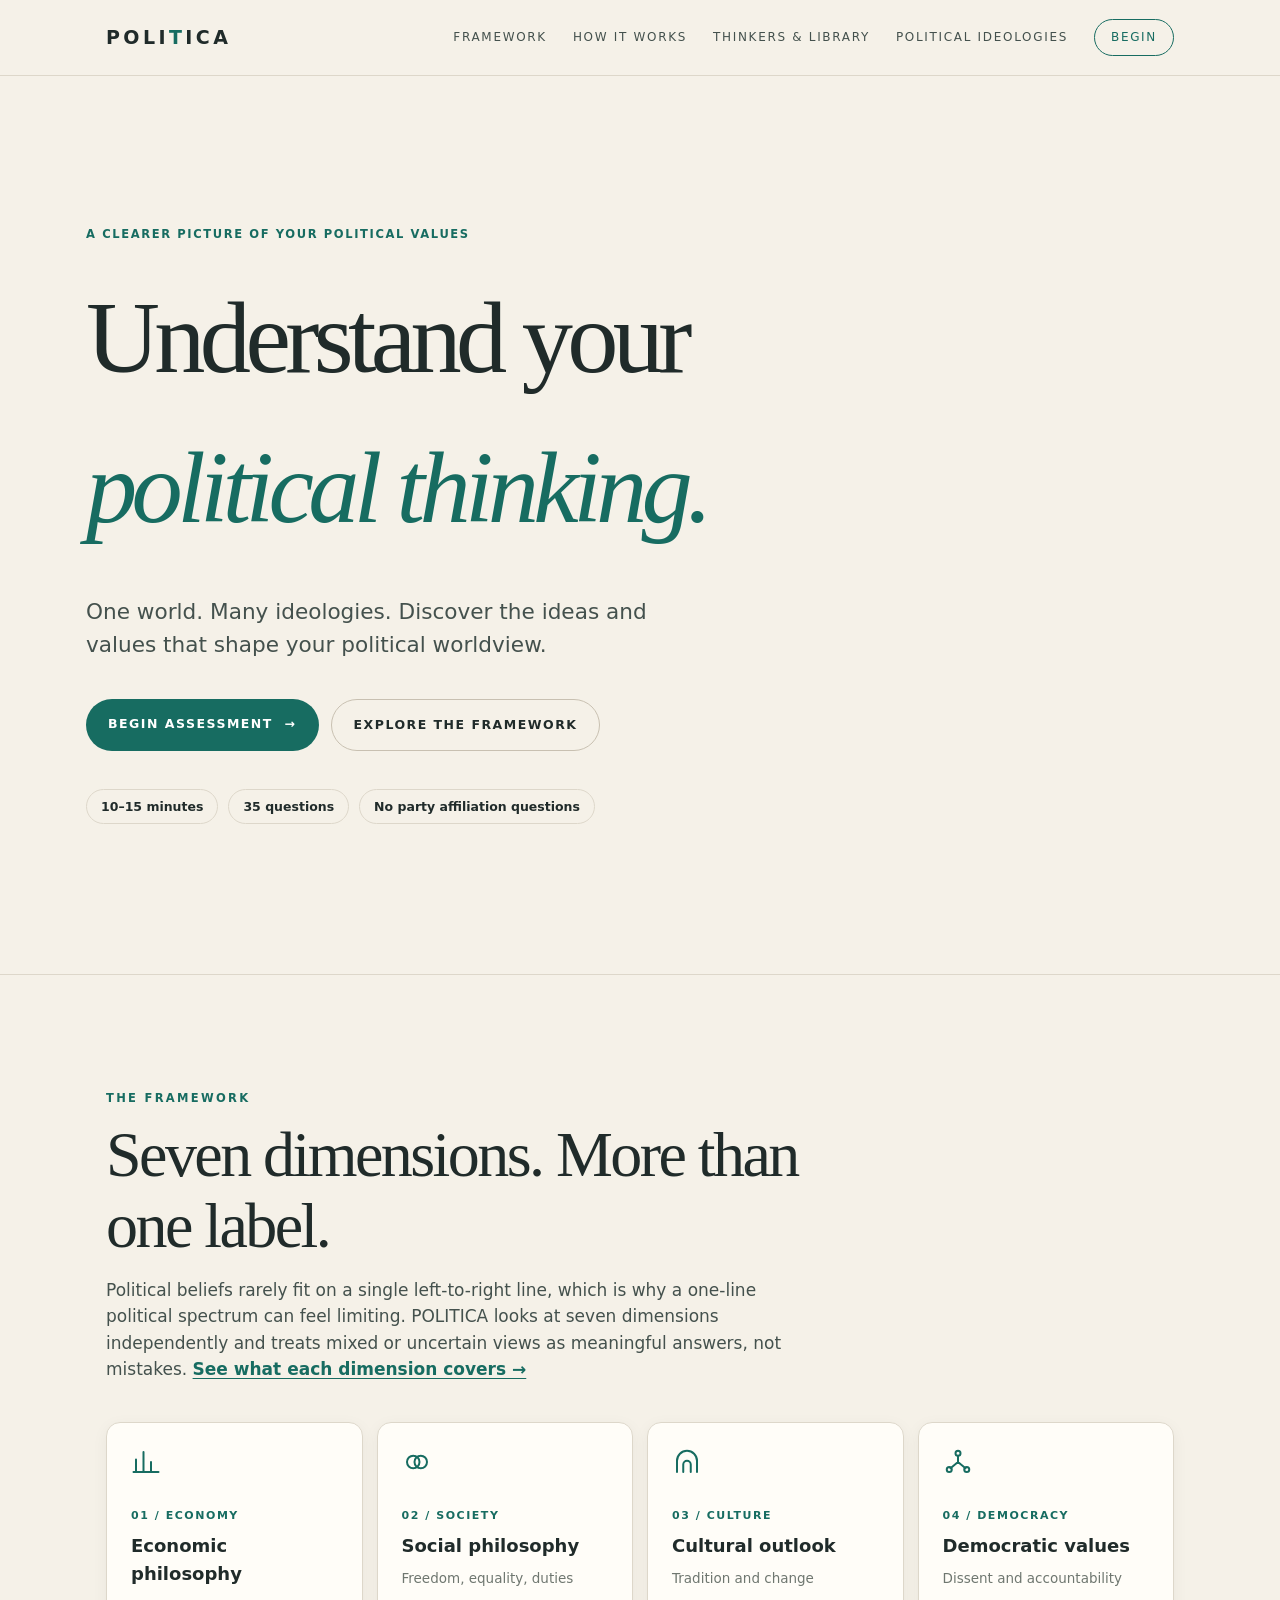
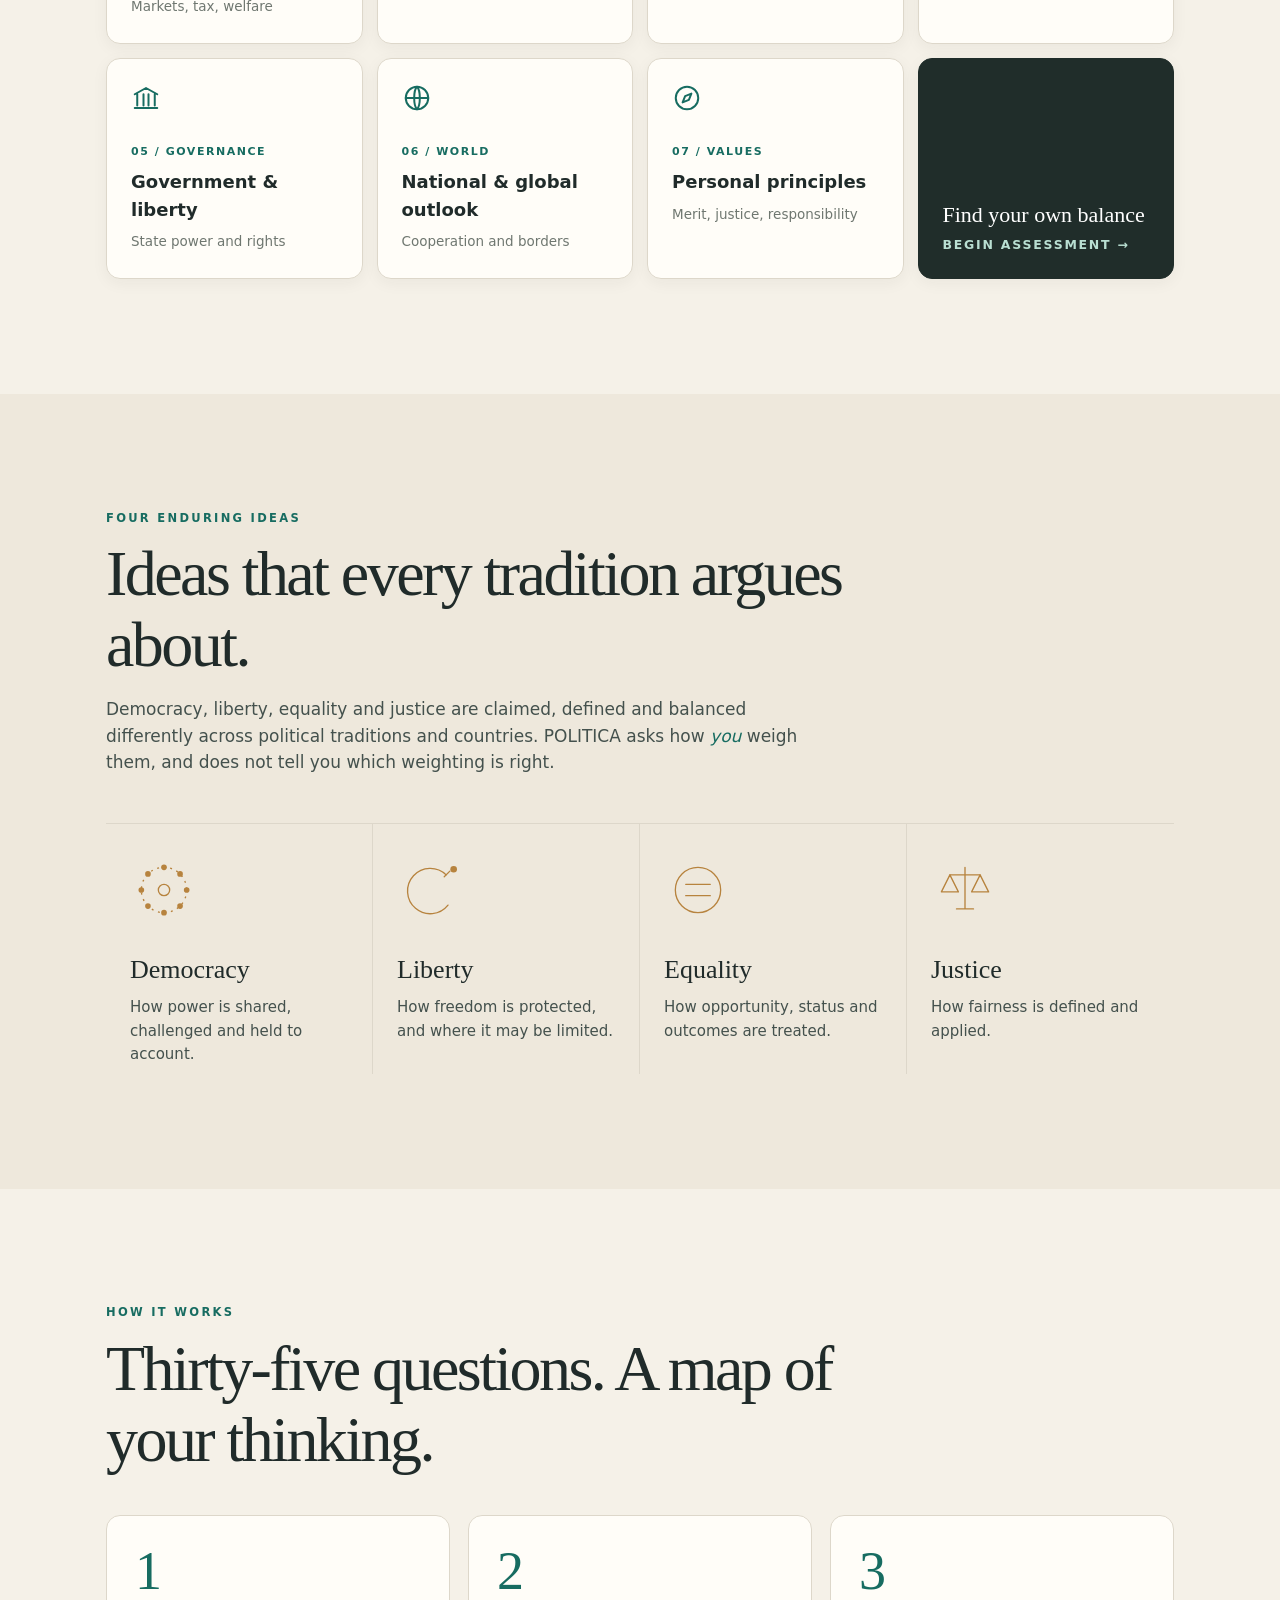
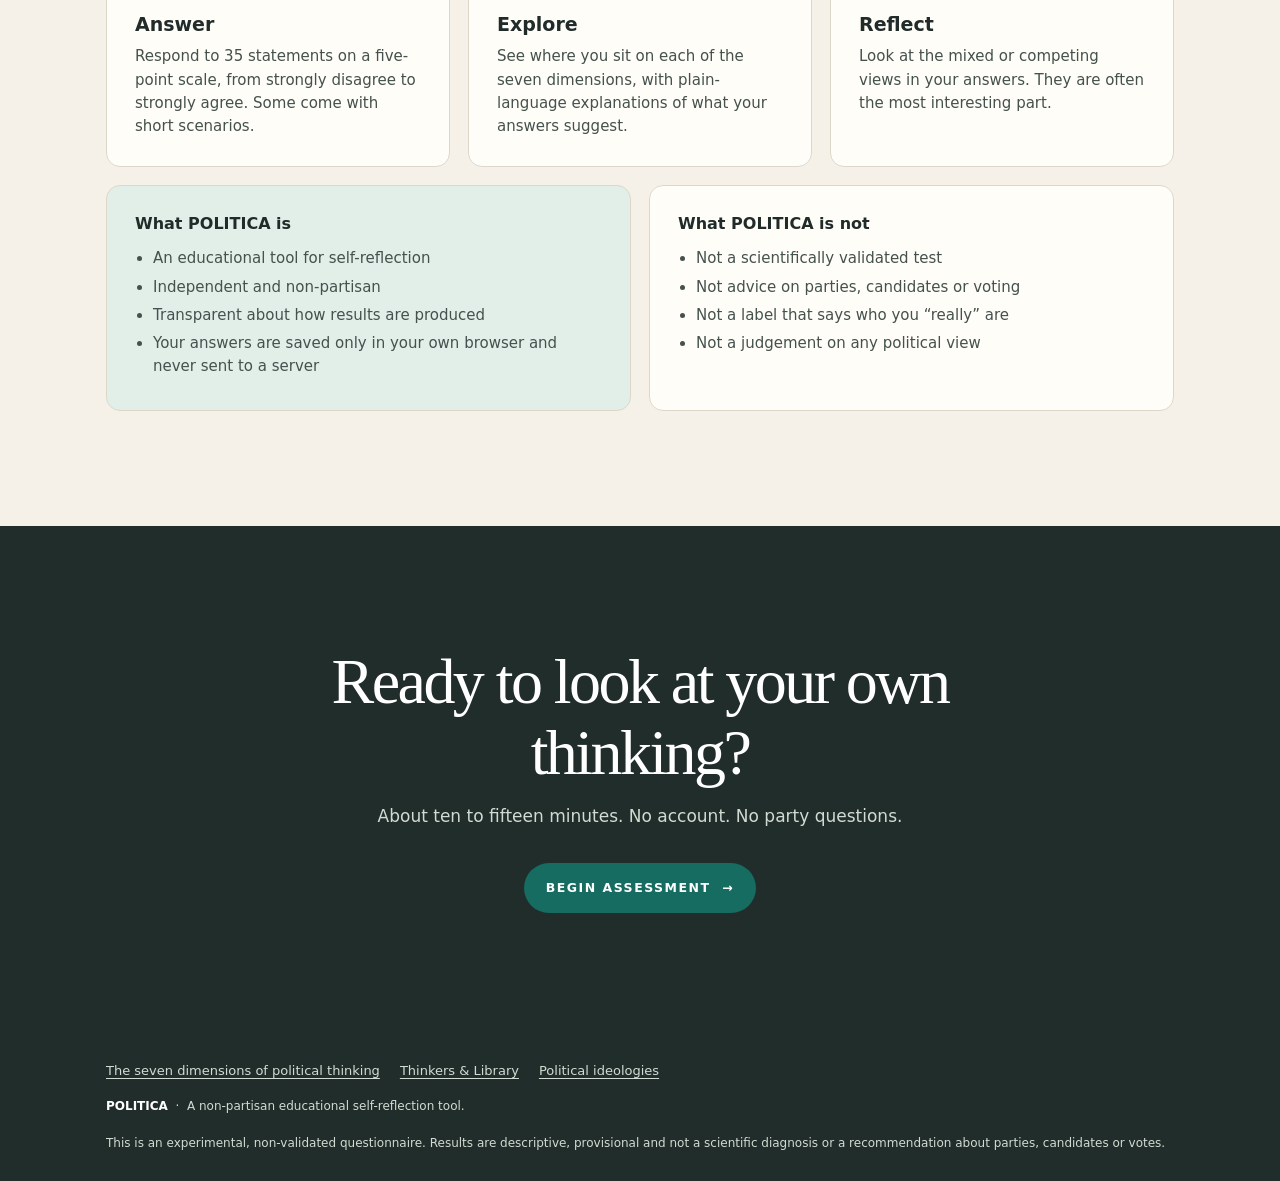
<file: index.html>
<!doctype html>
<html lang="en">
<head>
<meta charset="utf-8">
<meta name="viewport" content="width=device-width,initial-scale=1">
<meta name="google-site-verification" content="RsJRfWG9T9TKTQekdSb1oeIN9cOmg4EARWFVjfkve58">  
<title>POLITICA — Understand Your Political Thinking</title>
<meta name="description" content="A free, non-partisan political values assessment. Answer 35 questions and explore your views across seven dimensions, from economy to democracy.">
<link rel="canonical" href="https://politica-ynnr.onrender.com/">
<meta name="theme-color" content="#0a1220">
<link rel="icon" href="assets/favicon.svg" type="image/svg+xml">
<meta property="og:type" content="website">
<meta property="og:site_name" content="POLITICA">
<meta property="og:title" content="POLITICA — Understand Your Political Thinking">
<meta property="og:description" content="One world. Many ideologies. Discover the ideas and values that shape your political worldview.">
<meta property="og:url" content="https://politica-ynnr.onrender.com/">
<meta property="og:image" content="https://politica-ynnr.onrender.com/assets/og-image.png">
<meta property="og:image:width" content="1200">
<meta property="og:image:height" content="630">
<meta property="og:image:alt" content="POLITICA: a rotating dotted globe with network lines and the headline Understand your political thinking.">
<meta name="twitter:card" content="summary_large_image">
<meta name="twitter:title" content="POLITICA — Understand Your Political Thinking">
<meta name="twitter:description" content="One world. Many ideologies. Discover the ideas and values that shape your political worldview.">
<meta name="twitter:image" content="https://politica-ynnr.onrender.com/assets/og-image.png">
<script type="application/ld+json">{"@context":"https://schema.org","@graph":[{"@type":"WebSite","@id":"https://politica-ynnr.onrender.com/#website","name":"POLITICA","url":"https://politica-ynnr.onrender.com/","description":"A free, non-partisan political self-assessment exploring seven dimensions of political thinking.","inLanguage":"en"},{"@type":"WebApplication","@id":"https://politica-ynnr.onrender.com/assessment.html#app","name":"POLITICA political self-assessment","url":"https://politica-ynnr.onrender.com/assessment.html","applicationCategory":"EducationalApplication","operatingSystem":"Any","isAccessibleForFree":true,"inLanguage":"en","offers":{"@type":"Offer","price":"0","priceCurrency":"USD"},"isPartOf":{"@id":"https://politica-ynnr.onrender.com/#website"},"description":"A 35-question educational self-reflection tool covering economic, social, cultural, democratic, liberty, global and personal-values dimensions. Not scientifically validated and not a recommendation about parties or candidates."}]}</script>
<script>document.documentElement.classList.add('js')</script>
<link rel="stylesheet" href="css/base.css">
<link rel="stylesheet" href="css/tokens.css">
<link rel="stylesheet" href="css/components.css">
<link rel="stylesheet" href="css/landing.css">
<link rel="stylesheet" href="css/editorial.css">
</head>
<body class="landing">
<a class="skip" href="#main">Skip to main content</a>
<header class="topbar"><div class="wrap topinner"><a class="brand" href="/" aria-label="POLITICA home">POLI<span>T</span>ICA</a><nav class="topnav" aria-label="Primary"><a href="#framework">Framework</a><a href="#how">How it works</a><a href="thinkers-library.html">Thinkers &amp; Library</a><a href="ideologies.html">Political ideologies</a><a class="navcta" href="assessment.html">Begin</a></nav></div></header>

<section class="hero" id="top">
<canvas class="fx-particles" id="fxParticles" aria-hidden="true"></canvas>
<div class="hero-glow" aria-hidden="true"></div>
<div class="shapes" aria-hidden="true">
<div class="shape" style="--d:.9;left:4%;top:16%;--t:11s"><i><svg width="70" height="70" viewBox="0 0 80 80" fill="none" stroke="currentColor" stroke-width="1.2"><circle cx="40" cy="40" r="34"/><circle cx="40" cy="40" r="20" stroke-dasharray="3 5"/></svg></i></div>
<div class="shape" style="--d:1.5;left:44%;top:9%;--t:9s;--dl:-3s;color:rgba(232,183,90,.4)"><i><svg width="44" height="44" viewBox="0 0 48 48" fill="none" stroke="currentColor" stroke-width="1.2"><path d="M24 4l18 10v20L24 44 6 34V14z"/></svg></i></div>
<div class="shape" style="--d:.6;left:9%;top:68%;--t:13s;--dl:-6s"><i><svg width="96" height="96" viewBox="0 0 100 100" fill="none" stroke="currentColor" stroke-width="1"><path d="M50 8l42 76H8z"/></svg></i></div>
<div class="shape hide-sm" style="--d:1.2;left:52%;top:82%;--t:10s;--dl:-2s;color:rgba(232,183,90,.35)"><i><svg width="34" height="34" viewBox="0 0 40 40" fill="none" stroke="currentColor" stroke-width="1.2"><rect x="8" y="8" width="24" height="24" transform="rotate(45 20 20)"/></svg></i></div>
<div class="shape hide-sm" style="--d:.7;left:30%;top:46%;--t:14s;--dl:-8s"><i><svg width="26" height="26" viewBox="0 0 30 30" stroke="currentColor" stroke-width="1.2"><path d="M15 3v24M3 15h24"/></svg></i></div>
<div class="shape" style="--d:1.1;left:93%;top:20%;--t:12s;--dl:-4s"><i><svg width="52" height="52" viewBox="0 0 60 60" fill="none" stroke="currentColor" stroke-width="1.2"><circle cx="30" cy="30" r="26" stroke-dasharray="1 6"/><circle cx="30" cy="4" r="3" fill="currentColor"/></svg></i></div>
<div class="shape hide-sm" style="--d:.5;left:88%;top:78%;--t:15s;--dl:-1s"><i><svg width="80" height="80" viewBox="0 0 80 80" fill="none" stroke="currentColor" stroke-width="1"><path d="M10 60a30 30 0 0 1 60 0"/><path d="M22 60a18 18 0 0 1 36 0"/></svg></i></div>
</div>
<div class="wrap hero-grid">
<div class="hero-copy">
<div class="eyebrow reveal">A clearer picture of your political values</div>
<h1>Understand your <em>political thinking.</em></h1>
<p class="lede reveal" style="--d:700ms">One world. Many ideologies. Discover the ideas and values that shape your political worldview.</p>
<div class="cta-row reveal" style="--d:850ms"><a class="btn btn-primary btn-lg" id="beginBtn" href="assessment.html">Begin assessment&nbsp; →</a><a class="btn btn-ghost btn-lg" href="#framework">Explore the framework</a></div>
<div class="resume hidden" id="resumeBox" role="region" aria-label="Saved progress"><span id="resumeText" aria-live="polite"></span><button class="btn btn-ghost" id="resumeClear" type="button">Start over</button></div>
<div class="meta reveal" style="--d:1000ms"><span><b>10–15 minutes</b></span><span><b>35 questions</b></span><span><b>No party affiliation questions</b></span></div>
</div>
<div class="globe-wrap" id="globeWrap">
<div class="orbit o1" aria-hidden="true"></div><div class="orbit o2" aria-hidden="true"></div>
<canvas id="globe" aria-label="A slowly rotating dotted globe with glowing network lines. Drag to rotate." role="img"></canvas>
</div>
</div>
</section>

<main id="main">
<section class="section" id="framework"><div class="wrap">
<div class="kicker reveal">The framework</div>
<h2 class="reveal" style="--d:80ms">Seven dimensions. More than one label.</h2>
<p class="section-lede reveal" style="--d:140ms">Political beliefs rarely fit on a single left-to-right line, which is why a one-line political spectrum can feel limiting. POLITICA looks at seven dimensions independently and treats mixed or uncertain views as meaningful answers, not mistakes. <a class="textlink" href="seven-dimensions.html">See what each dimension covers →</a></p>
<div class="dimension-grid">
<div class="dim reveal" style="--d:0ms"><svg class="ico" viewBox="0 0 24 24" fill="none" stroke="currentColor" stroke-width="1.6" stroke-linecap="round" aria-hidden="true"><path d="M4 20V10M10 20V4M16 20v-8M2 20h20"/></svg><div class="num">01 / ECONOMY</div><h3>Economic philosophy</h3><small>Markets, tax, welfare</small></div>
<div class="dim reveal" style="--d:70ms"><svg class="ico" viewBox="0 0 24 24" fill="none" stroke="currentColor" stroke-width="1.6" aria-hidden="true"><circle cx="9" cy="12" r="5"/><circle cx="15" cy="12" r="5"/></svg><div class="num">02 / SOCIETY</div><h3>Social philosophy</h3><small>Freedom, equality, duties</small></div>
<div class="dim reveal" style="--d:140ms"><svg class="ico" viewBox="0 0 24 24" fill="none" stroke="currentColor" stroke-width="1.6" stroke-linecap="round" aria-hidden="true"><path d="M4 20V11a8 8 0 0 1 16 0v9M9 20v-6a3 3 0 0 1 6 0v6"/></svg><div class="num">03 / CULTURE</div><h3>Cultural outlook</h3><small>Tradition and change</small></div>
<div class="dim reveal" style="--d:210ms"><svg class="ico" viewBox="0 0 24 24" fill="none" stroke="currentColor" stroke-width="1.6" stroke-linecap="round" aria-hidden="true"><circle cx="12" cy="5" r="2"/><circle cx="5" cy="18" r="2"/><circle cx="19" cy="18" r="2"/><path d="M12 7v5M12 12l-6 5M12 12l6 5"/></svg><div class="num">04 / DEMOCRACY</div><h3>Democratic values</h3><small>Dissent and accountability</small></div>
<div class="dim reveal" style="--d:0ms"><svg class="ico" viewBox="0 0 24 24" fill="none" stroke="currentColor" stroke-width="1.6" stroke-linecap="round" stroke-linejoin="round" aria-hidden="true"><path d="M3 9l9-5 9 5M5 9v9M10 9v9M14 9v9M19 9v9M3 20h18"/></svg><div class="num">05 / GOVERNANCE</div><h3>Government &amp; liberty</h3><small>State power and rights</small></div>
<div class="dim reveal" style="--d:70ms"><svg class="ico" viewBox="0 0 24 24" fill="none" stroke="currentColor" stroke-width="1.6" stroke-linecap="round" aria-hidden="true"><circle cx="12" cy="12" r="9"/><path d="M3 12h18M12 3c3 3 3 15 0 18M12 3c-3 3-3 15 0 18"/></svg><div class="num">06 / WORLD</div><h3>National &amp; global outlook</h3><small>Cooperation and borders</small></div>
<div class="dim reveal" style="--d:140ms"><svg class="ico" viewBox="0 0 24 24" fill="none" stroke="currentColor" stroke-width="1.6" stroke-linejoin="round" aria-hidden="true"><circle cx="12" cy="12" r="9"/><path d="M15.5 8.5l-2 5-5 2 2-5z"/></svg><div class="num">07 / VALUES</div><h3>Personal principles</h3><small>Merit, justice, responsibility</small></div>
<a class="dim dim-cta reveal" style="--d:210ms" href="assessment.html"><span>Find your own balance</span><b>Begin assessment →</b></a>
</div>
</div></section>

<section class="section alt" id="ideas"><div class="wrap">
<div class="kicker reveal">Four enduring ideas</div>
<h2 class="reveal" style="--d:80ms">Ideas that every tradition argues about.</h2>
<p class="section-lede reveal" style="--d:140ms">Democracy, liberty, equality and justice are claimed, defined and balanced differently across political traditions and countries. POLITICA asks how <em>you</em> weigh them, and does not tell you which weighting is right.</p>
<div class="ideas">
<div class="idea reveal" style="--d:0ms"><svg viewBox="0 0 72 72" fill="none" stroke="currentColor" stroke-width="1.4" aria-hidden="true"><circle cx="36" cy="36" r="6"/><g fill="currentColor" stroke="none"><circle cx="60" cy="36" r="3"/><circle cx="53" cy="53" r="3"/><circle cx="36" cy="60" r="3"/><circle cx="19" cy="53" r="3"/><circle cx="12" cy="36" r="3"/><circle cx="19" cy="19" r="3"/><circle cx="36" cy="12" r="3"/><circle cx="53" cy="19" r="3"/></g><circle cx="36" cy="36" r="24" stroke-dasharray="2 5"/></svg><h3>Democracy</h3><p>How power is shared, challenged and held to account.</p></div>
<div class="idea reveal" style="--d:90ms"><svg viewBox="0 0 72 72" fill="none" stroke="currentColor" stroke-width="1.4" stroke-linecap="round" aria-hidden="true"><path d="M54 52A24 24 0 1 1 52 20"/><circle cx="60" cy="14" r="3.5" fill="currentColor" stroke="none"/><path d="M50 22l6-6"/></svg><h3>Liberty</h3><p>How freedom is protected, and where it may be limited.</p></div>
<div class="idea reveal" style="--d:180ms"><svg viewBox="0 0 72 72" fill="none" stroke="currentColor" stroke-width="1.4" stroke-linecap="round" aria-hidden="true"><circle cx="36" cy="36" r="24"/><path d="M23 30h26M23 42h26"/></svg><h3>Equality</h3><p>How opportunity, status and outcomes are treated.</p></div>
<div class="idea reveal" style="--d:270ms"><svg viewBox="0 0 72 72" fill="none" stroke="currentColor" stroke-width="1.4" stroke-linecap="round" stroke-linejoin="round" aria-hidden="true"><path d="M36 12v44M20 20h32M27 56h18"/><path d="M20 20l-9 18h18zM52 20l-9 18h18z"/></svg><h3>Justice</h3><p>How fairness is defined and applied.</p></div>
</div>
</div></section>

<section class="section" id="how"><div class="wrap">
<div class="kicker reveal">How it works</div>
<h2 class="reveal" style="--d:80ms">Thirty-five questions. A map of your thinking.</h2>
<div class="steps3">
<div class="step3 reveal" style="--d:0ms"><b>1</b><h3>Answer</h3><p>Respond to 35 statements on a five-point scale, from strongly disagree to strongly agree. Some come with short scenarios.</p></div>
<div class="step3 reveal" style="--d:100ms"><b>2</b><h3>Explore</h3><p>See where you sit on each of the seven dimensions, with plain-language explanations of what your answers suggest.</p></div>
<div class="step3 reveal" style="--d:200ms"><b>3</b><h3>Reflect</h3><p>Look at the mixed or competing views in your answers. They are often the most interesting part.</p></div>
</div>
<div class="promise reveal" style="--d:100ms">
<div><h3>What POLITICA is</h3><ul><li>An educational tool for self-reflection</li><li>Independent and non-partisan</li><li>Transparent about how results are produced</li><li>Your answers are saved only in your own browser and never sent to a server</li></ul></div>
<div><h3>What POLITICA is not</h3><ul><li>Not a scientifically validated test</li><li>Not advice on parties, candidates or voting</li><li>Not a label that says who you “really” are</li><li>Not a judgement on any political view</li></ul></div>
</div>
</div></section>

<section class="final"><div class="wrap">
<h2 class="reveal">Ready to look at your own thinking?</h2>
<p class="reveal" style="--d:100ms">About ten to fifteen minutes. No account. No party questions.</p>
<div class="reveal" style="--d:200ms"><a class="btn btn-primary btn-lg" href="assessment.html">Begin assessment&nbsp; →</a></div>
</div></section>
</main>

<footer class="footer"><div class="wrap"><nav class="footer-links" aria-label="Guides"><a href="seven-dimensions.html">The seven dimensions of political thinking</a><a href="thinkers-library.html">Thinkers &amp; Library</a><a href="ideologies.html">Political ideologies</a></nav><strong>POLITICA</strong> &nbsp;·&nbsp; A non-partisan educational self-reflection tool.<br><br>This is an experimental, non-validated questionnaire. Results are descriptive, provisional and not a scientific diagnosis or a recommendation about parties, candidates or votes.</div></footer>

<script src="js/questions.js"></script>
<script src="js/scoring.js"></script>
<script src="js/storage.js"></script>
<script src="js/landing.js"></script>
<script src="js/fx.js" defer></script>
<script src="js/globe.js" defer></script>
<script src="js/transition.js" defer></script>
</body>
</html>
</file>
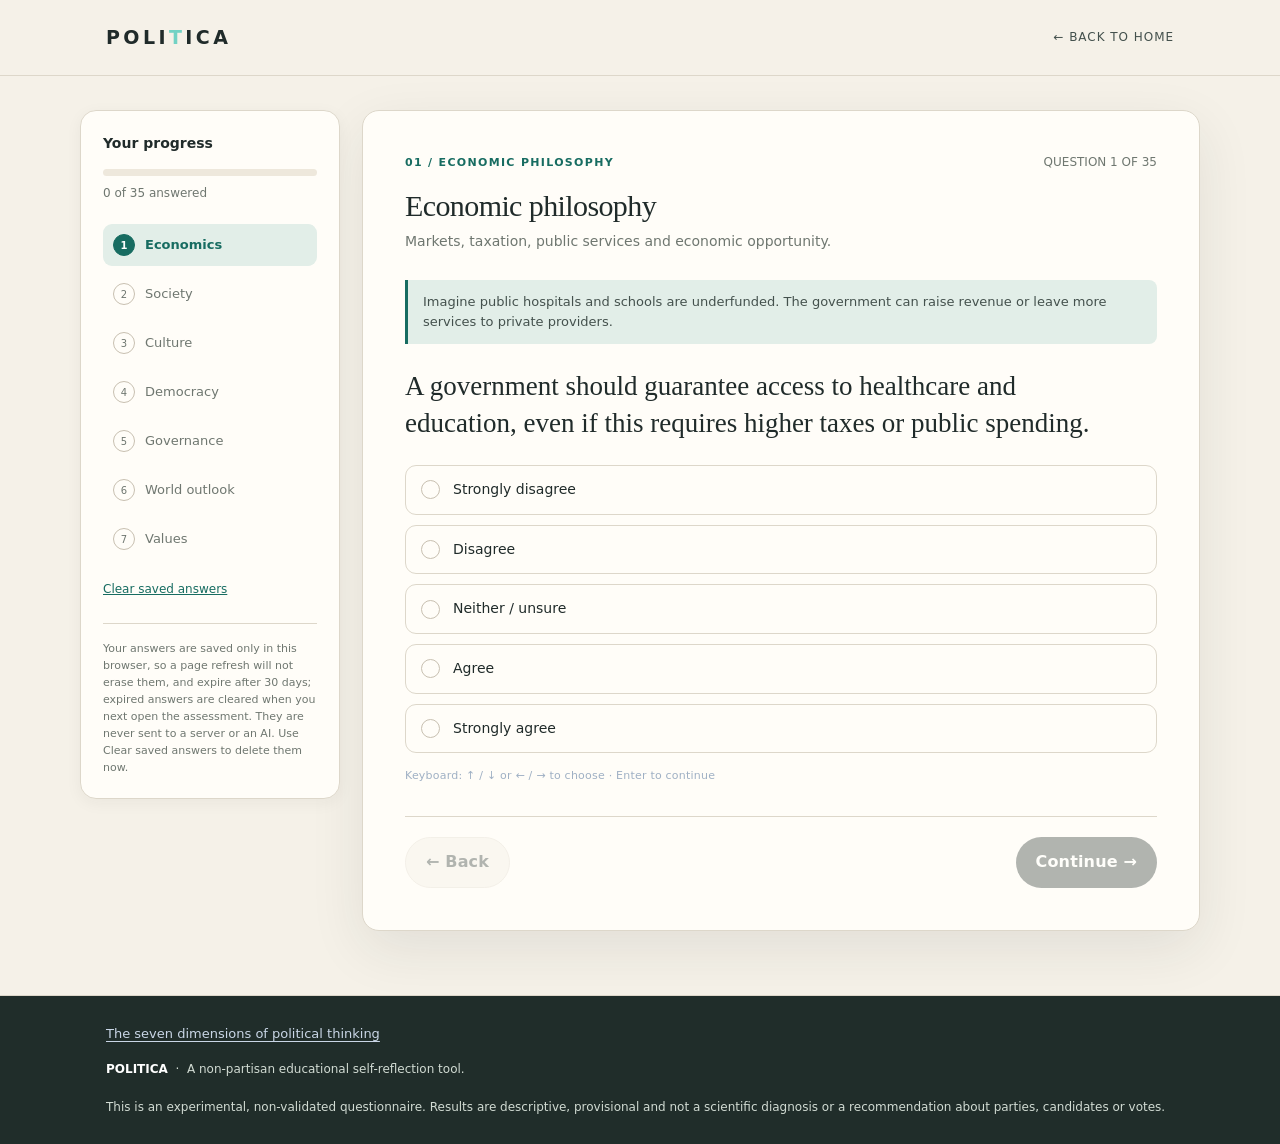
<file: assessment.html>
<!doctype html>
<html lang="en">
<head>
<meta charset="utf-8">
<meta name="viewport" content="width=device-width,initial-scale=1">
<meta name="theme-color" content="#101b2d">
<title>Political Values Assessment: 35 Questions | POLITICA</title>
<meta name="description" content="Take the free POLITICA political beliefs quiz: 35 statements, seven dimensions, no account. Answers stay in your browser. Experimental, non-validated.">
<link rel="canonical" href="https://politica-ynnr.onrender.com/assessment.html">
<link rel="icon" href="assets/favicon.svg" type="image/svg+xml">
<meta property="og:type" content="website">
<meta property="og:site_name" content="POLITICA">
<meta property="og:title" content="Political Values Assessment — POLITICA">
<meta property="og:description" content="35 statements across seven dimensions of political thinking. Free, non-partisan and experimental.">
<meta property="og:url" content="https://politica-ynnr.onrender.com/assessment.html">
<meta property="og:image" content="https://politica-ynnr.onrender.com/assets/og-image.png">
<meta property="og:image:width" content="1200">
<meta property="og:image:height" content="630">
<meta property="og:image:alt" content="POLITICA: a rotating dotted globe with network lines and the headline Understand your political thinking.">
<meta name="twitter:card" content="summary_large_image">
<meta name="twitter:title" content="Political Values Assessment — POLITICA">
<meta name="twitter:description" content="35 statements across seven dimensions of political thinking. Free, non-partisan and experimental.">
<meta name="twitter:image" content="https://politica-ynnr.onrender.com/assets/og-image.png">
<script type="application/ld+json">{"@context":"https://schema.org","@type":"BreadcrumbList","itemListElement":[{"@type":"ListItem","position":1,"name":"POLITICA","item":"https://politica-ynnr.onrender.com/"},{"@type":"ListItem","position":2,"name":"Assessment","item":"https://politica-ynnr.onrender.com/assessment.html"}]}</script>
<script>try{if(sessionStorage.getItem("politica.tx")==="1"&&!matchMedia("(prefers-reduced-motion: reduce)").matches)document.documentElement.classList.add("arrive");sessionStorage.removeItem("politica.tx")}catch(e){}</script>
<link rel="stylesheet" href="css/base.css">
<link rel="stylesheet" href="css/tokens.css">
<link rel="stylesheet" href="css/components.css">
<link rel="stylesheet" href="css/assessment.css">
<link rel="stylesheet" href="css/assessment-editorial.css">
</head>
<body class="assess">
<div class="tx arrival" aria-hidden="true"><div class="tx-center"><svg class="tx-emblem" viewBox="0 0 200 200"><circle cx="100" cy="100" r="90" pathLength="1"/><ellipse cx="100" cy="100" rx="36" ry="90" pathLength="1"/><ellipse cx="100" cy="100" rx="68" ry="90" pathLength="1"/><path d="M10 100h180M22 60h156M22 140h156" pathLength="1"/></svg><div class="tx-word">POLI<span>T</span>ICA</div><div class="tx-sub">Understand your political thinking</div></div></div>
<a class="skip" href="#main">Skip to main content</a>
<header class="topbar"><div class="wrap topinner"><a class="brand" href="/" aria-label="POLITICA home">POLI<span>T</span>ICA</a><a class="topnote" href="/">← Back to home</a></div></header>
<main id="main">
<section class="assessment wrap" id="assessment">
<h1 class="sr-only">POLITICA political values assessment</h1>
<div class="quiz-shell">
<aside class="side" aria-label="Assessment progress"><h3>Your progress</h3><div class="progress-track" id="progressTrack" role="progressbar" aria-label="Questions answered" aria-valuemin="0" aria-valuemax="35" aria-valuenow="0"><div class="progress-fill" id="progressFill"></div></div><div class="progress-copy" id="progressCopy">0 of 35 answered</div><div class="steps" id="steps" role="group" aria-label="Assessment sections"></div><button class="linkbtn" onclick="startOver()">Clear saved answers</button><div class="privacy">Your answers are saved only in this browser, so a page refresh will not erase them, and expire after 30 days; expired answers are cleared when you next open the assessment. They are never sent to a server or an AI. Use Clear saved answers to delete them now.</div></aside><div class="quiz-card" id="quizCard"></div><p class="sr-only" id="question-announcer" role="status" aria-live="polite" aria-atomic="true"></p>
</div>
<noscript><p>The POLITICA assessment needs JavaScript. It presents 35 statements on a five-point scale across seven dimensions of political thinking: economic philosophy, social philosophy, cultural outlook, democratic values, government and liberty, national and global outlook, and personal principles. It is an experimental, non-validated tool for self-reflection, and answers are stored only in your own browser. <a href="/">Back to the POLITICA home page</a>.</p></noscript></section>
<section class="results wrap hidden" id="results"></section>
</main>
<footer class="footer"><div class="wrap"><nav class="footer-links" aria-label="Guides"><a href="seven-dimensions.html">The seven dimensions of political thinking</a></nav><strong>POLITICA</strong> &nbsp;·&nbsp; A non-partisan educational self-reflection tool.<br><br>This is an experimental, non-validated questionnaire. Results are descriptive, provisional and not a scientific diagnosis or a recommendation about parties, candidates or votes.</div></footer>
<div class="toast" id="toast" role="status" aria-live="polite"></div>
<script src="js/questions.js"></script>
<script src="js/scoring.js"></script>
<script src="js/storage.js"></script>

<script src="js/thinkers.js"></script>
<script src="js/books.js"></script>
<script src="js/matching.js"></script>

<script src="js/render.js"></script>
<script src="js/app.js"></script>
<script src="js/arrive.js"></script>
</body>
</html>
</file>
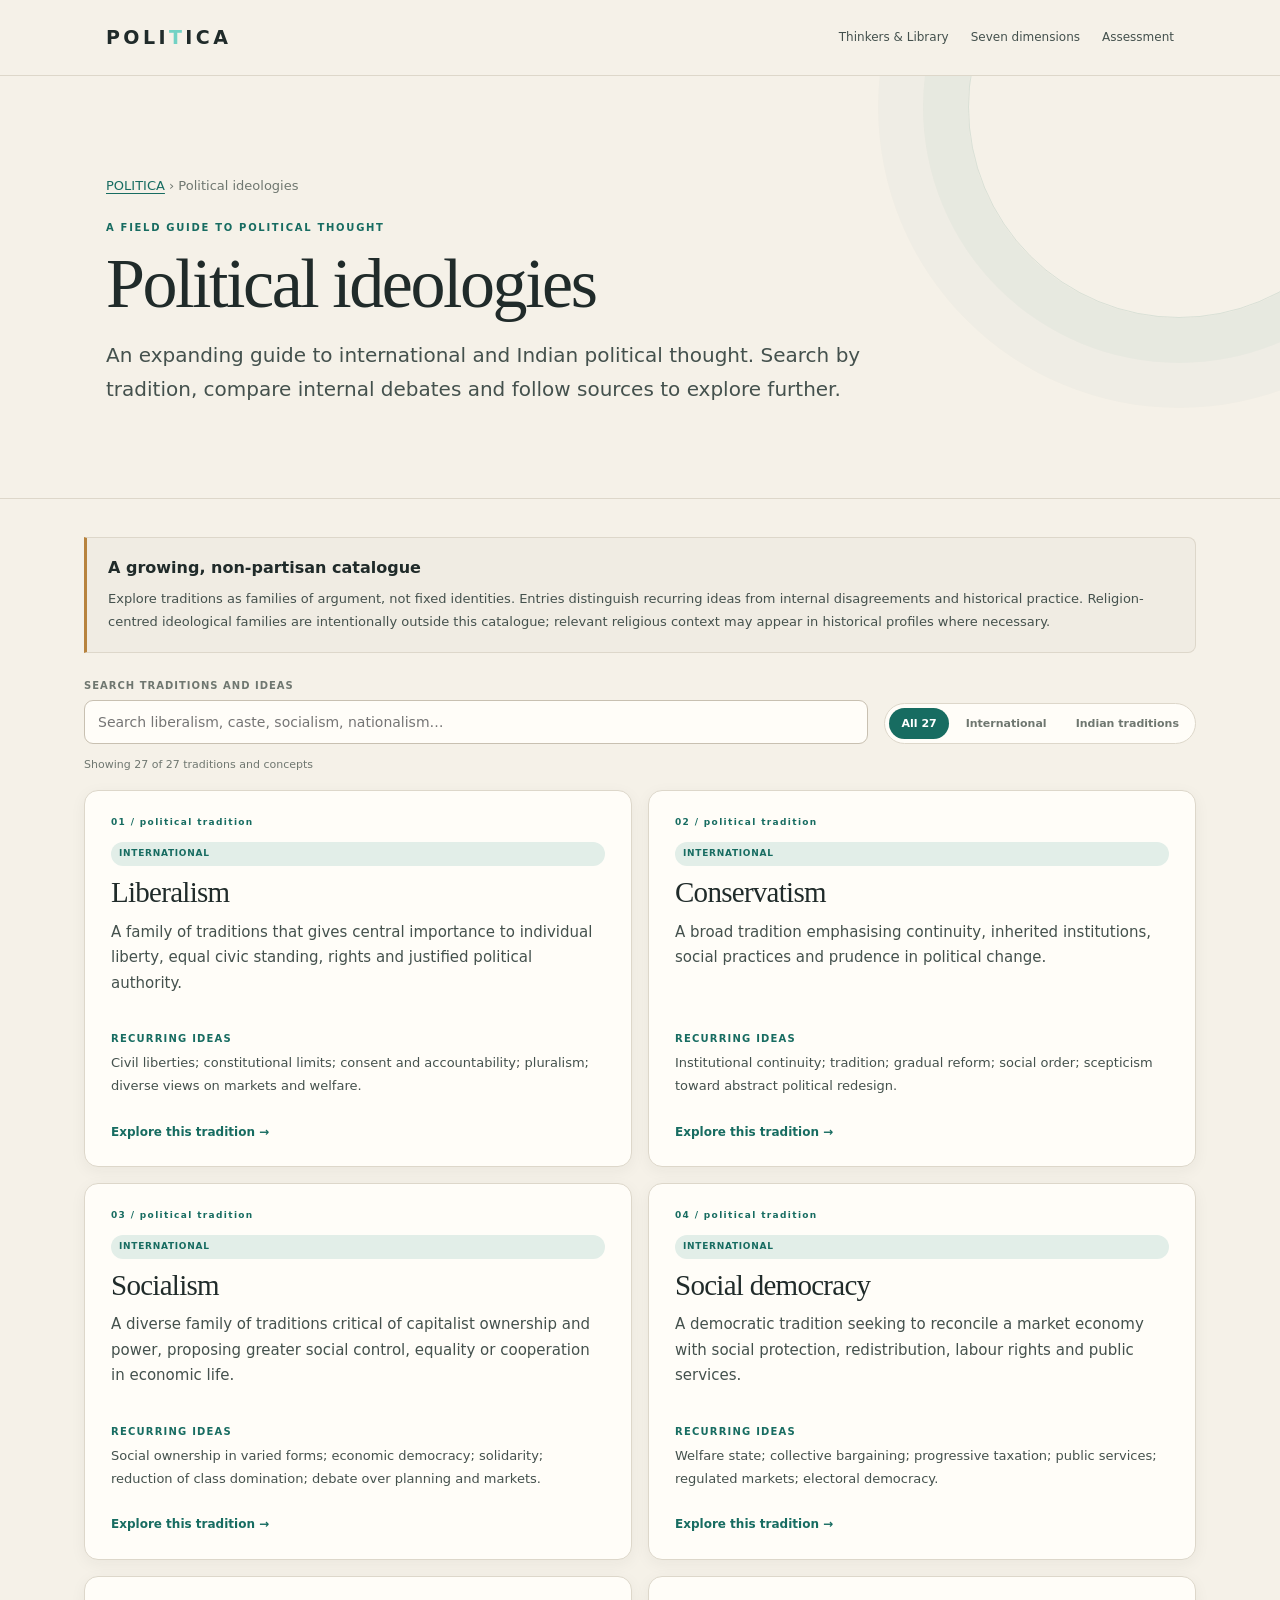
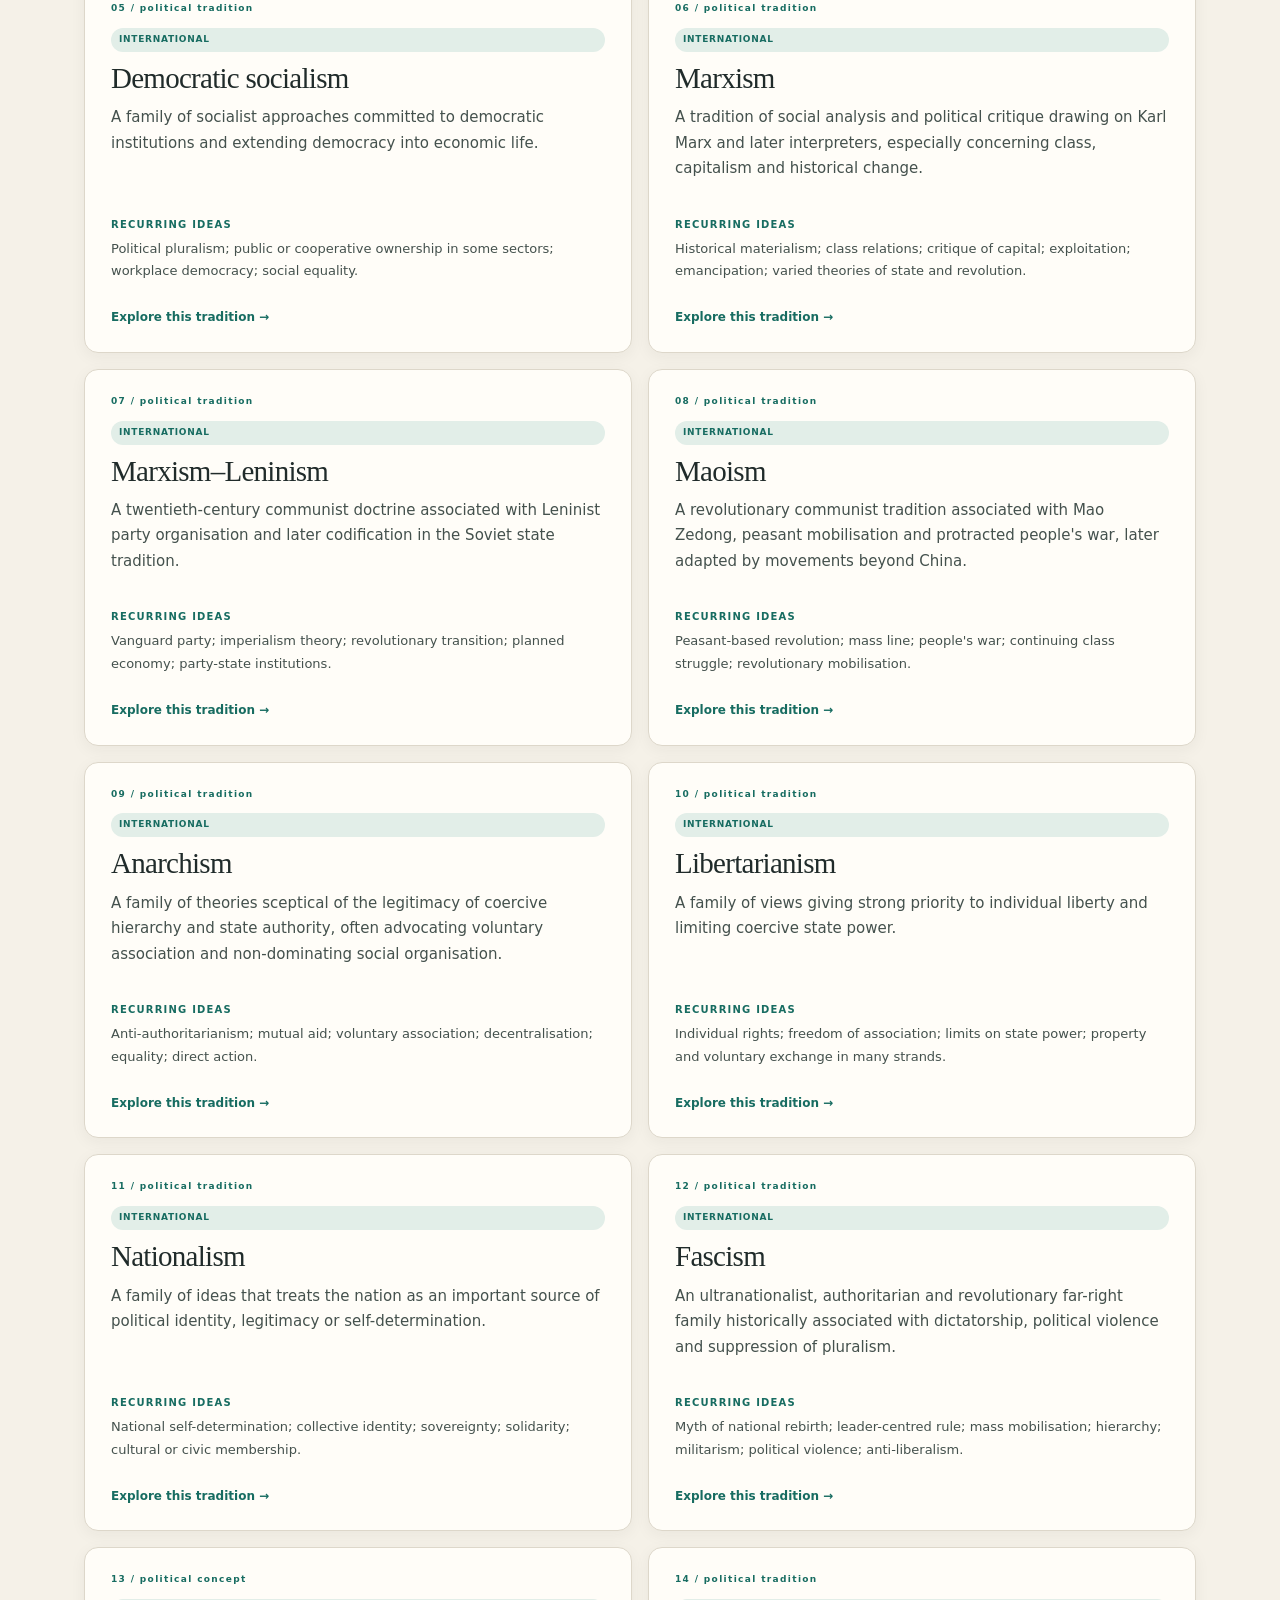
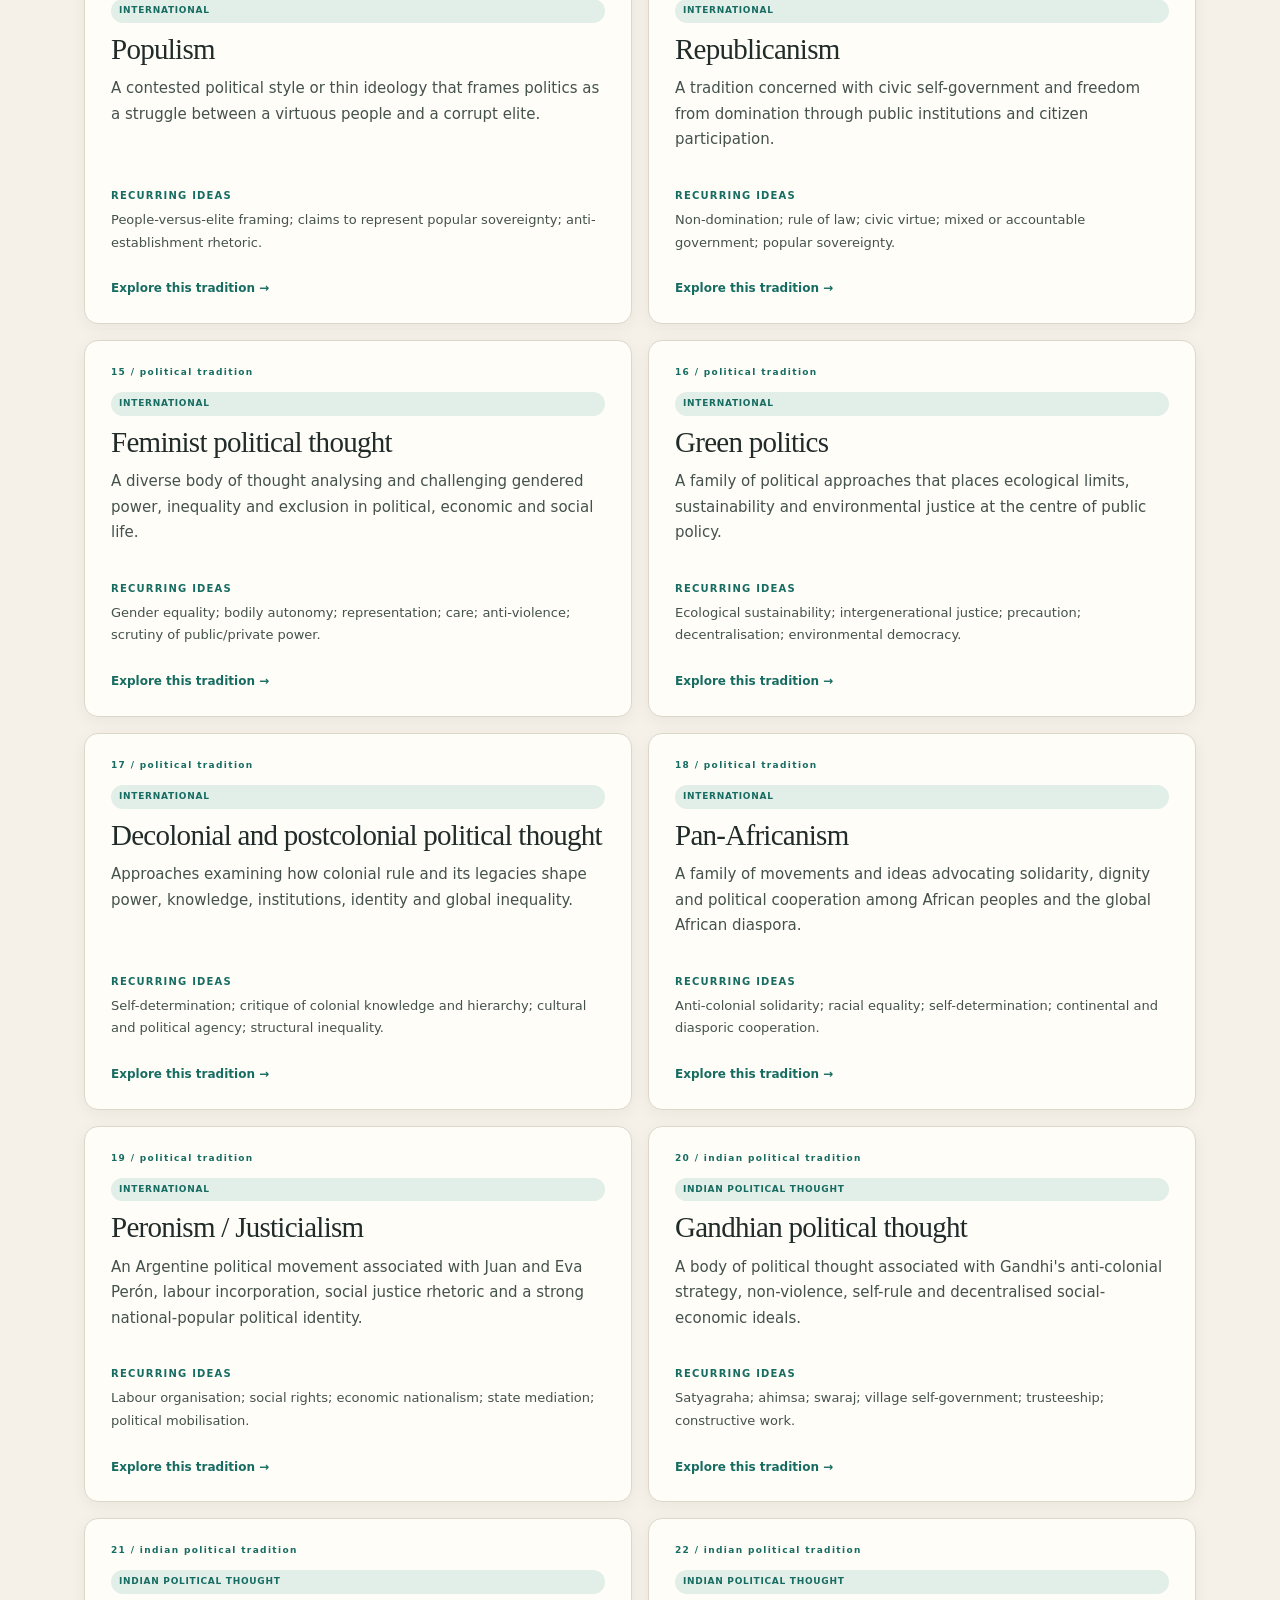
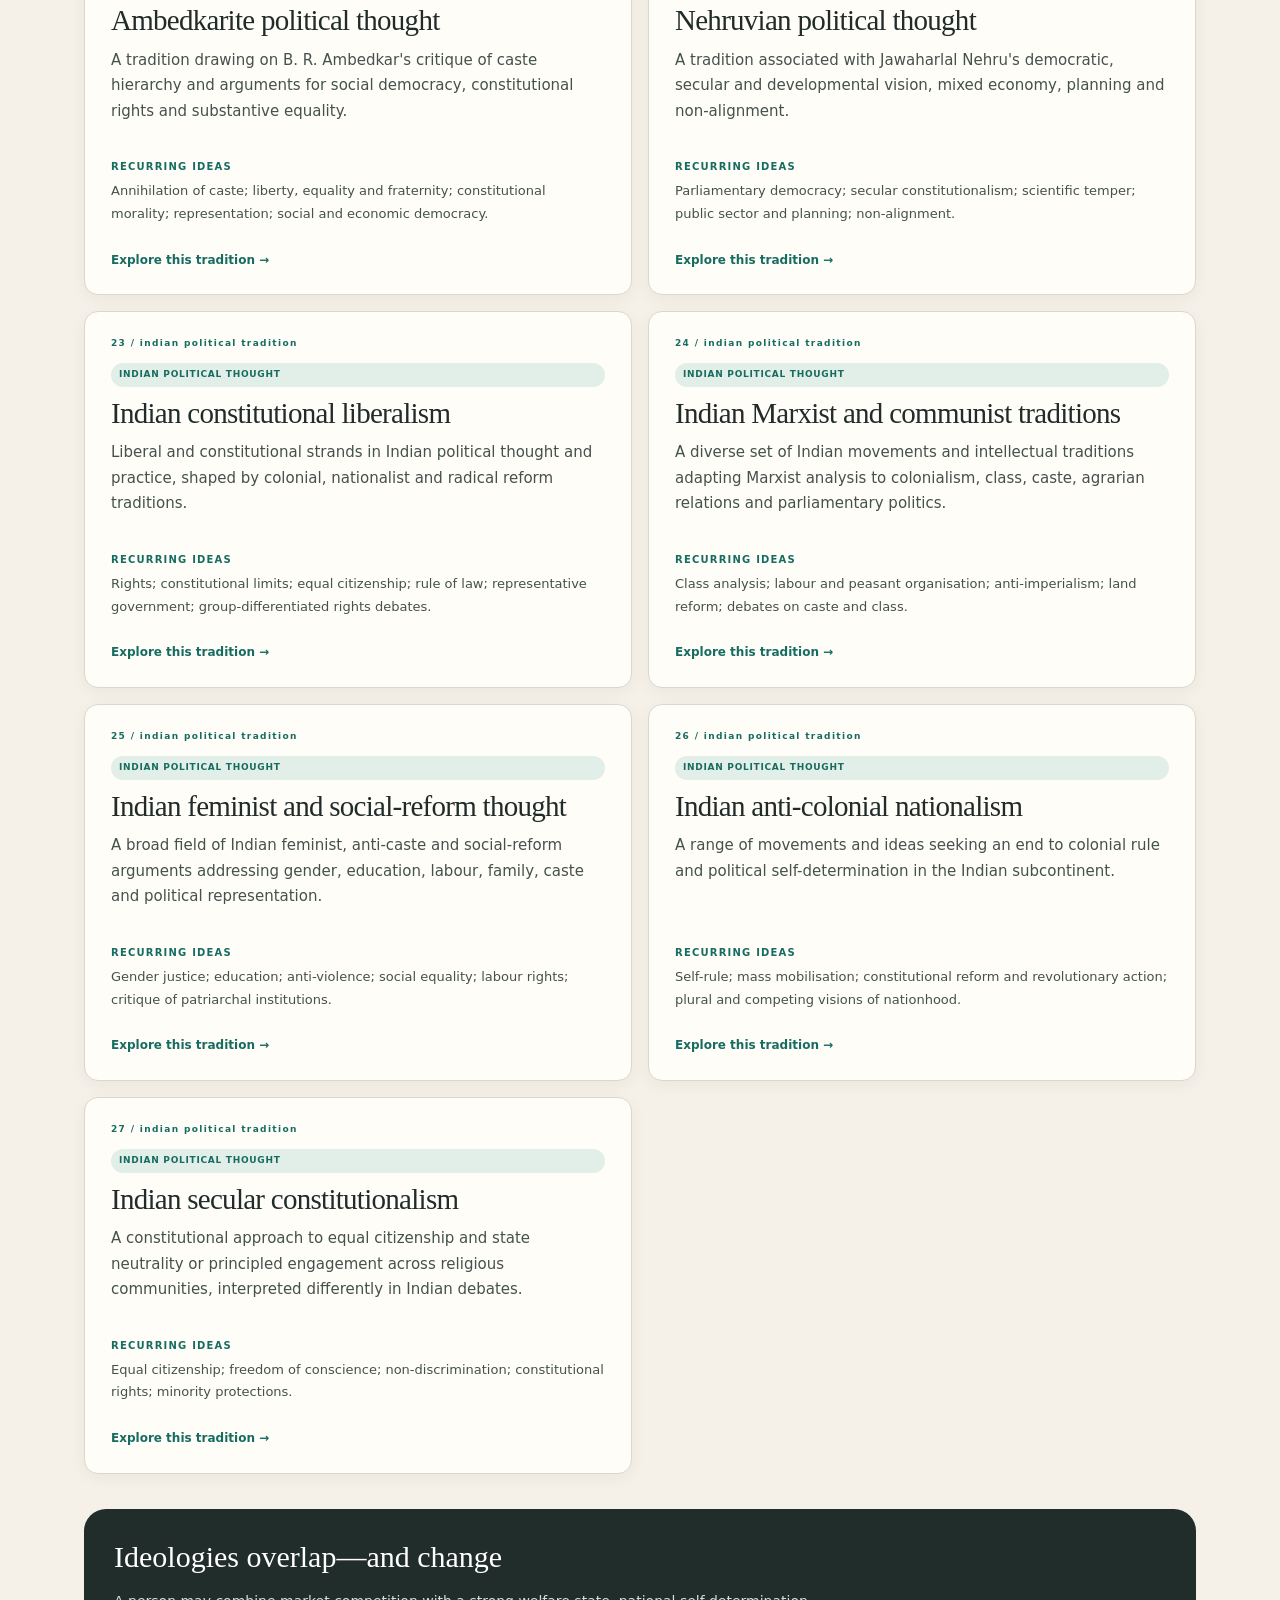
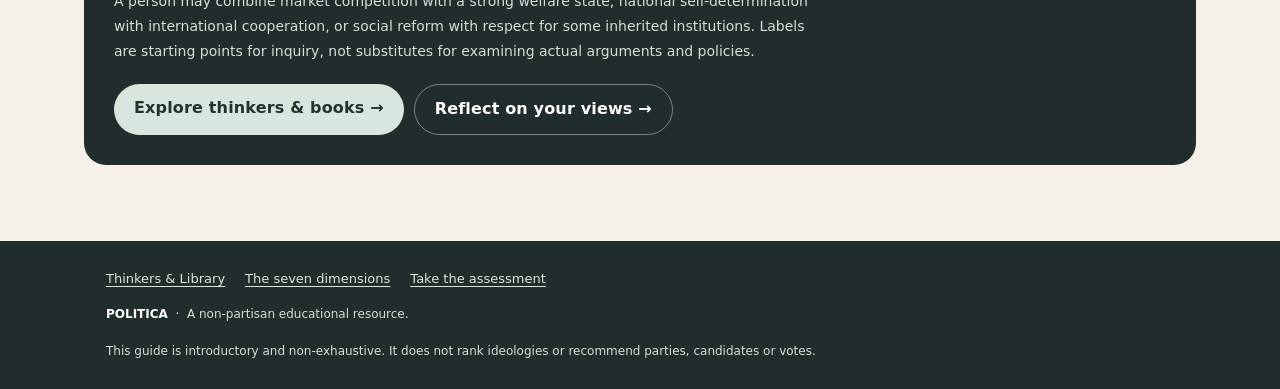
<file: ideologies.html>
<!doctype html>
<html lang="en">
<head>
<meta charset="utf-8">
<meta name="viewport" content="width=device-width,initial-scale=1">
<meta name="theme-color" content="#f5f1e8">
<title>Political Ideologies Explained | POLITICA</title>
<meta name="description" content="Search 27 international and Indian political traditions, compare debates and explore linked sources.">
<link rel="canonical" href="https://politica-ynnr.onrender.com/ideologies.html">
<link rel="icon" href="assets/favicon.svg" type="image/svg+xml">
<link rel="stylesheet" href="css/base.css">
<link rel="stylesheet" href="css/tokens.css">
<link rel="stylesheet" href="css/components.css">
<link rel="stylesheet" href="css/article.css">
<link rel="stylesheet" href="css/ideologies.css">
</head>
<body class="article ideology-page">
<a class="skip" href="#main">Skip to main content</a>
<header class="topbar"><div class="wrap topinner"><a class="brand" href="/" aria-label="POLITICA home">POLI<span>T</span>ICA</a><nav class="ideology-nav" aria-label="Main navigation"><a href="thinkers-library.html">Thinkers &amp; Library</a><a href="seven-dimensions.html">Seven dimensions</a><a href="assessment.html">Assessment</a></nav></div></header>
<section class="ahero"><div class="wrap">
<p class="crumbs"><a href="/">POLITICA</a> › Political ideologies</p>
<p class="ideology-kicker">A field guide to political thought</p>
<h1>Political ideologies</h1>
<p class="alede">An expanding guide to international and Indian political thought. Search by tradition, compare internal debates and follow sources to explore further.</p>
</div></section>
<main id="main" class="ideology-content">
<div class="ideology-note"><strong>A growing, non-partisan catalogue</strong><p>Explore traditions as families of argument, not fixed identities. Entries distinguish recurring ideas from internal disagreements and historical practice. Religion-centred ideological families are intentionally outside this catalogue; relevant religious context may appear in historical profiles where necessary.</p></div>
<div class="ideology-toolbar">
<label class="ideology-search"><span>Search traditions and ideas</span><input id="ideology-search" type="search" placeholder="Search liberalism, caste, socialism, nationalism…" autocomplete="off"></label>
<div class="ideology-filters" role="group" aria-label="Catalogue region">
<button type="button" class="ideology-filter active" data-scope="all" aria-pressed="true">All <span id="ideology-count-all"></span></button>
<button type="button" class="ideology-filter" data-scope="international" aria-pressed="false">International</button>
<button type="button" class="ideology-filter" data-scope="india" aria-pressed="false">Indian traditions</button>
</div>
</div>
<p id="ideology-count" class="ideology-count" aria-live="polite"></p>
<div id="ideology-grid" class="ideology-grid" aria-live="polite"></div>
<p id="ideology-empty" class="ideology-empty" hidden>No entries match that search. Try a broader term.</p>
<section class="ideology-bottom"><h2>Ideologies overlap—and change</h2><p>A person may combine market competition with a strong welfare state, national self-determination with international cooperation, or social reform with respect for some inherited institutions. Labels are starting points for inquiry, not substitutes for examining actual arguments and policies.</p><div class="ideology-actions"><a class="btn btn-primary" href="thinkers-library.html">Explore thinkers &amp; books →</a><a class="btn btn-ghost" href="assessment.html">Reflect on your views →</a></div></section>
</main>
<footer class="footer"><div class="wrap"><nav class="footer-links" aria-label="Guides"><a href="thinkers-library.html">Thinkers &amp; Library</a><a href="seven-dimensions.html">The seven dimensions</a><a href="assessment.html">Take the assessment</a></nav><strong>POLITICA</strong> &nbsp;·&nbsp; A non-partisan educational resource.<br><br>This guide is introductory and non-exhaustive. It does not rank ideologies or recommend parties, candidates or votes.</div></footer>
<script src="js/ideologies.js"></script>
</body></html>
</file>
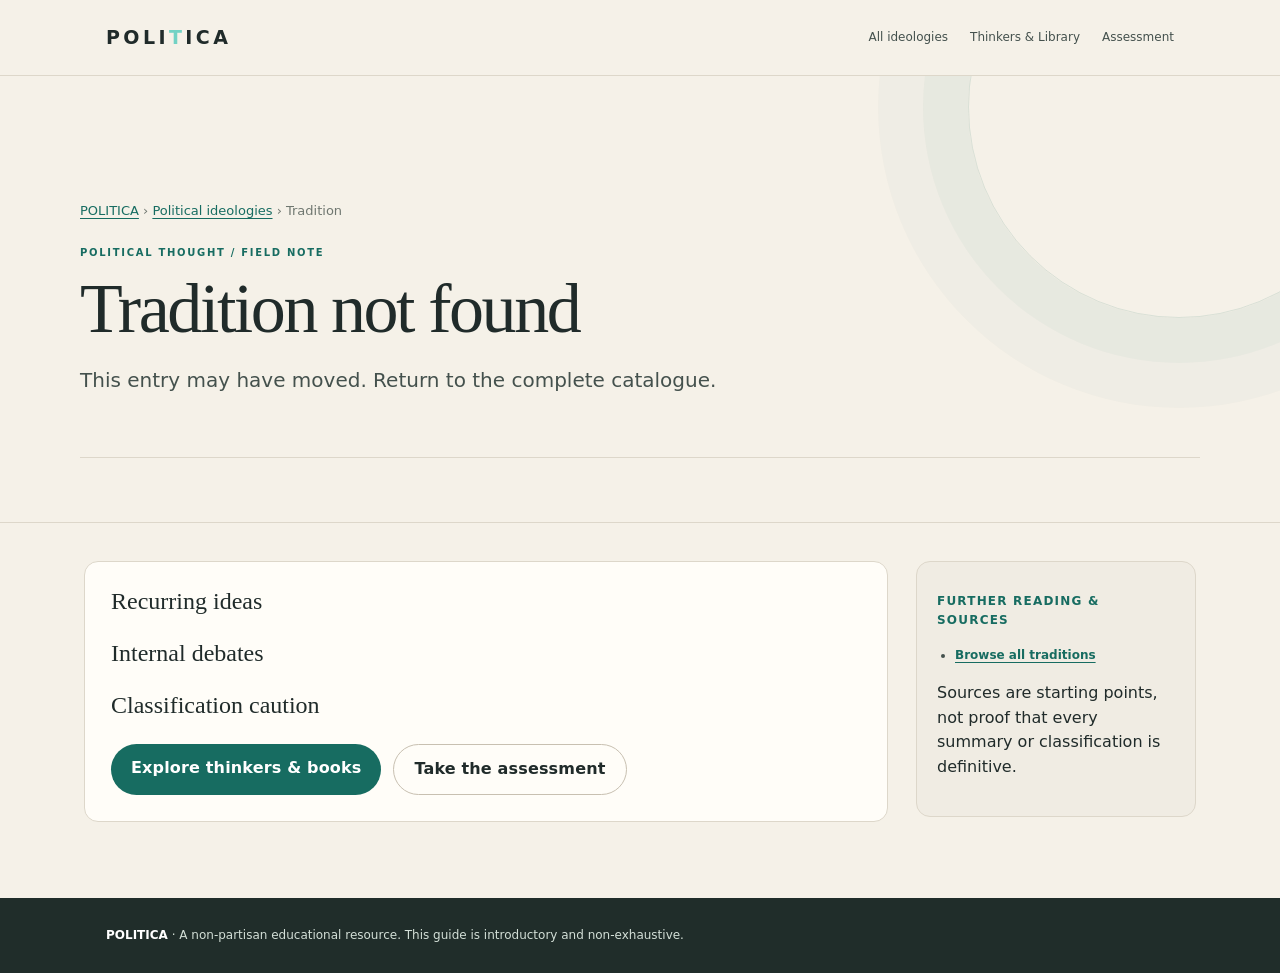
<file: ideology.html>
<!doctype html>
<html lang="en"><head><meta charset="utf-8"><meta name="viewport" content="width=device-width,initial-scale=1"><meta name="theme-color" content="#f5f1e8"><title>Political Tradition | POLITICA</title><meta name="description" content="Explore a political tradition, its recurring ideas, internal debates and sources."><link rel="icon" href="assets/favicon.svg" type="image/svg+xml"><link rel="stylesheet" href="css/base.css"><link rel="stylesheet" href="css/tokens.css"><link rel="stylesheet" href="css/components.css"><link rel="stylesheet" href="css/article.css"><link rel="stylesheet" href="css/ideologies.css"></head>
<body class="article ideology-page"><a class="skip" href="#main">Skip to main content</a><header class="topbar"><div class="wrap topinner"><a class="brand" href="/" aria-label="POLITICA home">POLI<span>T</span>ICA</a><nav class="ideology-nav" aria-label="Main navigation"><a href="ideologies.html">All ideologies</a><a href="thinkers-library.html">Thinkers &amp; Library</a><a href="assessment.html">Assessment</a></nav></div></header>
<section class="ahero"><div class="wrap ideology-detail-hero"><p class="crumbs"><a href="/">POLITICA</a> › <a href="ideologies.html">Political ideologies</a> › <span id="detail-crumb">Tradition</span></p><p class="ideology-kicker">Political thought / field note</p><h1 id="detail-title">Loading…</h1><p class="alede" id="detail-summary"></p></div></section>
<main id="main" class="ideology-content"><div class="ideology-detail-layout"><article class="ideology-detail-card"><h2>Recurring ideas</h2><p id="detail-ideas"></p><h2>Internal debates</h2><p id="detail-debates"></p><h2>Classification caution</h2><p id="detail-caution"></p><div class="ideology-detail-actions"><a class="btn btn-primary" href="thinkers-library.html">Explore thinkers &amp; books</a><a class="btn btn-ghost" href="assessment.html">Take the assessment</a></div></article><aside class="ideology-detail-aside"><h2>Further reading &amp; sources</h2><ul class="ideology-source-list" id="detail-sources"><li>Loading sources…</li></ul><p class="sub">Sources are starting points, not proof that every summary or classification is definitive.</p></aside></div></main>
<footer class="footer"><div class="wrap"><strong>POLITICA</strong> · A non-partisan educational resource. This guide is introductory and non-exhaustive.</div></footer><script src="js/ideology-detail.js"></script></body></html>
</file>
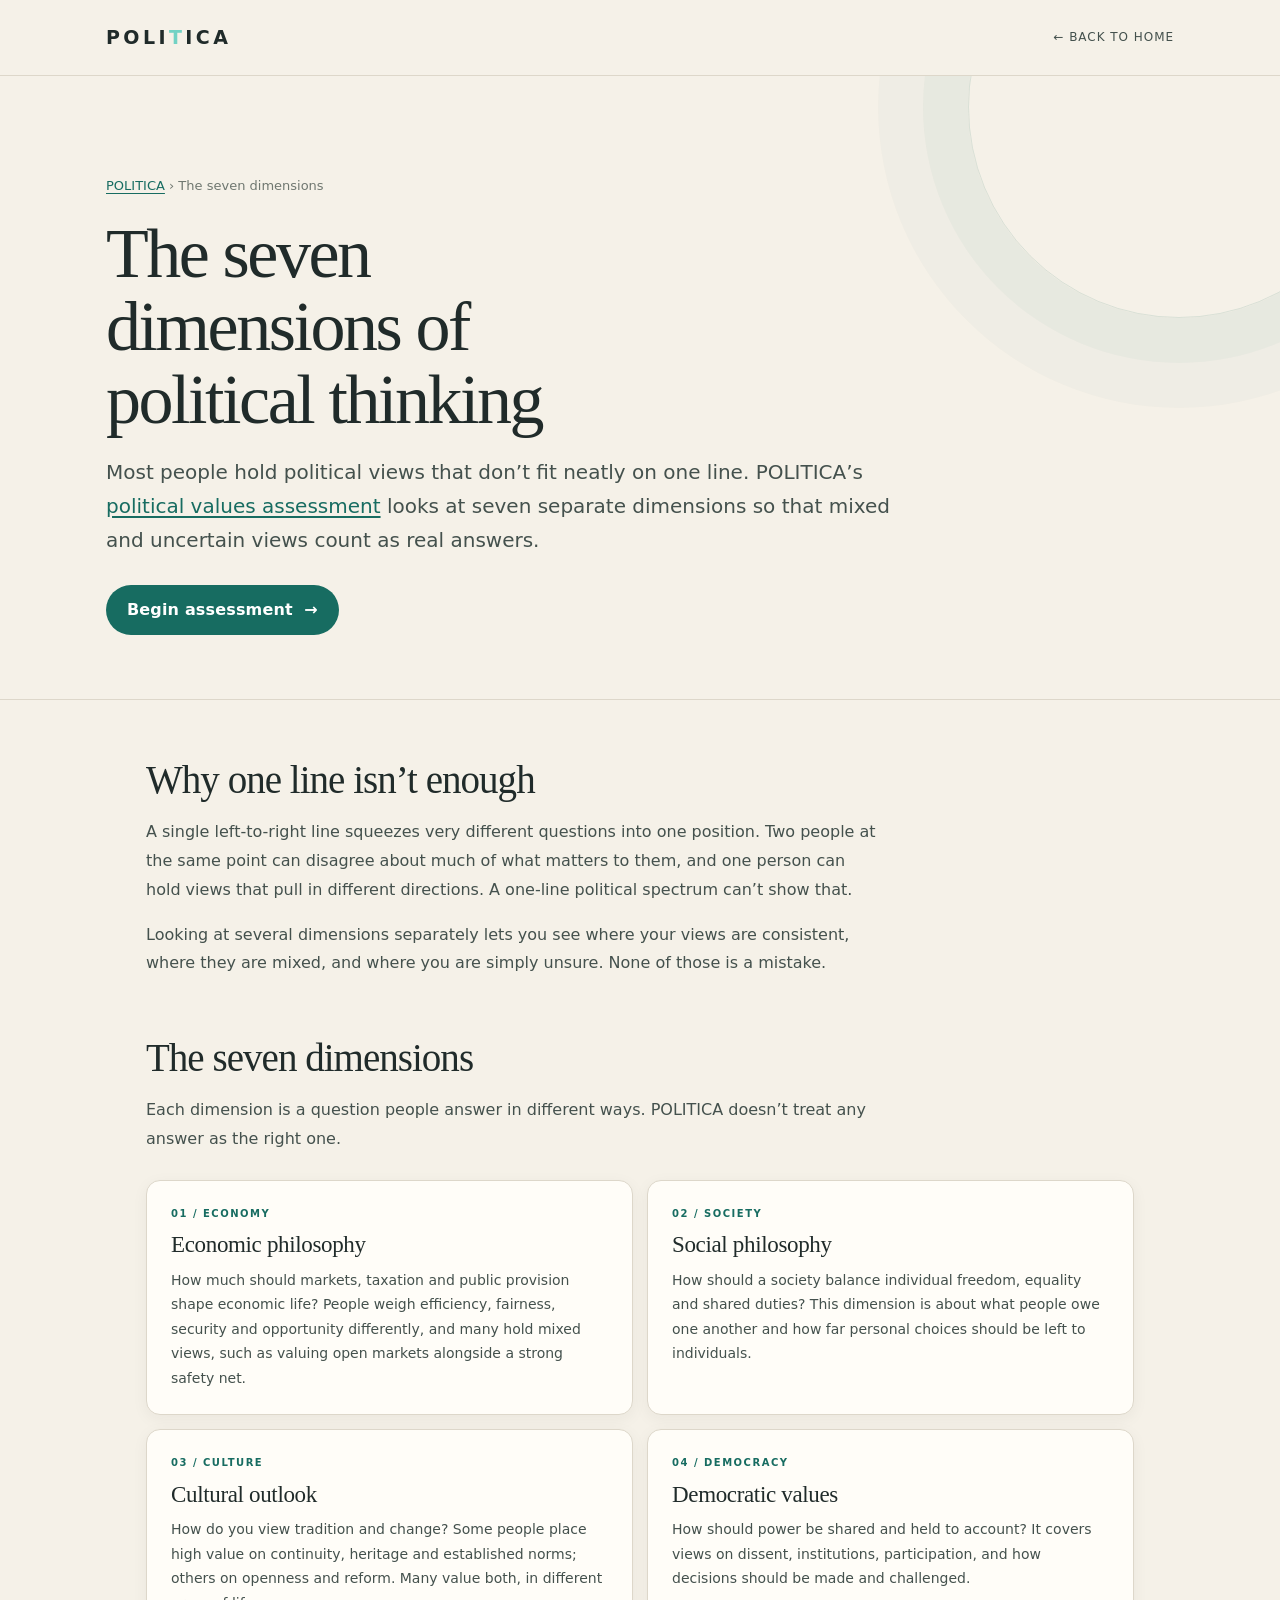
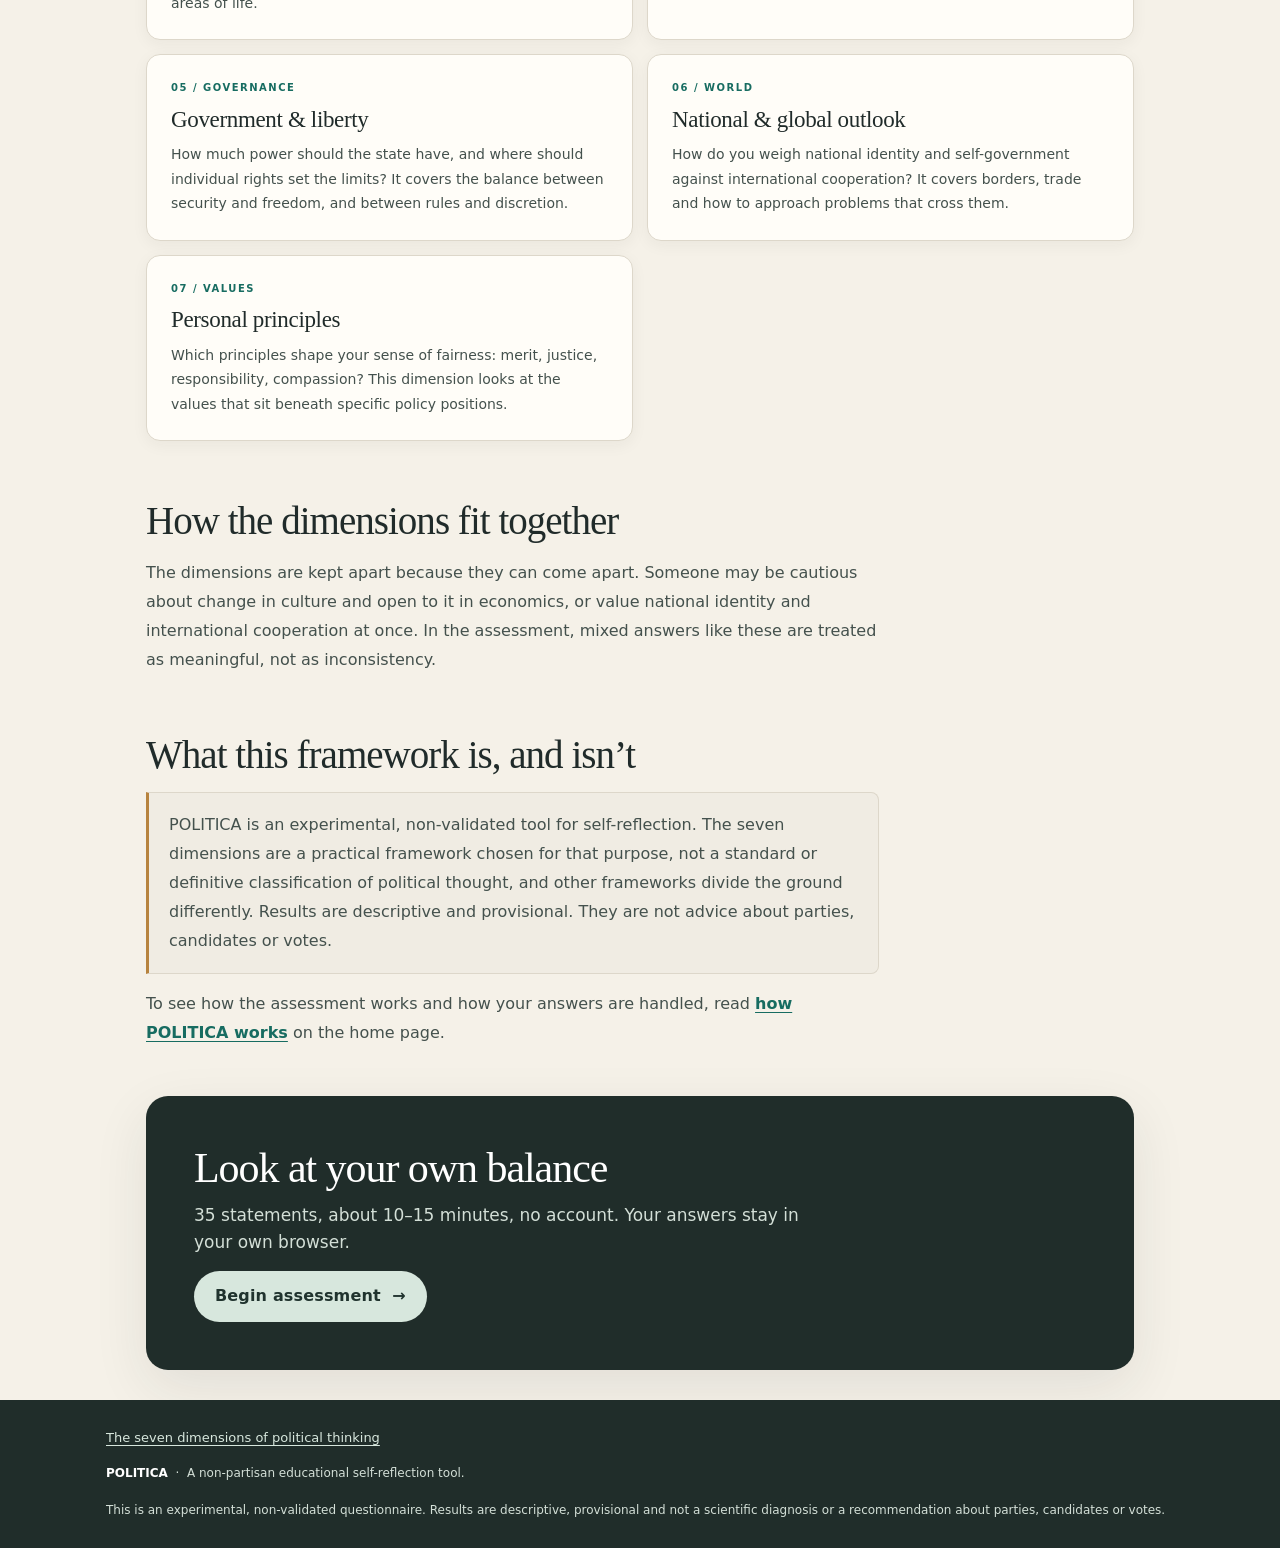
<file: seven-dimensions.html>
<!doctype html>
<html lang="en">
<head>
<meta charset="utf-8">
<meta name="viewport" content="width=device-width,initial-scale=1">
<title>The Seven Dimensions of Political Thinking | POLITICA</title>
<meta name="description" content="Political beliefs rarely fit on one left–right line. Explore the seven dimensions POLITICA uses, from economic philosophy to personal principles.">
<link rel="canonical" href="https://politica-ynnr.onrender.com/seven-dimensions.html">
<meta name="theme-color" content="#f5f1e8">
<link rel="icon" href="assets/favicon.svg" type="image/svg+xml">
<meta property="og:type" content="article">
<meta property="og:site_name" content="POLITICA">
<meta property="og:title" content="The Seven Dimensions of Political Thinking">
<meta property="og:description" content="Political beliefs rarely fit on one left–right line. Explore the seven dimensions POLITICA uses, from economic philosophy to personal principles.">
<meta property="og:url" content="https://politica-ynnr.onrender.com/seven-dimensions.html">
<meta property="og:image" content="https://politica-ynnr.onrender.com/assets/og-image.png">
<meta property="og:image:width" content="1200">
<meta property="og:image:height" content="630">
<meta property="og:image:alt" content="POLITICA: a rotating dotted globe with network lines and the headline Understand your political thinking.">
<meta name="twitter:card" content="summary_large_image">
<meta name="twitter:title" content="The Seven Dimensions of Political Thinking">
<meta name="twitter:description" content="Political beliefs rarely fit on one left–right line. Explore the seven dimensions POLITICA uses, from economic philosophy to personal principles.">
<meta name="twitter:image" content="https://politica-ynnr.onrender.com/assets/og-image.png">
<script type="application/ld+json">{"@context":"https://schema.org","@graph":[{"@type":"WebPage","@id":"https://politica-ynnr.onrender.com/seven-dimensions.html#page","url":"https://politica-ynnr.onrender.com/seven-dimensions.html","name":"The Seven Dimensions of Political Thinking","description":"Political beliefs rarely fit on one left–right line. Explore the seven dimensions POLITICA uses, from economic philosophy to personal principles.","inLanguage":"en","isPartOf":{"@id":"https://politica-ynnr.onrender.com/#website"},"datePublished":"2026-11-03"},{"@type":"BreadcrumbList","itemListElement":[{"@type":"ListItem","position":1,"name":"POLITICA","item":"https://politica-ynnr.onrender.com/"},{"@type":"ListItem","position":2,"name":"The seven dimensions","item":"https://politica-ynnr.onrender.com/seven-dimensions.html"}]}]}</script>
<link rel="stylesheet" href="css/base.css">
<link rel="stylesheet" href="css/tokens.css">
<link rel="stylesheet" href="css/components.css">
<link rel="stylesheet" href="css/article.css">
</head>
<body class="article">
<a class="skip" href="#main">Skip to main content</a>
<header class="topbar"><div class="wrap topinner"><a class="brand" href="/" aria-label="POLITICA home">POLI<span>T</span>ICA</a><a class="topnote" href="/">← Back to home</a></div></header>
<section class="ahero"><div class="wrap">
<p class="crumbs"><a href="/">POLITICA</a> › The seven dimensions</p>
<h1>The seven dimensions of political thinking</h1>
<p class="alede">Most people hold political views that don’t fit neatly on one line. POLITICA’s <a href="assessment.html">political values assessment</a> looks at seven separate dimensions so that mixed and uncertain views count as real answers.</p>
<a class="btn btn-primary" href="assessment.html">Begin assessment&nbsp; →</a>
</div></section>
<main id="main"><div class="acontent">
<h2>Why one line isn’t enough</h2>
<p>A single left-to-right line squeezes very different questions into one position. Two people at the same point can disagree about much of what matters to them, and one person can hold views that pull in different directions. A one-line political spectrum can’t show that.</p>
<p>Looking at several dimensions separately lets you see where your views are consistent, where they are mixed, and where you are simply unsure. None of those is a mistake.</p>

<h2>The seven dimensions</h2>
<p>Each dimension is a question people answer in different ways. POLITICA doesn’t treat any answer as the right one.</p>
<ol class="dimlist">
<li><div class="tag">01 / Economy</div><h3>Economic philosophy</h3><p>How much should markets, taxation and public provision shape economic life? People weigh efficiency, fairness, security and opportunity differently, and many hold mixed views, such as valuing open markets alongside a strong safety net.</p></li>
<li><div class="tag">02 / Society</div><h3>Social philosophy</h3><p>How should a society balance individual freedom, equality and shared duties? This dimension is about what people owe one another and how far personal choices should be left to individuals.</p></li>
<li><div class="tag">03 / Culture</div><h3>Cultural outlook</h3><p>How do you view tradition and change? Some people place high value on continuity, heritage and established norms; others on openness and reform. Many value both, in different areas of life.</p></li>
<li><div class="tag">04 / Democracy</div><h3>Democratic values</h3><p>How should power be shared and held to account? It covers views on dissent, institutions, participation, and how decisions should be made and challenged.</p></li>
<li><div class="tag">05 / Governance</div><h3>Government &amp; liberty</h3><p>How much power should the state have, and where should individual rights set the limits? It covers the balance between security and freedom, and between rules and discretion.</p></li>
<li><div class="tag">06 / World</div><h3>National &amp; global outlook</h3><p>How do you weigh national identity and self-government against international cooperation? It covers borders, trade and how to approach problems that cross them.</p></li>
<li><div class="tag">07 / Values</div><h3>Personal principles</h3><p>Which principles shape your sense of fairness: merit, justice, responsibility, compassion? This dimension looks at the values that sit beneath specific policy positions.</p></li>
</ol>

<h2>How the dimensions fit together</h2>
<p>The dimensions are kept apart because they can come apart. Someone may be cautious about change in culture and open to it in economics, or value national identity and international cooperation at once. In the assessment, mixed answers like these are treated as meaningful, not as inconsistency.</p>

<h2>What this framework is, and isn’t</h2>
<p class="note">POLITICA is an experimental, non-validated tool for self-reflection. The seven dimensions are a practical framework chosen for that purpose, not a standard or definitive classification of political thought, and other frameworks divide the ground differently. Results are descriptive and provisional. They are not advice about parties, candidates or votes.</p>
<p>To see how the assessment works and how your answers are handled, read <a href="/#how">how POLITICA works</a> on the home page.</p>

<div class="acta">
<h2>Look at your own balance</h2>
<p>35 statements, about 10–15 minutes, no account. Your answers stay in your own browser.</p>
<a class="btn btn-primary" href="assessment.html">Begin assessment&nbsp; →</a>
</div>
</div></main>
<footer class="footer"><div class="wrap"><nav class="footer-links" aria-label="Guides"><a href="seven-dimensions.html">The seven dimensions of political thinking</a></nav><strong>POLITICA</strong> &nbsp;·&nbsp; A non-partisan educational self-reflection tool.<br><br>This is an experimental, non-validated questionnaire. Results are descriptive, provisional and not a scientific diagnosis or a recommendation about parties, candidates or votes.</div></footer>
</body>
</html>
</file>
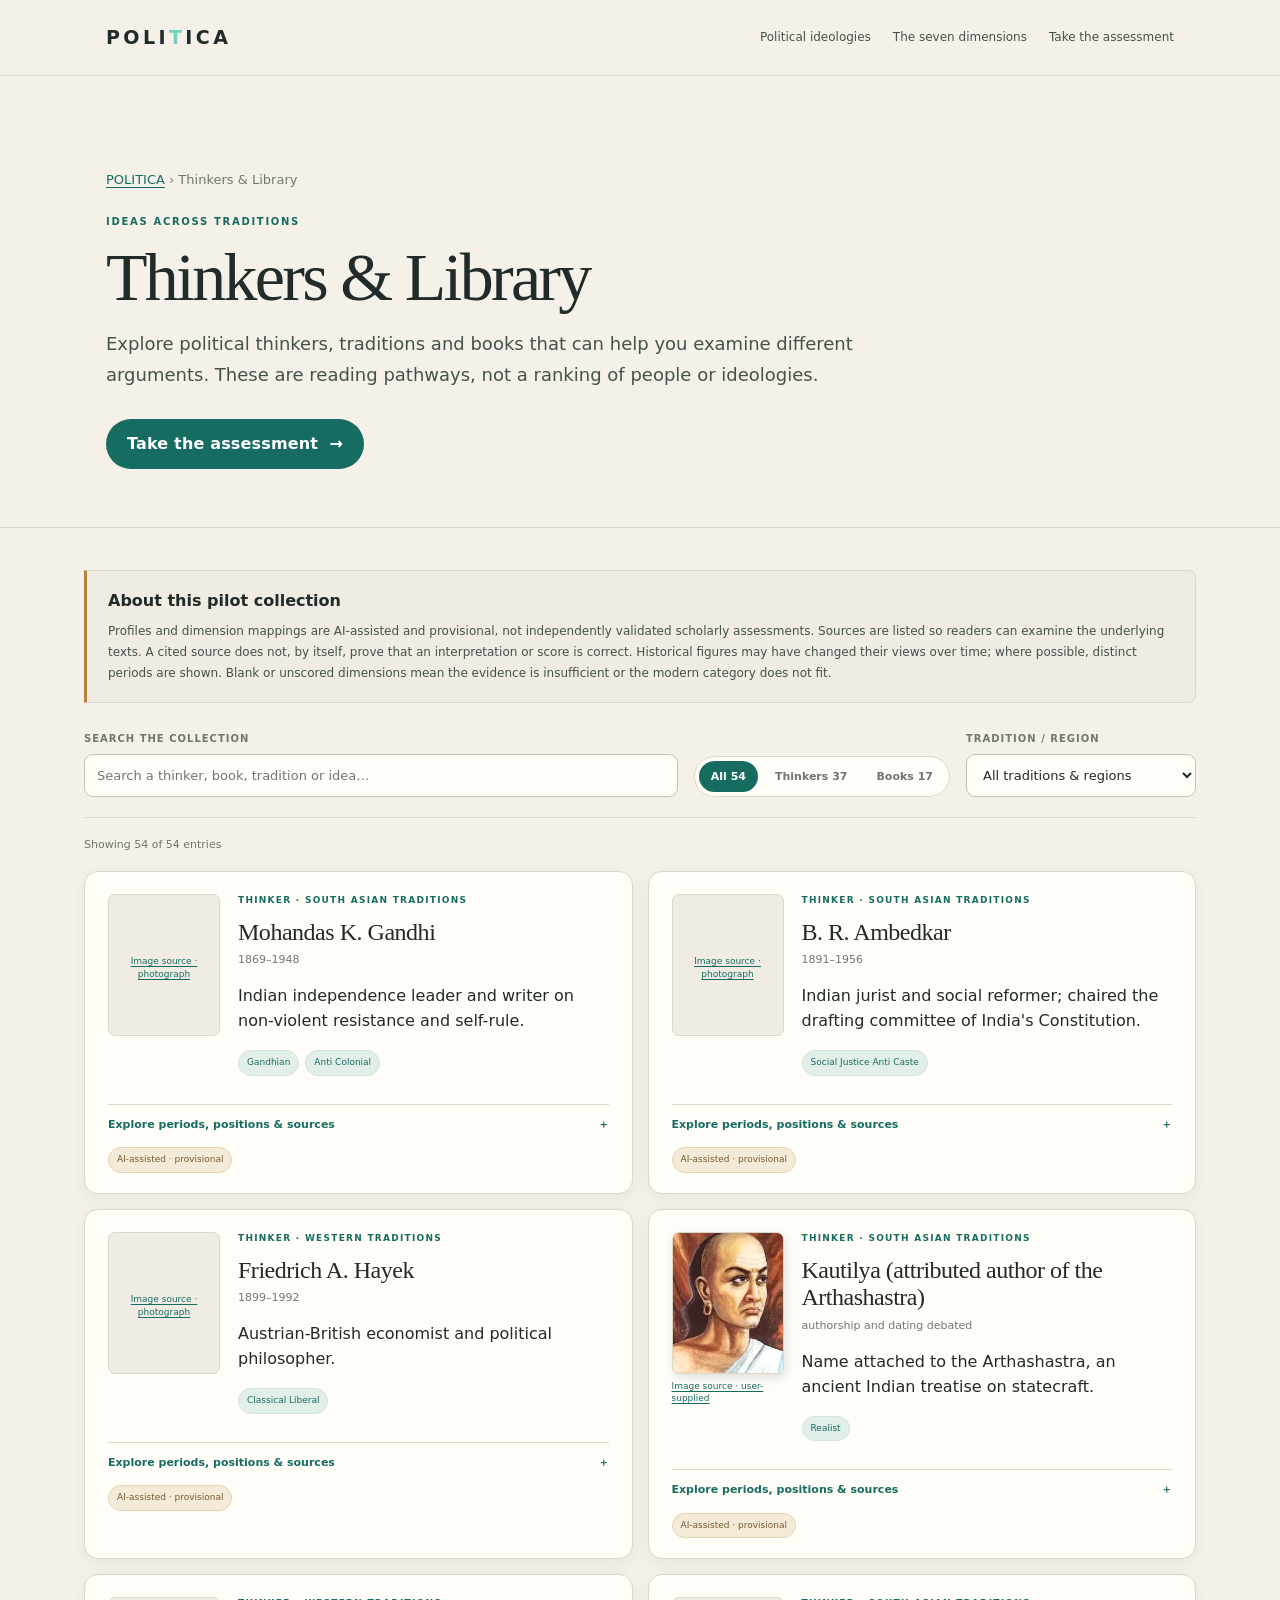
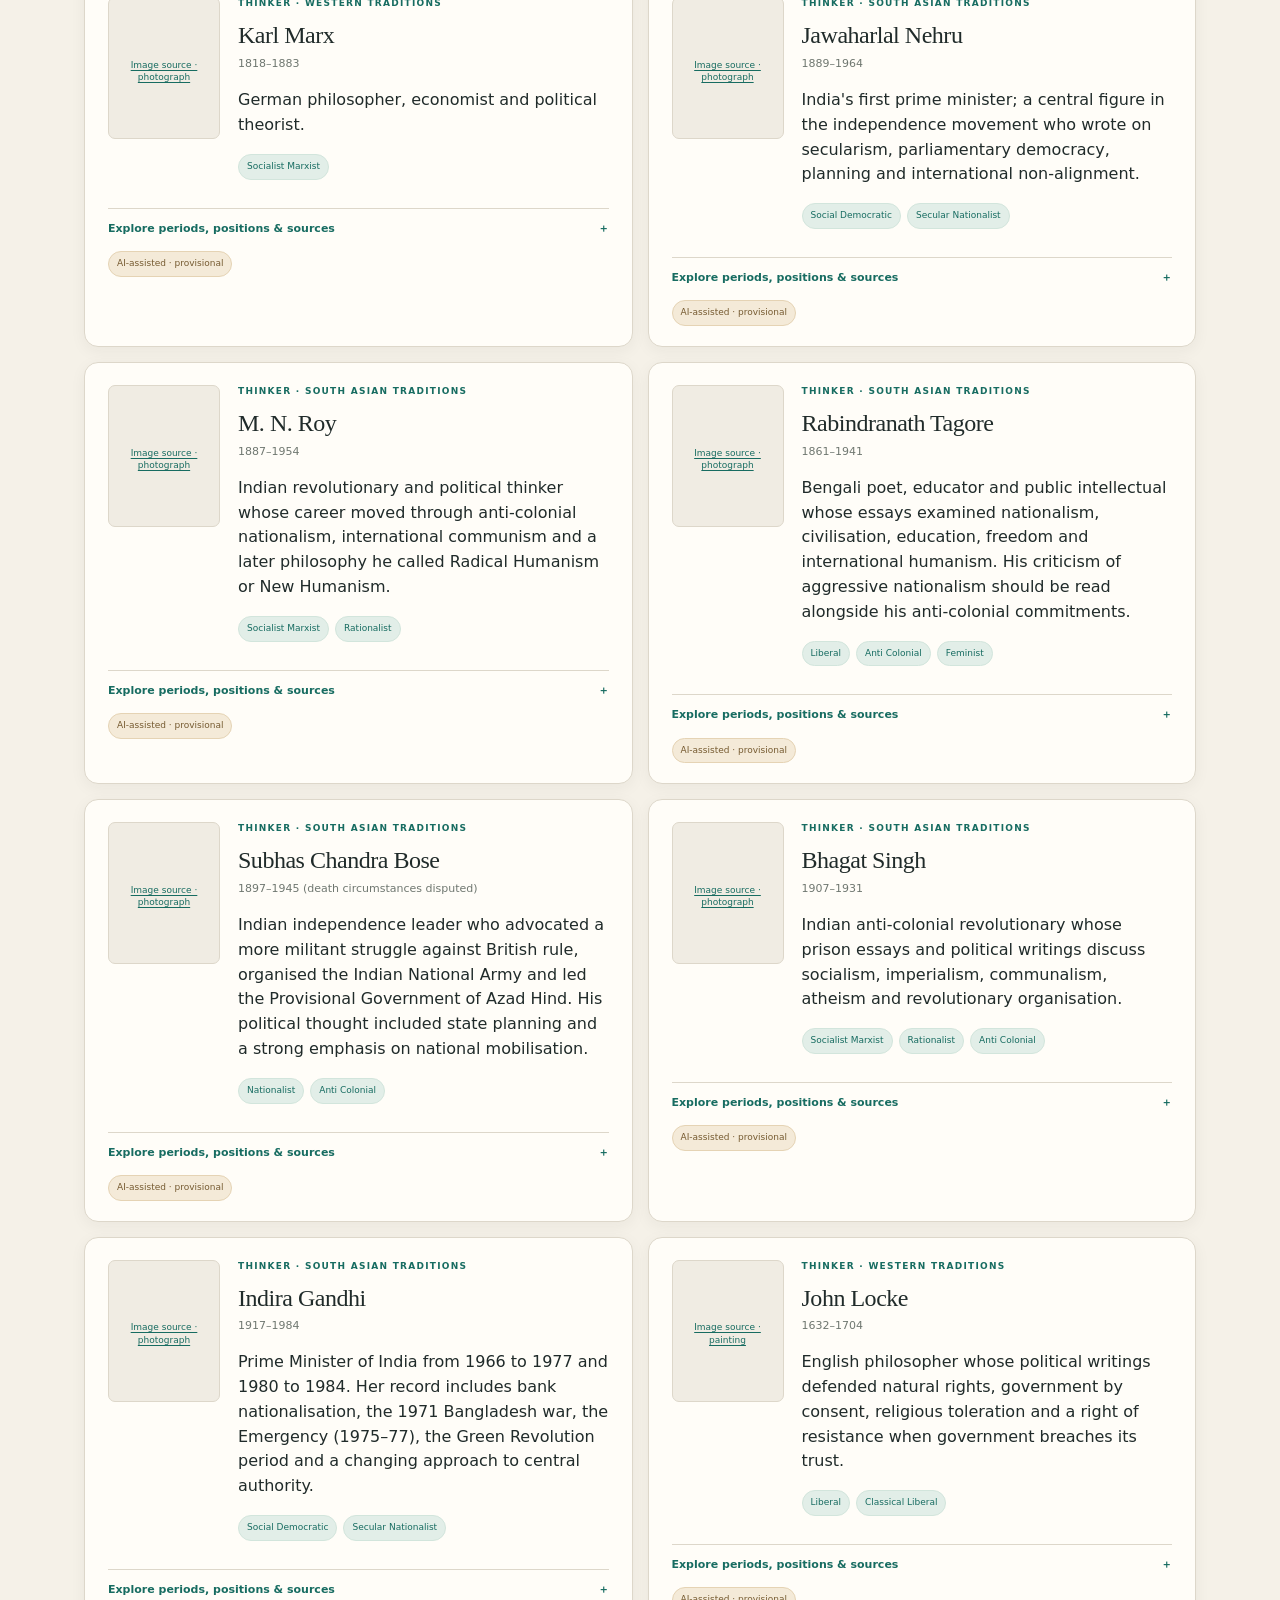
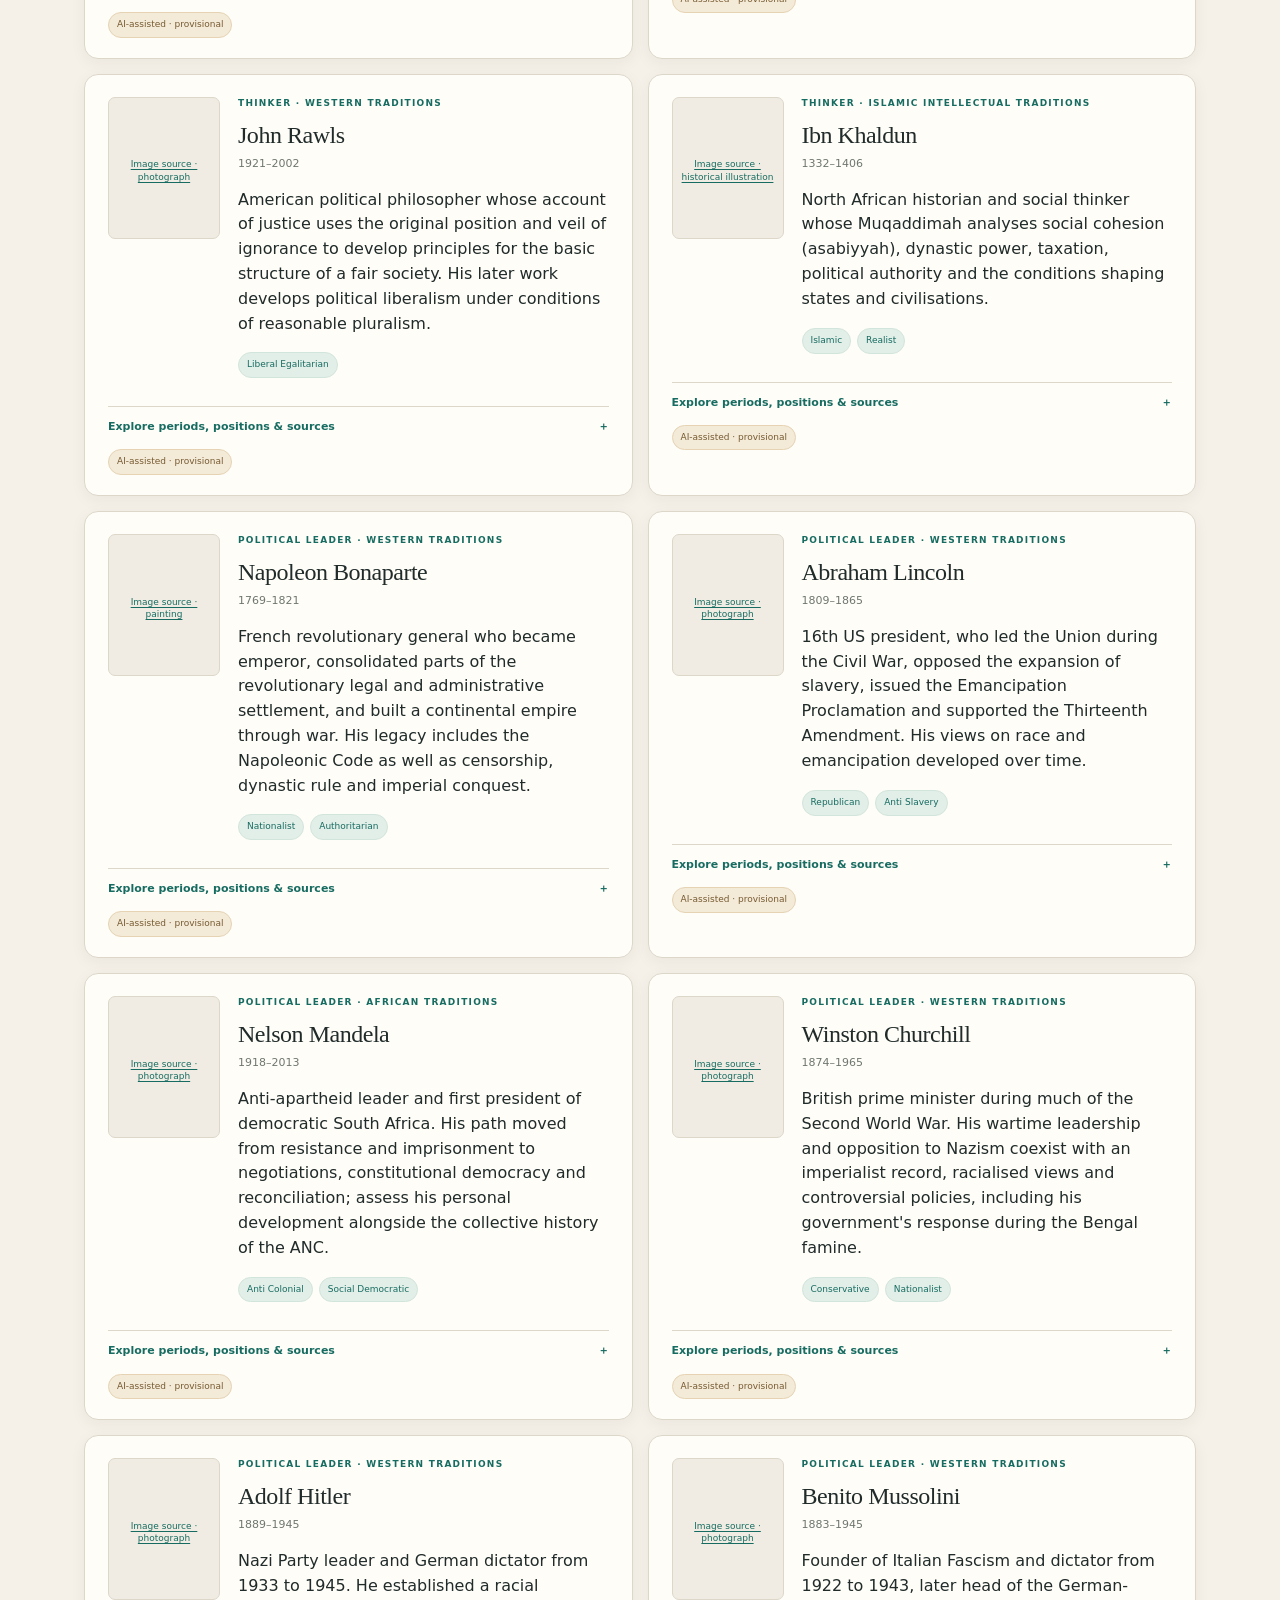
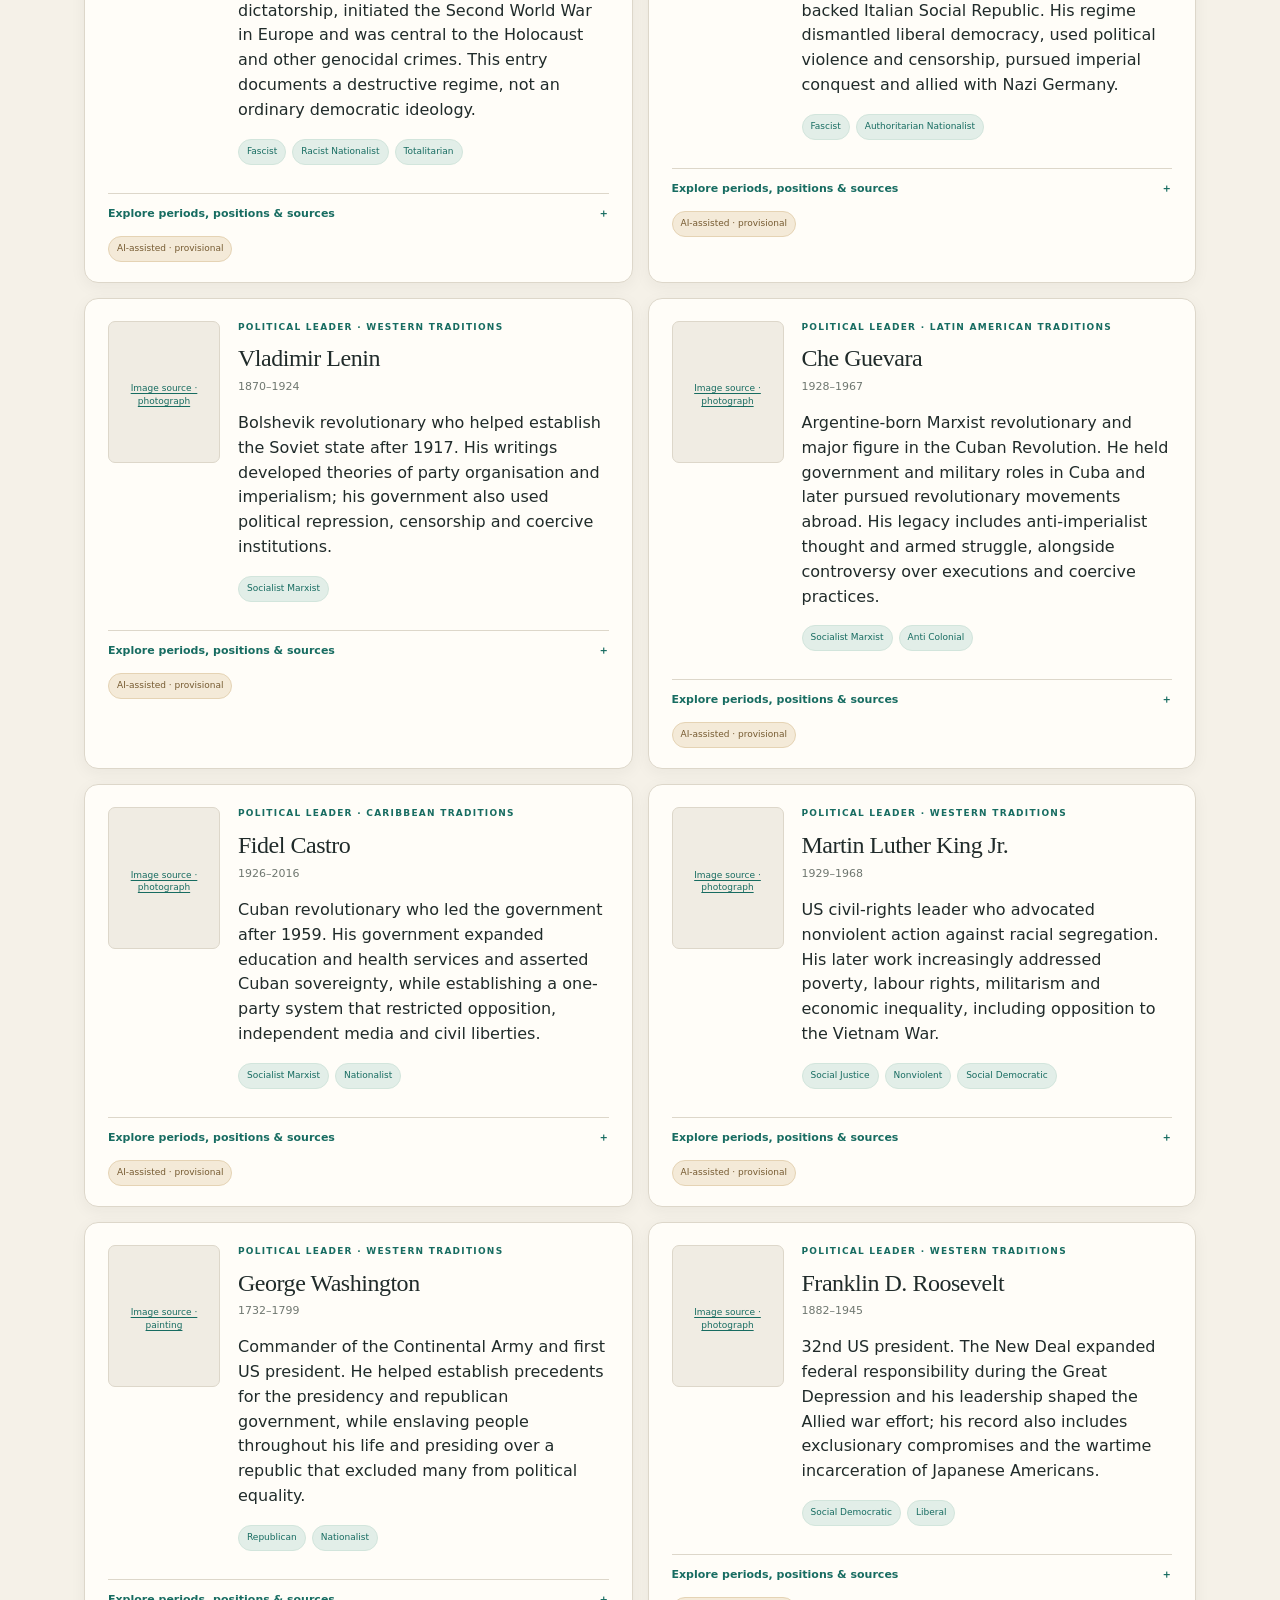
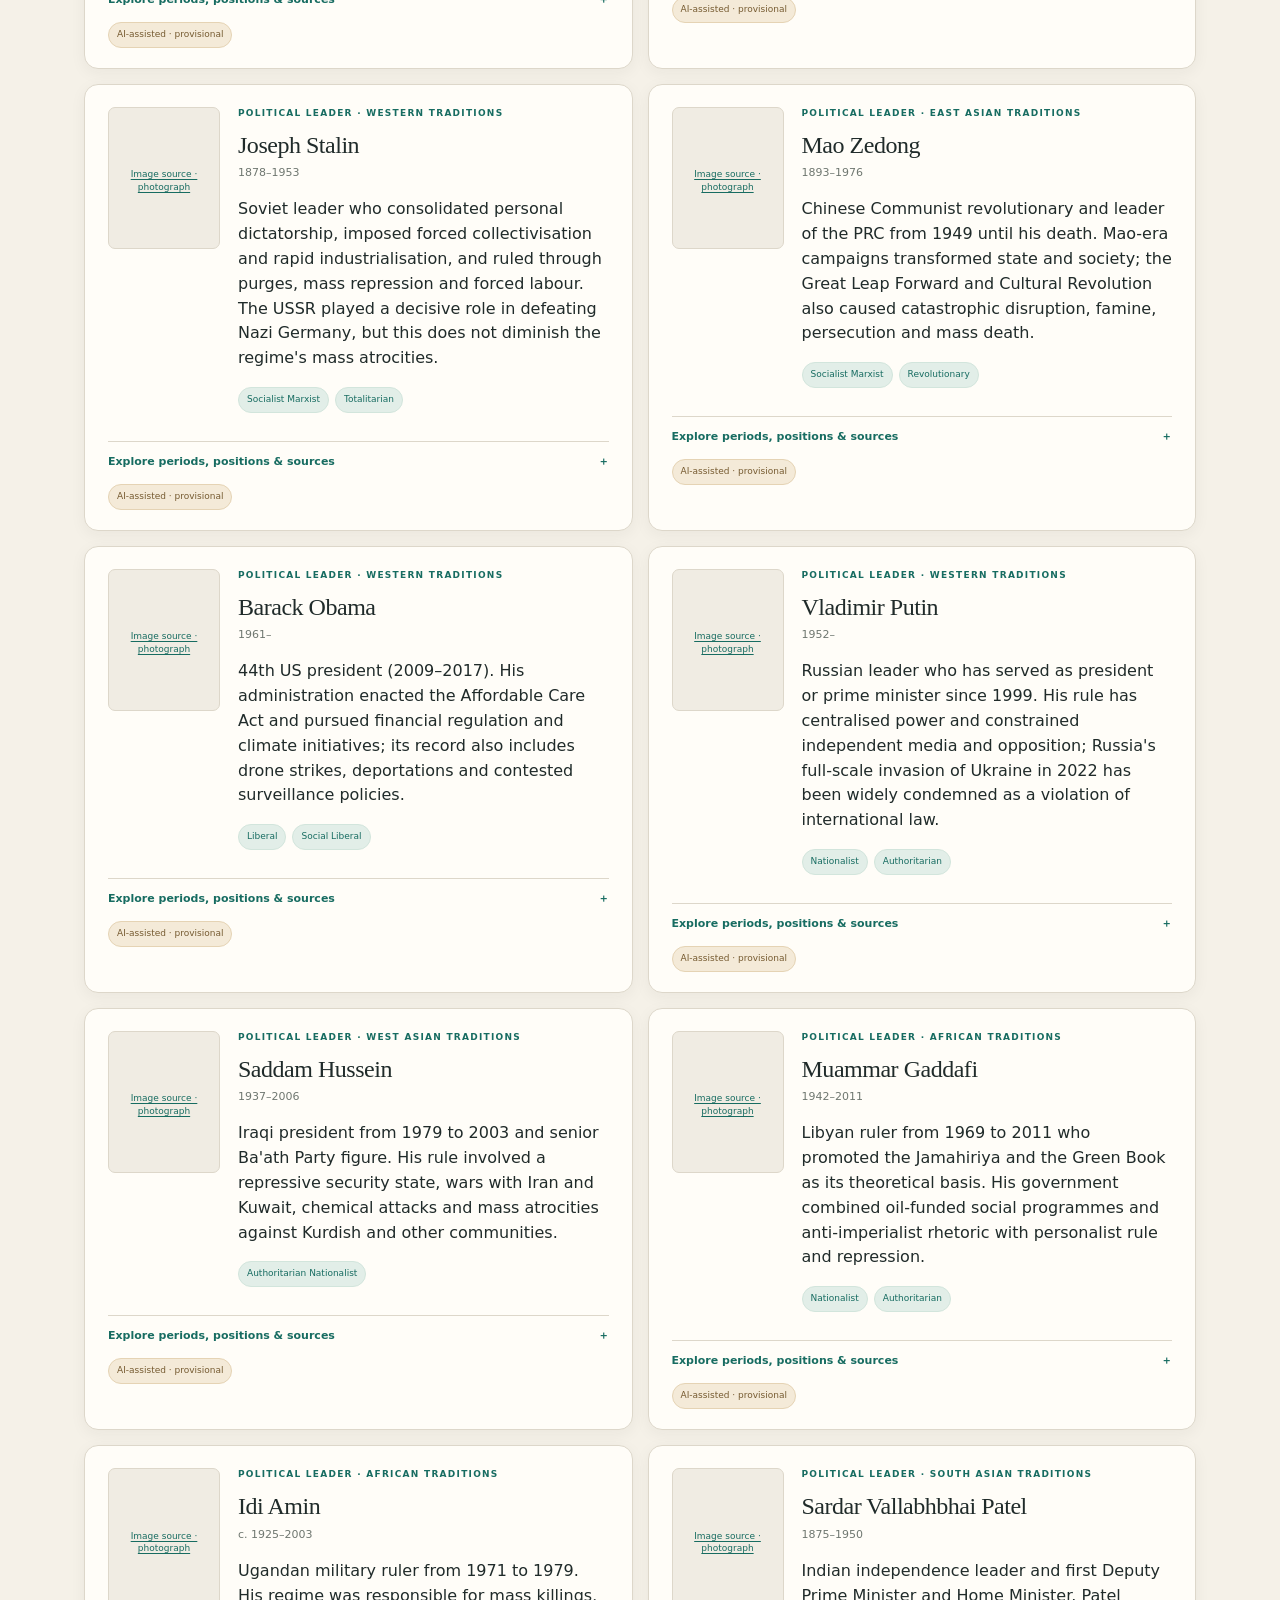
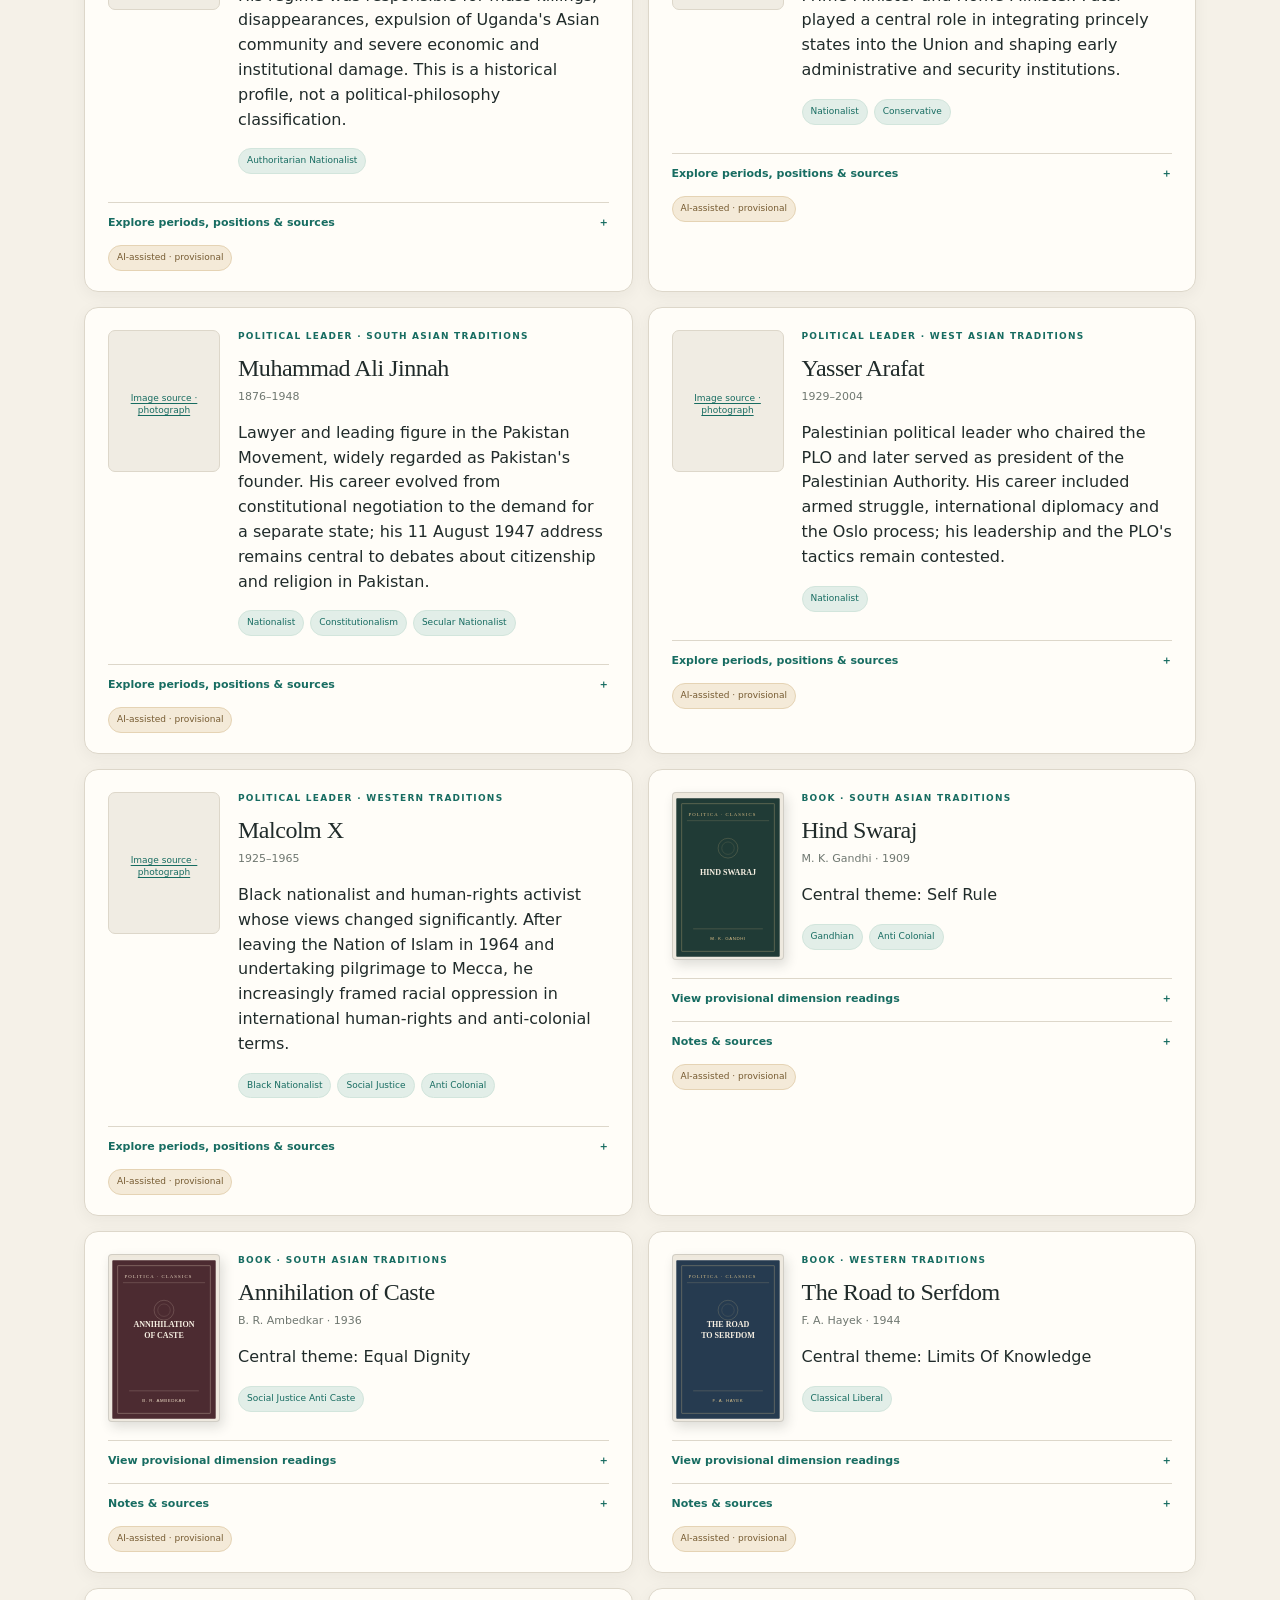
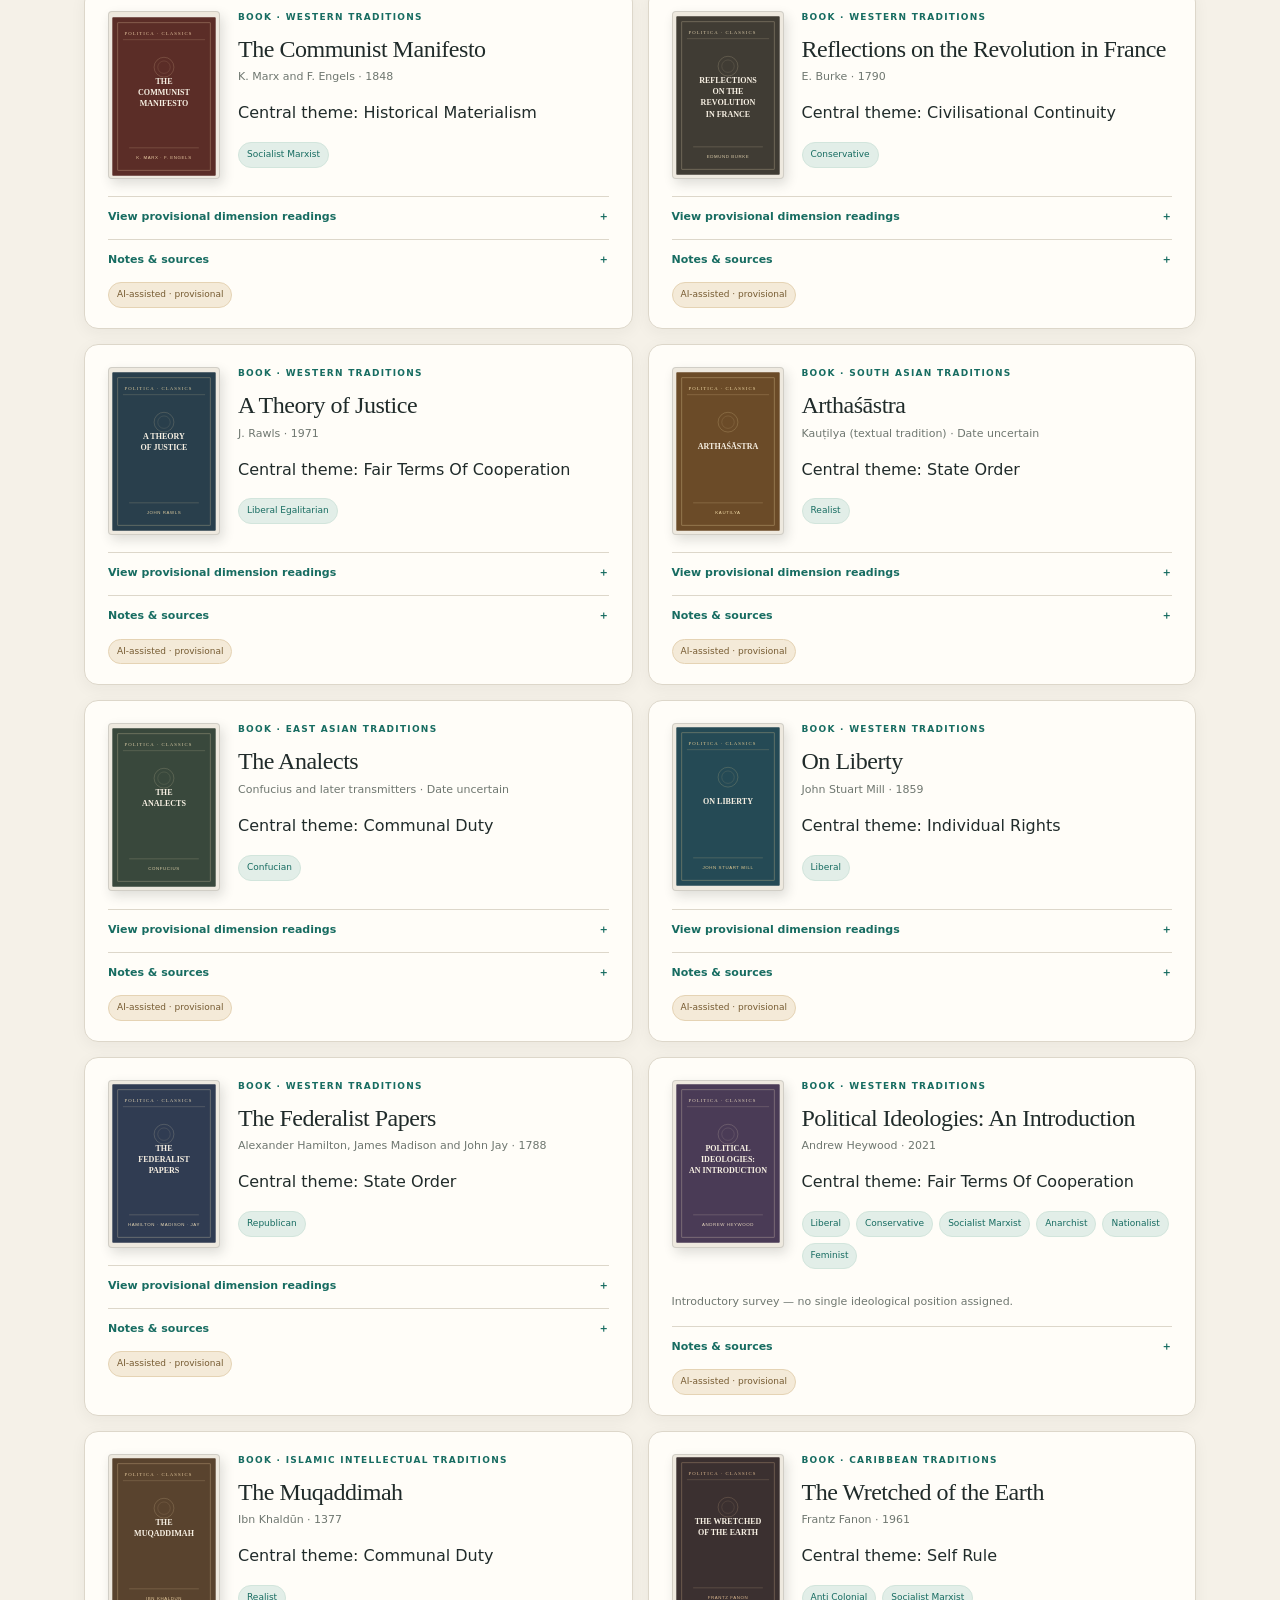
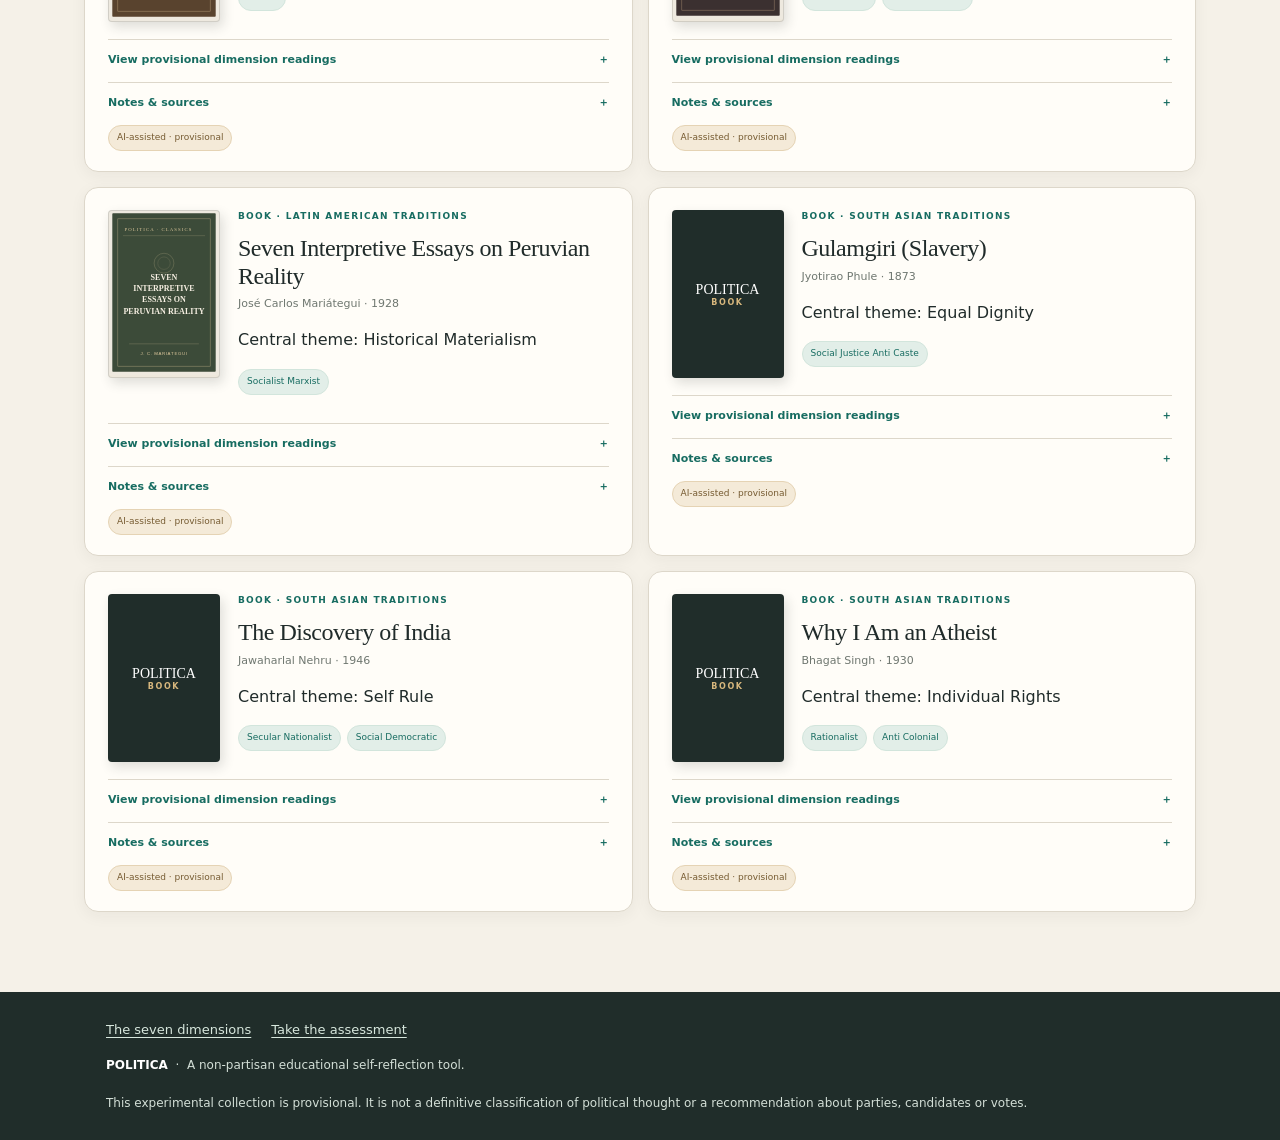
<file: thinkers-library.html>
<!doctype html>
<html lang="en">
<head>
<meta charset="utf-8">
<meta name="viewport" content="width=device-width,initial-scale=1">
<meta name="theme-color" content="#f5f1e8">
<title>Thinkers &amp; Library | POLITICA</title>
<meta name="description" content="Explore political thinkers, traditions and books across the ideas represented in POLITICA. Provisional, source-linked educational profiles.">
<link rel="canonical" href="https://politica-ynnr.onrender.com/thinkers-library.html">
<link rel="icon" href="assets/favicon.svg" type="image/svg+xml">
<link rel="stylesheet" href="css/base.css">
<link rel="stylesheet" href="css/tokens.css">
<link rel="stylesheet" href="css/components.css">
<link rel="stylesheet" href="css/article.css">
<link rel="stylesheet" href="css/library.css">
</head>
<body class="article library-page">
<a class="skip" href="#main">Skip to main content</a>
<header class="topbar"><div class="wrap topinner"><a class="brand" href="/" aria-label="POLITICA home">POLI<span>T</span>ICA</a><nav class="library-nav" aria-label="Main navigation"><a href="ideologies.html">Political ideologies</a><a href="seven-dimensions.html">The seven dimensions</a><a href="assessment.html">Take the assessment</a></nav></div></header>
<section class="ahero library-hero"><div class="wrap">
<p class="crumbs"><a href="/">POLITICA</a> › Thinkers &amp; Library</p>
<p class="library-kicker">Ideas across traditions</p>
<h1>Thinkers &amp; Library</h1>
<p class="alede">Explore political thinkers, traditions and books that can help you examine different arguments. These are reading pathways, not a ranking of people or ideologies.</p>
<a class="btn btn-primary" href="assessment.html">Take the assessment&nbsp; →</a>
</div></section>
<main id="main"><section class="library-content">
<div class="library-notice"><strong>About this pilot collection</strong><p>Profiles and dimension mappings are AI-assisted and provisional, not independently validated scholarly assessments. Sources are listed so readers can examine the underlying texts. A cited source does not, by itself, prove that an interpretation or score is correct. Historical figures may have changed their views over time; where possible, distinct periods are shown. Blank or unscored dimensions mean the evidence is insufficient or the modern category does not fit.</p></div>
<div class="library-toolbar">
<label class="library-search"><span>Search the collection</span><input id="library-search" type="search" placeholder="Search a thinker, book, tradition or idea…" autocomplete="off"></label>
<div class="library-filters" role="group" aria-label="Collection type">
<button class="library-filter active" type="button" data-filter="all" aria-pressed="true">All <span id="count-all"></span></button>
<button class="library-filter" type="button" data-filter="thinkers" aria-pressed="false">Thinkers <span id="count-thinkers"></span></button>
<button class="library-filter" type="button" data-filter="books" aria-pressed="false">Books <span id="count-books"></span></button>
</div>
<label class="tradition-select">Tradition / region
<select id="library-tradition"><option value="">All traditions &amp; regions</option></select>
</label>
</div>
<p id="library-count" class="library-count" aria-live="polite"></p>
<div id="library-grid" class="library-grid"></div>
<p id="library-empty" class="library-empty" hidden>No entries match that search. Try another name, tradition or keyword.</p>
</section></main>
<footer class="footer"><div class="wrap"><nav class="footer-links" aria-label="Guides"><a href="seven-dimensions.html">The seven dimensions</a><a href="assessment.html">Take the assessment</a></nav><strong>POLITICA</strong> &nbsp;·&nbsp; A non-partisan educational self-reflection tool.<br><br>This experimental collection is provisional. It is not a definitive classification of political thought or a recommendation about parties, candidates or votes.</div></footer>
<script src="js/questions.js"></script>
<script src="js/thinkers.js"></script>
<script src="js/thinkers-phase9.js"></script>
<script src="js/books.js"></script>
<script src="js/library.js"></script>
</body></html>
</file>
<file: css/base.css>
/* POLITICA base.css — shared by every page: design tokens, type, buttons, header, footer, focus and motion rules. */
:root{--ink:#172235;--muted:#64748b;--paper:#f6f7f9;--card:#fff;--navy:#101b2d;--navy2:#1b2b43;--teal:#087f78;--mint:#dff4ef;--line:#e5e9ef;--gold:#e8b75a;--shadow:0 18px 55px rgba(22,34,53,.09);--serif:"Iowan Old Style","Palatino Linotype",Palatino,"Book Antiqua",Georgia,serif}
*{box-sizing:border-box}
html{scroll-behavior:smooth;scroll-padding-top:92px}
body{margin:0;background:var(--paper);color:var(--ink);font-family:Inter,ui-sans-serif,system-ui,-apple-system,BlinkMacSystemFont,"Segoe UI",sans-serif;line-height:1.55}
button{font:inherit;cursor:pointer}
.wrap{max-width:1120px;margin:auto;padding:0 26px}
.topbar{height:76px;background:var(--navy);color:white;display:flex;align-items:center;border-bottom:1px solid #ffffff18}
.topinner{display:flex;justify-content:space-between;align-items:center;width:100%}
.brand{font-weight:850;letter-spacing:.18em;font-size:19px}
.brand span{color:#72d2c4}
.topnote{font-size:12px;color:#b8c4d4;letter-spacing:.08em;text-transform:uppercase}
.btn{border:0;border-radius:10px;padding:13px 19px;font-weight:750;transition:.2s}
.btn-primary{background:#83d8ca;color:#102238}
.btn-primary:hover{background:#a1e7dc;transform:translateY(-1px)}
.btn-ghost{background:transparent;border:1px solid #ffffff45;color:#fff}
.btn:disabled{opacity:.35;cursor:not-allowed;transform:none}
.hidden{display:none!important}
.footer{background:#101b2d;color:#aebccd;padding:28px 0;font-size:12px}
.footer strong{color:white}
.toast{position:fixed;bottom:22px;left:50%;transform:translateX(-50%);background:#122238;color:white;padding:11px 17px;border-radius:9px;font-size:13px;z-index:10;opacity:0;pointer-events:none;transition:.2s}
.toast.show{opacity:1}
.sr-only{position:absolute;width:1px;height:1px;overflow:hidden;clip:rect(0 0 0 0);white-space:nowrap}
.skip{position:absolute;left:-9999px;top:8px;z-index:20;background:#fff;color:#101b2d;padding:10px 14px;border-radius:8px;font-weight:700}
.skip:focus{left:12px}
:focus-visible{outline:3px solid #0a9b92;outline-offset:2px}
a.btn{display:inline-block;text-decoration:none;text-align:center}
a.brand{color:inherit;text-decoration:none}
a.topnote{text-decoration:none}
a.topnote:hover{color:#fff}
@media(max-width:520px){
  .wrap{padding:0 17px}
  .topnote{display:none}
}
@media(prefers-reduced-motion:reduce){
  html{scroll-behavior:auto}
  *{transition:none!important}
}
/* ===== Page transition overlay (home -> assessment) ===== */
.tx{position:fixed;inset:0;z-index:1000;display:grid;place-items:center;background:radial-gradient(900px 600px at 50% 45%,#13294a 0%,#0a1220 62%);opacity:0;animation:txIn .32s ease forwards}
@keyframes txIn{to{opacity:1}}
.tx canvas{position:absolute;inset:0;width:100%;height:100%}
.tx-center{position:relative;display:flex;flex-direction:column;align-items:center;gap:22px;text-align:center}
.tx-emblem{width:min(34vmin,260px);height:auto;color:#7fd6c8}
.tx-emblem *{fill:none;stroke:currentColor;stroke-width:1.1;opacity:.75}
.tx-word{color:#fff;font-weight:850;font-size:clamp(30px,6vw,56px);letter-spacing:.24em;padding-left:.24em}
.tx-word span{color:#72d2c4}
.tx-sub{color:#a9bad0;font-size:12px;letter-spacing:.28em;text-transform:uppercase}
.tx.run .tx-emblem *{stroke-dasharray:1;stroke-dashoffset:1;animation:txDraw 1.1s cubic-bezier(.3,.6,.2,1) .12s forwards}
.tx.run .tx-word{opacity:0;letter-spacing:.5em;animation:txWord .85s cubic-bezier(.2,.7,.2,1) .4s forwards}
.tx.run .tx-sub{opacity:0;animation:txSub .6s ease .9s forwards}
@keyframes txDraw{to{stroke-dashoffset:0}}
@keyframes txWord{to{opacity:1;letter-spacing:.24em}}
@keyframes txSub{to{opacity:1}}
html.tx-lock{overflow:hidden}
.arrival{display:none;animation:none;opacity:1}
html.arrive .arrival{display:grid}
html.arrive.arrive-out .arrival{opacity:0;transition:opacity .55s ease;pointer-events:none}
@media print{.tx,.arrival{display:none!important}}
/* ===== Added: footer guide links and inline text links (SEO growth) ===== */
.footer-links{display:flex;flex-wrap:wrap;gap:6px 20px;margin:0 0 16px;font-size:13px}
.footer-links a{color:#c9d6e6;text-decoration:underline;text-underline-offset:3px}
.footer-links a:hover{color:#fff}
.textlink{color:var(--teal);font-weight:650;text-decoration:underline;text-underline-offset:3px;white-space:nowrap}

/* Phase 7 — shared accessibility safeguards. */
.skip{position:fixed;left:12px;top:8px;transform:translateY(calc(-100% - 12px));width:max-content;max-width:calc(100vw - 24px);transition:none}
.skip:focus{left:12px;transform:translateY(0);outline:3px solid var(--gold);outline-offset:3px}
:target{scroll-margin-top:96px}
@media(prefers-reduced-motion:reduce){
  html{scroll-behavior:auto!important}
  *,*::before,*::after{animation:none!important;transition:none!important;scroll-behavior:auto!important}
}
</file>
<file: css/tokens.css>
/* POLITICA design tokens: light-first editorial system. */
:root{
 color-scheme:light;
 --paper:#f5f1e8;--paper-strong:#eee8dc;--surface:#fffdf8;--surface-muted:#f0ece3;
 --ink:#202b2a;--ink-soft:#44514d;--muted:#6f7770;--line:#ddd7ca;--line-strong:#c8c0b1;
 --navy:#202d2a;--navy2:#2c3b36;--teal:#176c61;--teal-soft:#e2eee8;--mint:#d7e7dd;
 --gold:#b7833e;--gold-soft:#f2e8d5;
 --serif:"Iowan Old Style","Palatino Linotype",Palatino,"Book Antiqua",Georgia,serif;
 --sans:Inter,ui-sans-serif,system-ui,-apple-system,BlinkMacSystemFont,"Segoe UI",sans-serif;
 --shadow-sm:0 4px 16px rgba(32,43,42,.05);--shadow:0 18px 55px rgba(32,43,42,.09);
 --radius-sm:8px;--radius:14px;--radius-lg:22px;--content:1160px;--measure:72ch;
}
:root[data-theme="dark"]{
 color-scheme:dark;--paper:#111a19;--paper-strong:#182321;--surface:#202d2a;--surface-muted:#263430;
 --ink:#edf0e8;--ink-soft:#c2cbc2;--muted:#9ba79f;--line:#394641;--line-strong:#52605a;
 --navy:#0b1312;--navy2:#17221f;--teal:#8bc8b7;--teal-soft:#203b34;--mint:#29463d;
 --gold:#dfb16c;--gold-soft:#3b3020;--shadow-sm:0 4px 16px rgba(0,0,0,.15);--shadow:0 18px 55px rgba(0,0,0,.24);
}
</file>
<file: css/components.css>
/* POLITICA shared components — semantic hooks for consistent page styling. */
.container{width:min(100% - 48px,var(--content));margin-inline:auto}
.prose{max-width:var(--measure)}
.eyebrow,.kicker,.tag{font-family:var(--sans);font-size:.72rem;font-weight:750;letter-spacing:.14em;text-transform:uppercase}
.surface{background:var(--surface);border:1px solid var(--line);border-radius:var(--radius);box-shadow:var(--shadow-sm)}
.surface-muted{background:var(--surface-muted);border:1px solid var(--line);border-radius:var(--radius)}
.rule{height:1px;border:0;background:var(--line);margin:0}
.btn{border-radius:999px;padding:12px 20px;font-weight:700;letter-spacing:.01em}
.btn-primary{background:var(--teal);color:#fff}
.btn-primary:hover{background:var(--navy);color:#fff}
.btn-ghost{background:transparent;border:1px solid var(--line-strong);color:var(--ink)}
.btn-ghost:hover{background:var(--surface-muted);color:var(--ink)}
a{color:var(--teal);text-underline-offset:3px}
a:hover{color:var(--navy)}
:focus-visible{outline:3px solid var(--gold);outline-offset:3px}
::selection{background:var(--mint);color:var(--ink)}
@media(max-width:640px){.container{width:min(100% - 34px,var(--content))}}
</file>
<file: css/landing.css>
/* POLITICA landing.css — the home page. Loads after base.css. Dark theme, hero visuals, sections, motion rules. */
body.landing{--bg:#0a1220;--bg2:#0e1a2e;--ink:#e8eef7;--soft:#b9c6d8;--mint:#7fd6c8;--gold:#e8b75a;--line:rgba(255,255,255,.1);background:var(--bg);color:var(--ink)}
.landing h1,.landing h2,.landing h3{margin:0}
.landing .topbar{position:sticky;top:0;z-index:30;background:rgba(10,18,32,.72);-webkit-backdrop-filter:blur(14px);backdrop-filter:blur(14px);border-bottom:1px solid var(--line)}
.topnav{display:flex;align-items:center;gap:26px}
.topnav a{color:#b8c4d4;font-size:12px;letter-spacing:.14em;text-transform:uppercase;text-decoration:none;transition:color .2s}
.topnav a:hover{color:#fff}
.topnav .navcta{border:1px solid rgba(127,214,200,.5);color:var(--mint);padding:8px 16px;border-radius:30px}
.topnav .navcta:hover{background:rgba(127,214,200,.12);color:#fff}

/* ---------- hero ---------- */
.hero{position:relative;overflow:hidden;min-height:calc(100vh - 76px);min-height:calc(100svh - 76px);display:flex;align-items:center;padding:56px 0 72px;background:radial-gradient(1100px 700px at 78% 40%,#13294a 0%,rgba(10,18,32,0) 62%),radial-gradient(700px 500px at 8% 90%,rgba(8,127,120,.18) 0%,rgba(10,18,32,0) 70%),var(--bg);--mx:0;--my:0;--sy:0}
.fx-particles{position:absolute;inset:0;width:100%;height:100%;z-index:0}
.hero-glow{position:absolute;inset:0;z-index:0;background:radial-gradient(420px 420px at 74% 46%,rgba(127,214,200,.10),rgba(127,214,200,0) 70%);pointer-events:none}
.shapes{position:absolute;inset:0;z-index:1;pointer-events:none}
.shape{position:absolute;color:rgba(127,214,200,.32);transform:translate3d(calc(var(--mx)*var(--d)*-26px),calc(var(--my)*var(--d)*-26px + var(--sy)*var(--d)*-.16px),0);will-change:transform}
.shape i{display:block;animation:floaty var(--t,10s) ease-in-out var(--dl,0s) infinite alternate}
@keyframes floaty{from{transform:translateY(-12px) rotate(-5deg)}to{transform:translateY(14px) rotate(6deg)}}
.hero-grid{position:relative;z-index:2;display:grid;grid-template-columns:1.05fr .95fr;gap:24px;align-items:center;width:100%}
.hero-copy{max-width:640px}
.hero .eyebrow{color:var(--mint)}
.hero h1{font-family:var(--serif);font-weight:500;font-size:clamp(40px,5.2vw,74px);line-height:1.04;letter-spacing:-.03em;margin:18px 0 22px;max-width:none;color:#fff}
.hero h1 em{font-style:italic;color:var(--mint)}
.js .hero h1 .w{display:inline-block;opacity:0;transform:translateY(.45em);filter:blur(8px);animation:wordIn 1s cubic-bezier(.2,.7,.2,1) forwards;animation-delay:calc(var(--i)*110ms + 150ms)}
@keyframes wordIn{to{opacity:1;transform:none;filter:none}}
.js .hero h1 em .w{background:linear-gradient(100deg,#7fd6c8 0%,#e8b75a 50%,#7fd6c8 100%);background-size:220% 100%;-webkit-background-clip:text;background-clip:text;color:transparent;animation:wordIn 1s cubic-bezier(.2,.7,.2,1) forwards,shimmer 9s linear 1.6s infinite;animation-delay:calc(var(--i)*110ms + 150ms),0s}
@keyframes shimmer{to{background-position:-220% 0}}
.hero .lede{font-size:clamp(17px,1.9vw,21px);line-height:1.55;color:var(--soft);max-width:540px;margin:0}
.cta-row{display:flex;gap:12px;flex-wrap:wrap;margin-top:34px}
.btn-lg{padding:15px 22px;font-size:12.5px;letter-spacing:.12em;text-transform:uppercase;white-space:nowrap}
.landing .btn-primary{box-shadow:0 0 0 0 rgba(127,214,200,.45);transition:transform .2s,background .2s,box-shadow .3s}
.landing .btn-primary:hover{box-shadow:0 10px 36px -8px rgba(127,214,200,.55)}
.landing .btn-ghost{border-color:rgba(255,255,255,.28);color:#fff}
.landing .btn-ghost:hover{background:rgba(255,255,255,.07)}
.meta{display:flex;gap:10px;margin-top:38px;flex-wrap:wrap}
.meta span{border:1px solid var(--line);border-radius:30px;padding:7px 14px;font-size:12.5px;color:var(--soft);background:rgba(255,255,255,.03)}
.meta b{color:#fff;font-weight:650}
.resume{display:flex;flex-wrap:wrap;align-items:center;gap:14px;margin-top:22px;color:#c3cedb;font-size:14px;padding:12px 16px;border:1px solid rgba(127,214,200,.3);border-radius:14px;background:rgba(127,214,200,.06);max-width:560px}
.resume .btn{padding:9px 14px}

/* ---------- globe ---------- */
.globe-wrap{position:relative;width:min(100%,560px);aspect-ratio:1;justify-self:center;transform:translate3d(calc(var(--mx)*-10px),calc(var(--sy)*.06px),0)}
#globe{position:absolute;inset:0;width:100%;height:100%;cursor:grab;touch-action:pan-y;z-index:2}
#globe:active{cursor:grabbing}
.orbit{position:absolute;border-radius:50%;border:1px dashed rgba(127,214,200,.2);pointer-events:none;z-index:1}
.orbit:after{content:"";position:absolute;width:9px;height:9px;border-radius:50%;background:var(--gold);top:-4px;left:50%;box-shadow:0 0 14px 2px rgba(232,183,90,.5)}
.o1{inset:-5%;animation:spin 70s linear infinite}
.o2{inset:-14%;border-color:rgba(255,255,255,.08);animation:spin 110s linear infinite reverse}
.o2:after{background:var(--mint);box-shadow:0 0 14px 2px rgba(127,214,200,.5);left:20%;top:6%}
@keyframes spin{to{transform:rotate(360deg)}}

/* ---------- sections ---------- */
.section{padding:104px 0;position:relative}
.section.alt{background:linear-gradient(180deg,var(--bg) 0%,var(--bg2) 50%,var(--bg) 100%)}
.kicker{color:var(--mint);font-size:11.5px;font-weight:800;letter-spacing:.2em;text-transform:uppercase}
.landing .section h2{font-family:var(--serif);font-weight:500;font-size:clamp(30px,4.2vw,50px);line-height:1.1;letter-spacing:-.025em;margin:12px 0 16px;max-width:760px;color:#fff}
.section-lede{color:var(--soft);font-size:17px;max-width:720px;margin:0 0 8px}
.section-lede em{color:#fff;font-style:italic}
.dimension-grid{display:grid;grid-template-columns:repeat(4,1fr);gap:16px;margin:40px 0 0}
.dim{position:relative;background:linear-gradient(160deg,rgba(255,255,255,.06),rgba(255,255,255,.015));border:1px solid var(--line);border-radius:18px;padding:24px;min-height:190px;transition:transform .35s cubic-bezier(.2,.7,.2,1),border-color .3s,background .3s;overflow:hidden}
.dim:hover{transform:translateY(-5px);border-color:rgba(127,214,200,.45)}
.dim .ico{width:30px;height:30px;color:var(--mint);margin-bottom:22px}
.dim .num{font-size:11px;color:var(--mint);font-weight:800;letter-spacing:.14em}
.dim h3{font-size:18px;margin:8px 0 6px;color:#fff;font-weight:650}
.dim small{color:var(--soft);font-size:13.5px}
a.dim-cta{display:flex;flex-direction:column;justify-content:flex-end;gap:6px;text-decoration:none;background:linear-gradient(160deg,rgba(127,214,200,.22),rgba(8,127,120,.18));border-color:rgba(127,214,200,.4);color:#fff}
.dim-cta span{font-family:var(--serif);font-size:22px;line-height:1.2}
.dim-cta b{color:var(--mint);font-size:12.5px;letter-spacing:.14em;text-transform:uppercase}
.ideas{display:grid;grid-template-columns:repeat(4,1fr);gap:0;margin-top:48px;border-top:1px solid var(--line)}
.idea{padding:32px 24px 8px;border-right:1px solid var(--line)}
.idea:last-child{border-right:0}
.idea svg{width:68px;height:68px;color:var(--gold);margin-bottom:18px}
.idea h3{font-family:var(--serif);font-weight:500;font-size:26px;color:#fff;margin-bottom:6px}
.idea p{color:var(--soft);font-size:15px;margin:0}
.steps3{display:grid;grid-template-columns:repeat(3,1fr);gap:18px;margin-top:40px}
.step3{border:1px solid var(--line);border-radius:18px;padding:28px;background:rgba(255,255,255,.03)}
.step3 b{font-family:var(--serif);font-size:54px;font-weight:400;color:var(--mint);line-height:1;display:block;margin-bottom:12px}
.step3 h3{font-size:19px;color:#fff;margin-bottom:6px}
.step3 p{color:var(--soft);font-size:15px;margin:0}
.promise{display:grid;grid-template-columns:1fr 1fr;gap:18px;margin-top:18px}
.promise>div{border:1px solid var(--line);border-radius:18px;padding:26px 28px}
.promise>div:first-child{border-color:rgba(127,214,200,.3);background:rgba(127,214,200,.05)}
.promise h3{font-size:16px;color:#fff;margin-bottom:10px}
.promise ul{margin:0;padding-left:18px;color:var(--soft);font-size:15px}
.promise li{margin:5px 0}
.final{padding:120px 0;text-align:center;background:radial-gradient(700px 360px at 50% 100%,rgba(127,214,200,.14),rgba(10,18,32,0) 70%)}
.landing .final h2{font-family:var(--serif);font-weight:500;line-height:1.12;font-size:clamp(32px,5vw,58px);letter-spacing:-.025em;color:#fff;margin:0 auto 14px;max-width:760px}
.final p{color:var(--soft);font-size:17px;margin:0 0 34px}
.landing .footer{border-top:1px solid var(--line);background:#070d18}

/* ---------- scroll reveal (only when JS is running; falls back to visible after 4s) ---------- */
.js .reveal{opacity:0;transform:translateY(28px);transition:opacity .9s ease,transform .9s cubic-bezier(.2,.7,.2,1);transition-delay:var(--d,0ms);animation:revealFallback 0s linear 4s forwards}
.js .reveal.in{opacity:1;transform:none}
@keyframes revealFallback{to{opacity:1;transform:none}}

/* ---------- responsive ---------- */
@media(max-width:980px){
  .hero{min-height:0;padding:44px 0 64px}
  .hero-grid{grid-template-columns:1fr;gap:34px}
  .globe-wrap{width:min(88vw,430px)}
  .dimension-grid{grid-template-columns:repeat(2,1fr)}
  .ideas{grid-template-columns:repeat(2,1fr)}
  .idea:nth-child(2){border-right:0}
  .idea{border-bottom:1px solid var(--line)}
  .steps3,.promise{grid-template-columns:1fr}
}
@media(max-width:640px){
  .topnav a:not(.navcta){display:none}
  .section{padding:72px 0}
  .dimension-grid{grid-template-columns:1fr}
  .dim{min-height:0}
  .ideas{grid-template-columns:1fr}
  .idea{border-right:0}
  .hide-sm{display:none}
  .btn-lg{padding:15px 20px}
  .cta-row .btn{flex:1 1 100%}
  .o2{display:none}
}

/* ---------- reduced motion: everything visible and still ---------- */
@media(prefers-reduced-motion:reduce){
  .js .reveal{opacity:1;transform:none;transition:none;animation:none}
  .js .hero h1 .w,.js .hero h1 em .w{opacity:1;transform:none;filter:none;animation:none}
  .shape,.globe-wrap{transform:none}
  .shape i,.orbit{animation:none}
  .dim:hover{transform:none}
}
</file>
<file: css/editorial.css>
/* Light-first editorial homepage layer. Keeps the existing content and behaviour intact. */
body.landing{
  /* Override the legacy dark palette declared in landing.css. */
  --bg:var(--paper);--bg2:var(--paper-strong);
  --ink:#202b2a;--soft:#44514d;--line:#ddd7ca;--gold:#b7833e;
  --mint:#176c61;
  background:var(--paper);color:var(--ink);
}
.landing .topbar{background:rgba(245,241,232,.94);border-bottom:1px solid var(--line);backdrop-filter:blur(12px)}
.landing .brand{color:var(--ink)}
.landing .brand span{color:var(--teal)}
.topnav a{color:var(--ink-soft)}
.topnav a:hover{color:var(--teal)}
.topnav .navcta{border-color:var(--teal);color:var(--teal)}
.topnav .navcta:hover{background:var(--teal-soft);color:var(--ink)}
.hero{min-height:min(760px,calc(100svh - 76px));padding:clamp(76px,12vw,150px) 0;background:var(--paper);border-bottom:1px solid var(--line)}
.hero-grid{grid-template-columns:minmax(0,1fr);max-width:var(--content)}
.hero-copy{max-width:850px}
.globe-wrap,.fx-particles,.hero-glow,.shapes{display:none!important}
.hero .eyebrow,.kicker{color:var(--teal)}
.hero h1,.hero h1 .w{color:var(--ink)!important;font-size:clamp(3.2rem,8vw,7.2rem);line-height:.98;max-width:850px;letter-spacing:-.055em;margin:22px 0 28px}
.hero h1 em,.hero h1 em .w{color:var(--teal)!important;background:none!important;-webkit-text-fill-color:var(--teal)!important}
.js .hero h1 .w,.js .hero h1 em .w{opacity:1!important;transform:none!important;filter:none!important;animation:none!important;background:none!important;-webkit-text-fill-color:currentColor!important}
.hero .lede{color:var(--ink-soft);font-size:clamp(1.1rem,2vw,1.35rem);max-width:620px}
.cta-row{margin-top:38px}
.landing .btn-primary{background:var(--teal);color:white;box-shadow:none}
.landing .btn-primary:hover{background:var(--navy);box-shadow:none}
.landing .btn-ghost{border-color:var(--line-strong);color:var(--ink)}
.landing .btn-ghost:hover{background:var(--surface-muted)}
.meta span{background:transparent;border-color:var(--line);color:var(--muted)}
.meta,.meta span,.meta b{color:var(--ink-soft)!important}.meta b{color:var(--ink)!important;font-weight:700}
.resume{background:var(--surface);border-color:var(--line);color:var(--ink-soft)}
.resume .btn{color:var(--ink)}
.section{padding:clamp(76px,9vw,116px) 0}
.section.alt{background:var(--paper-strong)}
.landing .section h2,.landing .final h2{color:var(--ink);font-size:clamp(2.3rem,5vw,4rem);letter-spacing:-.04em}
.section-lede{color:var(--ink-soft)}
.section-lede em{color:var(--teal)}
.dimension-grid{gap:14px}
.dim{background:var(--surface);border:1px solid var(--line);border-radius:var(--radius);box-shadow:var(--shadow-sm)}
.dim:hover{border-color:var(--teal);background:var(--surface)}
.dim .ico,.dim .num{color:var(--teal)}
.dim h3{color:var(--ink)}
.dim small{color:var(--muted)}
a.dim-cta{background:var(--navy);border-color:var(--navy);color:#fff;transition:background .2s ease,border-color .2s ease,transform .2s ease}
a.dim-cta b{color:#b9dfd2}
a.dim-cta:hover,a.dim-cta:focus-visible{background:#176c61;border-color:#176c61;color:#fff}
a.dim-cta:hover b,a.dim-cta:focus-visible b{color:#fff}
.ideas{border-color:var(--line)}
.idea{border-color:var(--line)}
.idea svg{color:var(--gold)}
.idea h3{color:var(--ink)}
.idea p{color:var(--ink-soft)}
.step3,.promise>div{background:var(--surface);border:1px solid var(--line);border-radius:var(--radius)}
.step3 b{color:var(--teal)}
.step3 h3,.promise h3{color:var(--ink)}
.step3 p,.promise ul{color:var(--ink-soft)}
.promise>div:first-child{background:var(--teal-soft);border-color:var(--line)}
.final{background:var(--navy);color:#fff}
.landing .final h2{color:#fff}
.final p{color:#d1dbd3}
.landing .footer{background:var(--navy);border-top:0;color:#d1dbd3}
.landing .footer strong{color:#fff}
.landing .footer-links a{color:#d1dbd3}
@media(max-width:640px){.hero{padding:76px 0 84px}.hero h1{font-size:clamp(3rem,15vw,5rem)}}
@media(prefers-reduced-motion:reduce){.js .reveal{opacity:1;transform:none;animation:none}}


/* Contrast guard: overrides legacy animated word spans and inherited button/meta colours. */
body.landing .hero h1,
body.landing .hero h1 .w{
  color:var(--ink)!important;
  -webkit-text-fill-color:var(--ink)!important;
}
body.landing .hero h1 em,
body.landing .hero h1 em .w{
  color:var(--teal)!important;
  -webkit-text-fill-color:var(--teal)!important;
  background:none!important;
  -webkit-background-clip:initial!important;
  background-clip:initial!important;
}
body.landing .meta,
body.landing .meta span{color:var(--ink-soft)!important}
body.landing .meta b{color:var(--ink)!important;-webkit-text-fill-color:var(--ink)!important}
body.landing .btn-ghost,
body.landing a.btn-ghost{color:var(--ink)!important;-webkit-text-fill-color:var(--ink)!important}
body.landing .btn-ghost:hover,
body.landing a.btn-ghost:hover{color:var(--ink)!important}
</file>
<file: css/assessment.css>
/* POLITICA assessment.css — the assessment page: quiz, sidebar, results and the print report. Loads after base.css. */
.assessment{padding:26px 0 80px}
.quiz-shell{display:grid;grid-template-columns:260px 1fr;gap:22px;align-items:start}
.side{background:#fff;border:1px solid var(--line);border-radius:16px;padding:22px;position:sticky;top:18px}
.side h3{font-size:14px;margin:0 0 14px}
.progress-track{height:7px;background:#edf0f4;border-radius:10px;overflow:hidden}
.progress-fill{height:100%;width:0;background:var(--teal);transition:width .25s}
.progress-copy{font-size:12px;color:var(--muted);margin:8px 0 22px}
.steps{display:grid;gap:7px}
.step{border:0;background:transparent;text-align:left;padding:10px;border-radius:9px;color:#718096;font-size:13px;display:flex;gap:10px;align-items:center}
.step .dot{width:22px;height:22px;border-radius:50%;border:1px solid #d7dee7;display:grid;place-items:center;font-size:10px;flex-shrink:0}
.step.active{background:#eaf7f4;color:#125f5a;font-weight:750}
.step.active .dot,.step.done .dot{background:var(--teal);border-color:var(--teal);color:white}
.step.done{color:#334155}
.privacy{border-top:1px solid var(--line);padding-top:16px;margin-top:18px;color:var(--muted);font-size:11px}
.quiz-card{background:#fff;border:1px solid var(--line);border-radius:17px;padding:clamp(22px,4vw,42px);box-shadow:var(--shadow);min-height:530px}
.quiz-head{display:flex;justify-content:space-between;gap:15px;align-items:center}
.tag{font-size:11px;text-transform:uppercase;letter-spacing:.12em;color:var(--teal);font-weight:850}
.counter{font-size:12px;color:var(--muted)}
.quiz-card h2{font-size:30px;letter-spacing:-.04em;line-height:1.15;margin:17px 0 8px}
.hint{color:var(--muted);font-size:14px;margin:0 0 27px}
.qtext{font-size:20px;font-weight:720;line-height:1.4;max-width:720px;margin:24px 0}
.scenario{font-size:13px;color:#607086;background:#f5f8fa;border-left:3px solid #8ccfc4;padding:12px 15px;border-radius:0 8px 8px 0;margin:0 0 20px}
.options{display:grid;gap:10px}
.option{display:flex;align-items:center;gap:13px;border:1px solid #e2e7ed;border-radius:11px;padding:13px 15px;cursor:pointer;transition:.15s}
.option:hover{border-color:#8bcfc4;background:#f8fcfb}
.option.selected{border-color:var(--teal);background:#eaf7f4;box-shadow:inset 0 0 0 1px var(--teal)}
.radio{width:19px;height:19px;border:1.5px solid #bac5d1;border-radius:50%;display:grid;place-items:center;flex-shrink:0}
.selected .radio{border-color:var(--teal)}
.selected .radio:after{content:"";width:9px;height:9px;background:var(--teal);border-radius:50%}
.option span:last-child{font-size:14px}
.navrow{display:flex;justify-content:space-between;gap:12px;margin-top:32px;padding-top:20px;border-top:1px solid var(--line)}
.btn-light{background:#f0f3f6;color:#334155}
.btn-dark{background:var(--navy);color:white}
.results{padding:55px 0 90px}
.result-hero{background:var(--navy);color:white;border-radius:20px;padding:clamp(26px,5vw,52px);position:relative;overflow:hidden}
.result-hero:after{content:"";position:absolute;width:360px;height:360px;border:1px solid #ffffff20;border-radius:50%;right:-80px;top:-180px;box-shadow:0 0 0 45px #ffffff08,0 0 0 90px #ffffff05}
.result-hero h1{font-size:clamp(34px,5vw,55px);letter-spacing:-.05em;margin:12px 0}
.result-hero p{color:#c4d0dc;max-width:690px}
.profile-pill{display:inline-block;background:#174d4c;color:#9ae4d8;padding:7px 12px;border-radius:30px;font-size:11px;font-weight:800;letter-spacing:.1em;text-transform:uppercase}
.result-grid{display:grid;grid-template-columns:1fr 1fr;gap:17px;margin:20px 0}
.panel{background:#fff;border:1px solid var(--line);border-radius:15px;padding:24px}
.panel h3{margin:0 0 6px;font-size:17px}
.sub{color:var(--muted);font-size:12px;margin:0 0 20px}
.dimension-row{margin:18px 0}
.rowtop{display:flex;justify-content:space-between;gap:10px;font-size:13px;font-weight:700}
.rowtop span:last-child{color:var(--teal)}
.bar{height:9px;background:#edf1f4;border-radius:10px;margin-top:8px;overflow:hidden}
.bar>i{display:block;height:100%;background:linear-gradient(90deg,#9bd8ce,#087f78);border-radius:10px}
.scale-labels{display:flex;justify-content:space-between;color:#8491a1;font-size:10px;margin-top:5px}
.insight{padding:14px 0;border-top:1px solid var(--line)}
.insight:first-of-type{border-top:0}
.insight strong{font-size:13px}
.insight p{font-size:13px;color:#5f6d7f;margin:5px 0 0}
.chip{display:inline-block;background:#edf7f5;color:#176b63;border-radius:30px;padding:7px 11px;font-size:12px;font-weight:700;margin:5px 5px 0 0}
.caveat{background:#fff8e8;border:1px solid #f2e3bf;color:#715a2e;padding:14px 16px;border-radius:11px;font-size:12px;margin-top:17px}
.actions{display:flex;gap:10px;flex-wrap:wrap;margin-top:20px}
.fs{border:0;margin:0;padding:0;min-width:0}
.fs:focus{outline:none}
legend.qtext{padding:0;display:block;width:100%}
.scenario{margin-bottom:24px}
.option{position:relative}
.option input{position:absolute;opacity:0;width:1px;height:1px;margin:0}
.option:has(input:focus-visible){outline:3px solid #0a9b92;outline-offset:2px}
.step{color:#5b6b80}
.scale-labels{color:#64748b}
.linkbtn{background:none;border:0;padding:6px 0;margin-top:14px;color:var(--teal);font-size:12px;text-decoration:underline}
@media(max-width:850px){
  .quiz-shell{grid-template-columns:1fr}
  .side{position:static}
  .steps{grid-template-columns:repeat(2,1fr)}
  .privacy{display:none}
  .result-grid{grid-template-columns:1fr}
}
@media(max-width:520px){
  .quiz-card{padding:22px 18px}
  .quiz-card h2{font-size:25px}
  .qtext{font-size:18px}
  .steps{grid-template-columns:1fr 1fr}
  .step{font-size:11px;padding:7px}
  .navrow .btn{padding:11px 13px}
}
@media print{
  .topbar,.hero,.intro,.assessment,.actions{display:none!important}
  .results{padding:0}
  .result-hero{background:#fff;color:#111;border:1px solid #ddd}
  .result-hero p{color:#444}
  .panel{break-inside:avoid;box-shadow:none}
  .caveat{break-inside:avoid}
  @page{size:A4;margin:14mm}
  *{-webkit-print-color-adjust:exact;print-color-adjust:exact}
  body{background:#fff}
  .wrap{max-width:none;padding:0}
  .result-hero{padding:22px 26px}
  .profile-pill{background:#e3f4f1;color:#0b5f58}
  .panel{padding:18px}
  .bar{background:#e3e8ee;border:1px solid #cfd8e0}
  .footer{background:#fff;color:#444;border-top:1px solid #ddd;margin-top:14px;padding:10px 0}
  .footer strong{color:#111}
}
@media(max-width:520px){
  .wrap{padding:0 17px}
}

/* ===== Phase 3: dark premium theme for the assessment page (screen only, so the printed report is unchanged) ===== */
@media screen{
body.assess{background:#0a1220;color:#e8eef7}
body.assess:before{content:"";position:fixed;inset:0;z-index:-1;pointer-events:none;background:radial-gradient(900px 600px at 85% -10%,#13294a 0%,rgba(10,18,32,0) 60%),radial-gradient(700px 500px at -5% 105%,rgba(8,127,120,.16) 0%,rgba(10,18,32,0) 65%)}
.assess .topbar{position:sticky;top:0;z-index:30;background:rgba(10,18,32,.78);-webkit-backdrop-filter:blur(14px);backdrop-filter:blur(14px);border-bottom:1px solid rgba(255,255,255,.1)}
.assess .assessment{padding-top:34px;padding-bottom:64px}
.assess .side{background:rgba(255,255,255,.045);border-color:rgba(255,255,255,.1)}
.assess .side h3{color:#fff}
.assess .progress-track{background:rgba(255,255,255,.1)}
.assess .progress-fill{background:linear-gradient(90deg,#7fd6c8,#e8b75a);box-shadow:0 0 14px rgba(127,214,200,.5);transition:width .7s cubic-bezier(.2,.7,.2,1)}
.assess .progress-copy{color:#a9bad0}
.assess .step{color:#a9bad0;transition:background .25s,color .25s}
.assess .step:hover{background:rgba(255,255,255,.05);color:#fff}
.assess .step .dot{border-color:rgba(255,255,255,.25);color:#c7d3e3;transition:background .3s,border-color .3s}
.assess .step.active{background:rgba(127,214,200,.12);color:#fff}
.assess .step.active .dot,.assess .step.done .dot{background:#7fd6c8;border-color:#7fd6c8;color:#0a1220}
.assess .step.done{color:#e8eef7}
.pips{margin-left:auto;display:flex;gap:3px}
.pips i{width:5px;height:5px;border-radius:50%;background:rgba(255,255,255,.2);transition:background .35s,transform .35s}
.pips i.on{background:#7fd6c8;transform:scale(1.15)}
.assess .privacy{border-top-color:rgba(255,255,255,.1);color:#93a6bd}
.assess .linkbtn{color:#7fd6c8}
.assess .quiz-card{background:linear-gradient(160deg,rgba(255,255,255,.07),rgba(255,255,255,.02));border-color:rgba(255,255,255,.12);box-shadow:0 30px 80px -30px rgba(0,0,0,.6)}
.assess .tag{color:#7fd6c8}
.assess .counter{color:#a9bad0}
.assess .quiz-card h2{font-family:var(--serif);font-weight:500;color:#fff;letter-spacing:-.02em}
.assess .hint{color:#a9bad0}
.assess .scenario{background:rgba(127,214,200,.07);border-left-color:#7fd6c8;color:#c3d1e1}
.assess .qtext{font-family:var(--serif);font-weight:500;color:#fff;font-size:clamp(21px,2.3vw,27px);line-height:1.35}
.assess .option{background:rgba(255,255,255,.03);border-color:rgba(255,255,255,.14);color:#e8eef7}
.assess .option:hover{border-color:rgba(127,214,200,.6);background:rgba(127,214,200,.07)}
.assess .option.selected{border-color:#7fd6c8;background:rgba(127,214,200,.14);box-shadow:inset 0 0 0 1px #7fd6c8}
.assess .radio{border-color:rgba(255,255,255,.4)}
.assess .selected .radio{border-color:#7fd6c8}
.assess .selected .radio:after{background:#7fd6c8}
.assess .navrow{border-top-color:rgba(255,255,255,.1)}
.assess .btn-light{background:transparent;color:#e8eef7;border:1px solid rgba(255,255,255,.25)}
.assess .btn-light:hover:not(:disabled){background:rgba(255,255,255,.07)}
.assess .btn-dark{background:#7fd6c8;color:#0a1220}
.assess .btn-dark:hover:not(:disabled){background:#a1e7dc}
.assess .result-hero{border:1px solid rgba(255,255,255,.1);background:linear-gradient(160deg,#122540,#0c1830)}
.assess .profile-pill{background:rgba(127,214,200,.14);color:#9fe3d7}
.assess .panel{background:linear-gradient(160deg,rgba(255,255,255,.06),rgba(255,255,255,.02));border-color:rgba(255,255,255,.1);color:#e8eef7}
.assess .panel h3{color:#fff}
.assess .sub{color:#a9bad0}
.assess .rowtop{color:#e8eef7}
.assess .rowtop span:last-child{color:#7fd6c8}
.assess .bar{background:rgba(255,255,255,.1)}
.assess .scale-labels{color:#9fb0c4}
.assess .insight{border-top-color:rgba(255,255,255,.1)}
.assess .insight strong{color:#fff}
.assess .insight p{color:#b9c6d8}
.assess .chip{background:rgba(127,214,200,.12);color:#9fe3d7}
.assess .caveat{background:rgba(232,183,90,.08);border-color:rgba(232,183,90,.3);color:#e9d3a5}
.assess .footer{border-top:1px solid rgba(255,255,255,.08);background:#070d18}
/* moving between questions: only the card's contents slide in, never the frame; choosing an answer does not animate */
.quiz-card.enter-r>*{animation:qInR .45s cubic-bezier(.2,.7,.2,1) both}
.quiz-card.enter-l>*{animation:qInL .45s cubic-bezier(.2,.7,.2,1) both}
.quiz-card.enter-f>*{animation:qInF .45s cubic-bezier(.2,.7,.2,1) both}
.quiz-card[class*="enter-"]>:nth-child(2){animation-delay:35ms}
.quiz-card[class*="enter-"]>:nth-child(3){animation-delay:70ms}
.quiz-card[class*="enter-"]>:nth-child(4){animation-delay:105ms}
.quiz-card[class*="enter-"]>:nth-child(5){animation-delay:140ms}
.quiz-card[class*="enter-"]>:nth-child(6){animation-delay:175ms}
@keyframes qInR{from{opacity:0;transform:translateX(28px)}to{opacity:1;transform:none}}
@keyframes qInL{from{opacity:0;transform:translateX(-28px)}to{opacity:1;transform:none}}
@keyframes qInF{from{opacity:0;transform:translateY(14px)}to{opacity:1;transform:none}}
}
@media(prefers-reduced-motion:reduce){
  .quiz-card>*{animation:none!important}
  .assess .progress-fill{transition:none}
  .pips i{transition:none}
}


/* ===== Milestone 4: responsive political compass ===== */
.compass-panel{margin:0 0 20px;padding:clamp(20px,4vw,36px);border:1px solid rgba(255,255,255,.12);border-radius:20px;background:linear-gradient(155deg,rgba(255,255,255,.065),rgba(255,255,255,.018));color:#e8eef7;overflow:hidden}
.compass-heading{text-align:center;max-width:720px;margin:0 auto 18px}
.compass-kicker{color:#e8b75a;font-size:10px;letter-spacing:.22em;text-transform:uppercase;font-weight:800}
.compass-heading h2{font:500 clamp(25px,4vw,38px)/1.15 var(--serif);margin:8px 0;color:#fff}
.compass-heading p,.compass-note{color:#a9bad0;font-size:12px;max-width:720px;margin:0 auto}
.compass-layout{display:flex;flex-direction:column;align-items:center;gap:5px}
.compass-y{text-align:center;color:#e8b75a;font-size:10px;letter-spacing:.13em;font-weight:800;line-height:1.6}
.compass-y span{color:#9fb0c4;font-size:10px;letter-spacing:.02em;font-weight:400}
.compass-y-bottom{color:#65cbbd}
.compass-chart-wrap{width:min(100%,570px)}
.compass-svg{display:block;width:100%;height:auto;filter:drop-shadow(0 12px 30px rgba(0,0,0,.22))}
.compass-axis-x{display:flex;justify-content:space-between;color:#9fb0c4;font-size:9px;letter-spacing:.1em;font-weight:800;margin:-2px 8px 0}
.compass-readout{display:flex;justify-content:center;gap:12px 28px;flex-wrap:wrap;margin:20px 0 10px;color:#dce6f2;font-size:12px}
.compass-readout b{color:#8fe0d5}
.compass-note{text-align:center;line-height:1.65}
@media(max-width:520px){
 .compass-panel{padding:20px 12px;border-radius:15px}
 .compass-y{font-size:9px}
 .compass-y span{font-size:9px}
 .compass-axis-x{font-size:8px;letter-spacing:.04em}
 .compass-readout{font-size:11px;gap:8px 16px}
}
@media print{
 .compass-panel{background:#fff!important;color:#111;border:1px solid #bbb;break-inside:avoid}
 .compass-heading h2,.compass-readout{color:#111}
 .compass-heading p,.compass-note,.compass-y span{color:#444}
 .compass-y{color:#8a5a12}
 .compass-y-bottom{color:#087f78}
}

/* ===== Milestone 4: clearer comparisons and printable report ===== */
.report-meta{display:flex;justify-content:space-between;gap:12px;flex-wrap:wrap;padding:0 2px 12px;color:#9fb0c4;font-size:9px;letter-spacing:.16em;font-weight:800}
.report-endnote{margin-top:22px;padding-top:12px;border-top:1px solid rgba(255,255,255,.12);color:#9fb0c4;font-size:10px;text-align:center;letter-spacing:.04em}
@media print{
 .report-meta{color:#444;border-bottom:1px solid #bbb;margin-bottom:12px}
 .report-endnote{color:#444;border-top-color:#bbb}
 .actions{display:none!important}
 .results{padding-top:0}
 .compass-svg{filter:none}
 .compass-panel,.insight{break-inside:avoid}
}

/* Score-based tendency labels and clarified compass ends */
.tendency-panel{margin:18px 0 20px;padding:22px 24px;border:1px solid rgba(255,255,255,.12);border-radius:16px;background:linear-gradient(150deg,rgba(255,255,255,.055),rgba(255,255,255,.018));color:#e8eef7}
.tendency-panel h3{margin:0 0 7px;color:#fff;font-size:17px}
.tendency-panel>.sub{margin-bottom:12px;color:#a9bad0}
.tendency-item{display:flex;align-items:flex-start;gap:9px;padding:9px 0;border-top:1px solid rgba(255,255,255,.09)}
.tendency-item .chip{flex-shrink:0;margin:0}
.tendency-item p{margin:3px 0 0;color:#c1cede;font-size:12px;line-height:1.55}
.tendency-caveat{margin:12px 0 0;padding-top:11px;border-top:1px solid rgba(255,255,255,.09);color:#9fb0c4;font-size:11px;line-height:1.6}
@media(max-width:520px){.tendency-panel{padding:17px 14px}.tendency-item{display:block}.tendency-item p{margin-top:7px}.compass-axis-x{font-size:8px;letter-spacing:0}}
@media print{.tendency-panel{background:#fff!important;color:#111;border:1px solid #bbb;break-inside:avoid}.tendency-panel h3{color:#111}.tendency-item p,.tendency-caveat{color:#444}.tendency-panel .chip{background:#eee;color:#111}}
</file>
<file: css/assessment-editorial.css>
/* Light editorial assessment theme. Overrides the earlier dark quiz skin without changing behaviour. */
@media screen{
 body.assess{background:var(--paper);color:var(--ink)}
 body.assess:before{display:none}
 .assess .topbar{background:rgba(245,241,232,.94);border-bottom:1px solid var(--line);backdrop-filter:blur(14px)}
 .assess .brand{color:var(--ink)}
 .assess .topnote{color:var(--ink-soft)}
 .assess .topnote:hover{color:var(--teal)}
 .assess .side{background:var(--surface);border-color:var(--line);box-shadow:var(--shadow-sm)}
 .assess .side h3{color:var(--ink)}
 .assess .progress-track{background:var(--paper-strong)}
 .assess .progress-fill{background:var(--teal);box-shadow:none}
 .assess .progress-copy{color:var(--muted)}
 .assess .step{color:var(--muted)}
 .assess .step:hover{background:var(--surface-muted);color:var(--ink)}
 .assess .step .dot{border-color:var(--line-strong);color:var(--muted)}
 .assess .step.active{background:var(--teal-soft);color:var(--teal)}
 .assess .step.active .dot,.assess .step.done .dot{background:var(--teal);border-color:var(--teal);color:#fff}
 .assess .step.done{color:var(--ink-soft)}
 .assess .privacy{border-top-color:var(--line);color:var(--muted)}
 .assess .linkbtn{color:var(--teal)}
 .assess .quiz-card{background:var(--surface);border-color:var(--line);box-shadow:var(--shadow);color:var(--ink)}
 .assess .tag{color:var(--teal)}
 .assess .counter{color:var(--muted)}
 .assess .quiz-card h2{font-family:var(--serif);font-weight:500;color:var(--ink)}
 .assess .hint{color:var(--muted)}
 .assess .scenario{background:var(--teal-soft);border-left-color:var(--teal);color:var(--ink-soft)}
 .assess .qtext{font-family:var(--serif);font-weight:500;color:var(--ink);font-size:clamp(21px,2.3vw,27px);line-height:1.35}
 .assess .option{background:var(--surface);border-color:var(--line);color:var(--ink)}
 .assess .option:hover{border-color:var(--teal);background:var(--teal-soft)}
 .assess .option.selected{border-color:var(--teal);background:var(--teal-soft);box-shadow:inset 0 0 0 1px var(--teal)}
 .assess .radio{border-color:var(--line-strong)}
 .assess .selected .radio{border-color:var(--teal)}
 .assess .selected .radio:after{background:var(--teal)}
 .assess .navrow{border-top-color:var(--line)}
 .assess .btn-light{background:var(--surface-muted);color:var(--ink);border:1px solid var(--line)}
 .assess .btn-light:hover:not(:disabled){background:var(--paper-strong)}
 .assess .btn-dark{background:var(--navy);color:#fff}
 .assess .btn-dark:hover:not(:disabled){background:var(--teal)}
 .assess .result-hero{border:1px solid var(--line);background:var(--navy);color:#fff}
 .assess .profile-pill{background:var(--teal-soft);color:var(--teal)}
 .assess .panel{background:var(--surface);border-color:var(--line);color:var(--ink)}
 .assess .panel h3{color:var(--ink)}
 .assess .sub{color:var(--muted)}
 .assess .rowtop{color:var(--ink)}
 .assess .rowtop span:last-child{color:var(--teal)}
 .assess .bar{background:var(--paper-strong)}
 .assess .scale-labels{color:var(--muted)}
 .assess .insight{border-top-color:var(--line)}
 .assess .insight strong{color:var(--ink)}
 .assess .insight p{color:var(--ink-soft)}
 .assess .chip{background:var(--teal-soft);color:var(--teal)}
 .assess .caveat{background:var(--gold-soft);border-color:#e5d3b4;color:#6f542d}
 .assess .footer{border-top:1px solid var(--line);background:var(--navy);color:#d1dbd3}
 .assess .footer strong{color:#fff}
}

/* Phase 3 — results dashboard: editorial light report styling. */
@media screen{
 .assess .results{padding-top:38px;padding-bottom:88px}
 .assess .report-meta{color:var(--muted);border-bottom:1px solid var(--line);margin-bottom:18px}
 .assess .result-hero{
   background:linear-gradient(125deg,#202d2a 0%,#29453e 100%);
   border:0;border-radius:var(--radius-lg);padding:clamp(28px,5vw,54px);
   box-shadow:var(--shadow);isolation:isolate
 }
 .assess .result-hero:after{border-color:rgba(255,255,255,.13);box-shadow:0 0 0 45px rgba(255,255,255,.045),0 0 0 90px rgba(255,255,255,.025);z-index:-1}
 .assess .result-hero h1{font:500 clamp(34px,5vw,58px)/1.08 var(--serif);letter-spacing:-.035em;max-width:820px}
 .assess .result-hero p{color:#d3dfd7;line-height:1.7;font-size:15px;max-width:720px}
 .assess .profile-pill{background:rgba(215,231,221,.16);color:#d7e7dd;border:1px solid rgba(215,231,221,.2)}
 .assess .result-grid{gap:18px;margin:20px 0}
 .assess .panel{
   background:var(--surface);border:1px solid var(--line);border-radius:var(--radius);
   padding:clamp(20px,3vw,28px);box-shadow:var(--shadow-sm);color:var(--ink)
 }
 .assess .panel h3{font:600 19px/1.25 var(--sans);letter-spacing:-.02em;margin-bottom:8px}
 .assess .panel h4{font:700 11px/1.3 var(--sans);letter-spacing:.13em;text-transform:uppercase;color:var(--teal);margin:24px 0 8px}
 .assess .panel h4:first-of-type{margin-top:20px}
 .assess .sub{font-size:13px;line-height:1.65;color:var(--muted);margin-bottom:17px}
 .assess .dimension-row{padding:13px 0 3px;margin:0;border-top:1px solid var(--line)}
 .assess .dimension-row:first-of-type{border-top:0}
 .assess .rowtop{font-size:13px;align-items:baseline}
 .assess .rowtop span:last-child{font-weight:750;color:var(--teal)}
 .assess .bar{height:10px;background:var(--paper-strong);border-radius:20px;margin-top:10px}
 .assess .bar>i{background:linear-gradient(90deg,#a8cfc0,#176c61);border-radius:20px}
 .assess .scale-labels{font-size:10px;line-height:1.4;color:var(--muted);gap:12px}
 .assess .scale-labels span:last-child{text-align:right}
 .assess .dimension-row>.sub{font-size:11px;margin:9px 0 12px}
 .assess .insight{padding:16px 0;border-top:1px solid var(--line)}
 .assess .insight:first-of-type{border-top:0}
 .assess .insight strong{font-size:14px;line-height:1.45;color:var(--ink)}
 .assess .insight p{font-size:13px;line-height:1.7;color:var(--ink-soft);overflow-wrap:anywhere}
 .assess .insight p b{color:var(--ink)}
 .assess .chip{background:var(--teal-soft);color:var(--teal);border:1px solid #d2e5dc;padding:5px 9px;font-size:10px;letter-spacing:.02em}
 .assess .caveat{background:var(--gold-soft);border:1px solid #e5d3b4;color:#66502e;line-height:1.7;padding:16px 18px;border-radius:var(--radius-sm)}
 .assess .actions{gap:10px;margin-top:22px}
 .assess .actions .btn{min-height:42px;border-radius:999px;font-size:11px;letter-spacing:.045em}
 .assess .actions .btn-dark{background:var(--teal);color:#fff}
 .assess .actions .btn-dark:hover{background:var(--navy)}
 .assess .actions .btn-light{background:var(--surface);color:var(--ink);border:1px solid var(--line)}
 .assess .actions .btn-light:hover{background:var(--teal-soft);border-color:#b7d4c8}
 .assess .report-endnote{border-top-color:var(--line);color:var(--muted);line-height:1.6}
 .assess .compass-panel{
   margin:0 0 18px;padding:clamp(20px,4vw,34px);border:1px solid var(--line);
   border-radius:var(--radius-lg);background:var(--surface);color:var(--ink);box-shadow:var(--shadow-sm)
 }
 .assess .compass-kicker{color:var(--teal)}
 .assess .compass-heading h2{color:var(--ink)}
 .assess .compass-heading p,.assess .compass-note{color:var(--muted);line-height:1.7}
 .assess .compass-y{color:#8a612c}
 .assess .compass-y span{color:var(--muted)}
 .assess .compass-y-bottom{color:var(--teal)}
 .assess .compass-svg{filter:none}
 .assess .compass-svg g[fill="#f3e7d0"]{fill:#35423d}
 .assess .compass-svg g[stroke="rgba(255,255,255,.13)"]{stroke:rgba(32,43,42,.15)}
 .assess .compass-svg rect[stroke="rgba(255,255,255,.48)"]{stroke:rgba(32,43,42,.55)}
 .assess .compass-svg path[stroke="rgba(255,255,255,.7)"]{stroke:rgba(32,43,42,.55)}
 .assess .compass-readout{color:var(--ink-soft)}
 .assess .compass-readout b{color:var(--teal)}
 .assess .tendency-panel{
   margin:18px 0;padding:22px 24px;border:1px solid var(--line);border-radius:var(--radius);
   background:var(--surface);color:var(--ink);box-shadow:var(--shadow-sm)
 }
 .assess .tendency-panel h3{color:var(--ink)}
 .assess .tendency-panel>.sub{color:var(--muted)}
 .assess .tendency-item{border-top-color:var(--line)}
 .assess .tendency-item p{color:var(--ink-soft);line-height:1.65}
 .assess .tendency-caveat{border-top-color:var(--line);color:var(--muted);line-height:1.65}
}
@media(max-width:700px){
 .assess .results{padding-top:24px}
 .assess .result-hero{border-radius:16px}
 .assess .report-meta{font-size:8px;letter-spacing:.1em}
 .assess .actions .btn{flex:1 1 100%;justify-content:center}
}
@media print{
 .assess .report-meta{color:#444}
 .assess .compass-panel{background:#fff!important;color:#111}
 .assess .compass-heading h2,.assess .compass-readout{color:#111}
 .assess .compass-heading p,.assess .compass-note,.assess .compass-y span{color:#444}
 .assess .compass-svg g[fill="#f3e7d0"]{fill:#35423d}
 .assess .tendency-panel{background:#fff!important;color:#111;border:1px solid #bbb}
 .assess .tendency-panel h3{color:#111}
 .assess .tendency-item p,.assess .tendency-caveat{color:#444}
 .assess .result-hero{background:#fff!important;color:#111;border:1px solid #bbb}
 .assess .result-hero h1{color:#111}
 .assess .result-hero p{color:#444}
}

/* Seven-dimensional radar profile — replaces the reductive two-axis quadrant. */
@media screen{
 .assess .radar-panel{
   margin:0 0 20px;padding:clamp(20px,4vw,36px);
   border:1px solid var(--line);border-radius:var(--radius-lg);
   background:var(--surface);color:var(--ink);box-shadow:var(--shadow-sm);overflow:hidden
 }
 .assess .radar-heading{text-align:center;max-width:760px;margin:0 auto 12px}
 .assess .radar-heading .compass-kicker{color:var(--teal)}
 .assess .radar-heading h2{font:500 clamp(25px,4vw,38px)/1.15 var(--serif);color:var(--ink);margin:9px 0}
 .assess .radar-heading p{color:var(--muted);font-size:13px;line-height:1.7;margin:0 auto}
 .assess .radar-chart-wrap{width:min(100%,760px);margin:0 auto}
 .assess .radar-svg{display:block;width:100%;height:auto;overflow:visible}
 .assess .radar-grid{fill:none;stroke:#dcd7cc;stroke-width:1.2}
 .assess .radar-spoke{stroke:#d8d2c6;stroke-width:1.1}
 .assess .radar-area{fill:rgba(23,108,97,.19);stroke:#176c61;stroke-width:3;stroke-linejoin:round}
 .assess .radar-dot{fill:#fffdf8;stroke:#176c61;stroke-width:3}
 .assess .radar-label{font:700 12px var(--sans);fill:#202b2a}
 .assess .radar-value{font:700 11px var(--sans);fill:#176c61}
 .assess .radar-scale{display:flex;justify-content:center;gap:9px 22px;flex-wrap:wrap;color:var(--muted);font-size:11px;margin:0 auto 12px}
 .assess .radar-scale span:nth-child(2){color:var(--teal);font-weight:750}
 .assess .radar-panel .compass-note{max-width:760px;text-align:center;line-height:1.7}
}
@media(max-width:600px){
 .assess .radar-panel{padding:18px 10px;border-radius:16px}
 .assess .radar-label{font-size:11px}
 .assess .radar-value{font-size:10px}
 .assess .radar-scale{font-size:10px;gap:6px 12px}
}
@media print{
 .assess .radar-panel{background:#fff!important;color:#111;border:1px solid #bbb;break-inside:avoid;box-shadow:none}
 .assess .radar-heading h2{color:#111}
 .assess .radar-heading p,.assess .radar-panel .compass-note{color:#444}
 .assess .radar-label{fill:#222}
 .assess .radar-value{fill:#176c61}
}

/* Primary political orientation hierarchy. */
@media screen{
 .assess .primary-tendency{
   margin:18px 0 22px;padding:20px 22px;border:1px solid #cbded3;
   border-left:4px solid var(--teal);border-radius:var(--radius-sm);
   background:linear-gradient(110deg,#edf4ed 0%,#f8f7f0 100%)
 }
 .assess .primary-kicker{font-size:10px;letter-spacing:.15em;text-transform:uppercase;font-weight:800;color:var(--teal)}
 .assess .primary-tendency h4{margin:7px 0 6px;color:var(--ink);font:600 clamp(20px,2.8vw,26px)/1.2 var(--serif);letter-spacing:-.02em}
 .assess .primary-tendency p{margin:0;color:var(--ink-soft);font-size:13px;line-height:1.7}
 .assess .secondary-heading{margin:18px 0 8px;color:var(--teal);font:800 10px/1.4 var(--sans);letter-spacing:.14em;text-transform:uppercase}
}
@media(max-width:520px){
 .assess .primary-tendency{padding:17px 15px}
}
@media print{
 .assess .primary-tendency{background:#f4f4f0!important;border:1px solid #bbb;border-left:4px solid #176c61;break-inside:avoid}
 .assess .primary-tendency h4,.assess .primary-tendency p{color:#111}
}

/* Minimal editorial recommendation gallery: portraits, book jackets and concise evidence. */
@media screen{
 .assess .recommendations-section{
   margin:22px 0;padding:clamp(22px,4vw,34px);
   border:1px solid var(--line);border-radius:var(--radius-lg);
   background:var(--surface);color:var(--ink);box-shadow:var(--shadow-sm)
 }
 .assess .recommendations-head{display:flex;align-items:flex-end;justify-content:space-between;gap:20px;margin-bottom:22px}
 .assess .rec-kicker{display:block;color:var(--teal);font-size:10px;font-weight:800;letter-spacing:.16em;text-transform:uppercase;margin-bottom:8px}
 .assess .recommendations-head h2{font:500 clamp(26px,3.5vw,36px)/1.1 var(--serif);letter-spacing:-.025em;color:var(--ink);margin:0 0 7px}
 .assess .recommendations-head p{font-size:13px;line-height:1.5;color:var(--muted);margin:0}
 .assess .rec-section-label{font-size:10px;letter-spacing:.15em;text-transform:uppercase;font-weight:800;color:var(--muted);padding-bottom:9px;border-bottom:1px solid var(--line);margin:20px 0 14px}
 .assess .thinker-rec-grid{display:grid;grid-template-columns:repeat(2,minmax(0,1fr));gap:14px}
 .assess .thinker-rec-card,.assess .book-rec-card{min-width:0;border:1px solid var(--line);border-radius:var(--radius);background:#fffefa;overflow:hidden}
 .assess .thinker-rec-card{padding:17px}
 .assess .thinker-rec-top{display:flex;align-items:center;gap:14px;margin-bottom:13px}
 .assess .thinker-photo-wrap{width:82px;height:96px;flex:0 0 82px;border-radius:7px;overflow:hidden;background:var(--paper-strong);display:grid;place-items:center}
 .assess .thinker-photo{width:100%;height:100%;object-fit:cover;object-position:center 24%;display:block}
 .assess .thinker-photo-wrap.no-photo{background:linear-gradient(145deg,#e7e0d3,#f5f1e8);color:var(--teal);font:500 28px var(--serif)}
 .assess .thinker-rec-title{min-width:0}
 .assess .thinker-rec-title h3,.assess .book-rec-info h3{font:600 19px/1.2 var(--serif);letter-spacing:-.015em;color:var(--ink);margin:7px 0 5px}
 .assess .thinker-rec-title p,.assess .book-byline{font-size:11px;line-height:1.45;color:var(--muted);margin:0 0 5px}
 .assess .image-credit{font-size:9px;line-height:1.35;color:var(--muted);text-decoration:underline;text-underline-offset:2px}
 .assess .rec-badge{display:inline-flex;padding:4px 8px;border-radius:999px;background:var(--teal-soft);color:var(--teal);font-size:9px;font-weight:800;letter-spacing:.025em}
 .assess .rec-bullets{list-style:none;padding:0;margin:0}
 .assess .rec-bullets li{position:relative;padding:6px 0 6px 13px;border-top:1px solid #eee9df;color:var(--ink-soft);font-size:11px;line-height:1.5;overflow-wrap:anywhere}
 .assess .rec-bullets li:before{content:"";position:absolute;left:1px;top:12px;width:4px;height:4px;border-radius:50%;background:var(--gold)}
 .assess .rec-bullets b{color:var(--ink);font-weight:700}
 .assess .rec-details{margin-top:10px;border-top:1px solid var(--line);padding-top:9px}
 .assess .rec-details summary{cursor:pointer;color:var(--teal);font-size:10px;font-weight:750;list-style:none}
 .assess .rec-details summary::-webkit-details-marker{display:none}
 .assess .rec-details summary:after{content:"＋";float:right}
 .assess .rec-details[open] summary:after{content:"−"}
 .assess .rec-evidence,.assess .rec-sources{padding-left:17px;margin:10px 0 0}
 .assess .rec-evidence li,.assess .rec-sources li,.assess .rec-details p{font-size:10px;line-height:1.65;color:var(--muted);margin:0 0 8px;overflow-wrap:anywhere}
 .assess .rec-evidence b{color:var(--ink)}
 .assess .rec-details a{color:var(--teal);text-decoration:underline;text-underline-offset:2px}
 .assess .book-rec-grid{display:grid;grid-template-columns:repeat(2,minmax(0,1fr));gap:14px}
 .assess .book-rec-card{display:grid;grid-template-columns:112px minmax(0,1fr);gap:16px;padding:15px;align-items:start}
 .assess .book-cover-link{display:block;width:112px}
 .assess .book-cover-placeholder{position:relative;aspect-ratio:2/3;width:100%;padding:12px 9px;display:flex;flex-direction:column;justify-content:space-between;overflow:hidden;background:linear-gradient(155deg,#243b34,#13251f);color:#f8f2e7;box-shadow:3px 5px 12px rgba(32,43,42,.18);border:1px solid rgba(32,43,42,.12)}
 .assess .book-cover-placeholder:before{content:"";position:absolute;inset:7px;border:1px solid rgba(240,226,194,.42);pointer-events:none}
 .assess .cover-mark{font:italic 18px var(--serif);color:#d7b77d}
 .assess .cover-title{font:500 13px/1.12 var(--serif);position:relative;overflow-wrap:anywhere}
 .assess .cover-author{font-size:8px;line-height:1.3;position:relative;color:#e5ddce}
 .assess .book-cover-image{position:absolute;inset:0;width:100%;height:100%;object-fit:cover;display:block}
 .assess .book-rec-info{min-width:0}
 .assess .book-rec-info h3{font-size:18px;margin:7px 0 4px}
 .assess .book-rec-info .rec-bullets li{font-size:10px;padding-top:5px;padding-bottom:5px}
 .assess .rec-credit,.assess .rec-disclaimer,.assess .rec-empty{font-size:10px;line-height:1.6;color:var(--muted);margin:12px 0 0}
 .assess .rec-credit a{color:var(--teal);text-decoration:underline;text-underline-offset:2px}
 .assess .rec-disclaimer{border-top:1px solid var(--line);padding-top:12px;margin-top:20px}
}
@media(max-width:760px){
 .assess .thinker-rec-grid,.assess .book-rec-grid{grid-template-columns:1fr}
}
@media(max-width:520px){
 .assess .recommendations-section{padding:18px 13px;border-radius:15px}
 .assess .thinker-rec-card{padding:13px}
 .assess .book-rec-card{grid-template-columns:88px minmax(0,1fr);gap:12px;padding:12px}
 .assess .book-cover-link{width:88px}
 .assess .thinker-photo-wrap{width:70px;height:84px;flex-basis:70px}
 .assess .thinker-rec-title h3{font-size:17px}
 .assess .book-rec-info h3{font-size:16px}
}
@media print{
 .assess .recommendations-section{background:#fff!important;color:#111;border:1px solid #bbb;box-shadow:none}
 .assess .thinker-rec-card,.assess .book-rec-card{break-inside:avoid;background:#fff}
 .assess .rec-disclaimer,.assess .rec-bullets li,.assess .rec-details p,.assess .rec-evidence li{color:#444}
 .assess .rec-details{display:block}
 .assess .rec-details summary{display:none}
 .assess .book-cover-image{print-color-adjust:exact}
}


/* Refinement: calmer badge typography and a compact dimensions panel. */
@media screen{
 .assess .rec-badge,
 .assess .chip{
   font-family:var(--sans);
   font-size:10px;
   font-weight:600;
   letter-spacing:0;
   line-height:1.35;
   text-transform:none;
 }
 .assess .rec-badge{padding:4px 9px;border-radius:5px}
 .assess .chip{padding:4px 8px;border-radius:5px}
 .assess .dimensions-panel .dimensions-intro{margin:4px 0 12px;font-size:12px}
 .assess .dimensions-panel .dimension-row{padding:11px 0 8px}
 .assess .dimensions-panel .rowtop{font-size:13px}
 .assess .dimensions-panel .bar{height:8px;margin-top:8px}
 .assess .dimensions-panel .scale-labels{font-size:10px;margin-top:5px}
 .assess .dimension-detail{margin-top:7px}
 .assess .dimension-detail summary{cursor:pointer;color:var(--teal);font-size:10px;font-weight:600;list-style:none}
 .assess .dimension-detail summary::-webkit-details-marker{display:none}
 .assess .dimension-detail summary:after{content:"＋";float:right}
 .assess .dimension-detail[open] summary:after{content:"−"}
 .assess .dimension-detail p{font-size:11px;line-height:1.55;color:var(--muted);margin:7px 0 0}
}
@media print{
 .assess .dimension-detail summary{display:none}
 .assess .dimension-detail p{display:block;color:#444}
}

@media screen{
 .assess .book-cover-column{width:112px;min-width:0}
 .assess .cover-rights-note{display:block;margin-top:6px;font-size:8px;line-height:1.35;color:var(--muted)}
 .assess .cover-rights-note:before{content:"ⓘ ";color:var(--teal)}
}
@media(max-width:520px){
 .assess .book-cover-column{width:88px}
 .assess .cover-rights-note{font-size:7px}
}

/* User-supplied original book jackets: use the matching tile from the 4×4 cover atlas. */
@media screen{
 .assess .book-cover-placeholder.has-cover{
  padding:0;border:1px solid rgba(32,43,42,.12);
  background-repeat:no-repeat;background-color:#f7f4ed;background-size:400% 400%;
  box-shadow:3px 5px 12px rgba(32,43,42,.18);
 }
 .assess .book-cover-placeholder.has-cover:before{display:none}
 .assess .book-cover-placeholder.has-cover [hidden]{display:none!important}
 .assess .cover-rights-note{max-width:112px}
}


.keyboard-hint{margin:14px 0 0;color:#9fb0c4;font-size:11px;letter-spacing:.02em}

.thinker-initials{display:none}.thinker-photo-wrap.no-photo .thinker-initials{display:block}
</file>
<file: css/article.css>
/* POLITICA article.css — long-form guide pages. Uses base.css tokens only. */
.ahero{background:linear-gradient(180deg,var(--navy),var(--navy2));color:#fff;padding:64px 0 56px}
.crumbs{font-size:13px;color:#b8c4d4;margin:0 0 22px}
.crumbs a{color:#d5e0ee;text-decoration:underline;text-underline-offset:3px}
.ahero h1{font-family:var(--serif);font-weight:700;font-size:clamp(34px,5.2vw,52px);line-height:1.1;margin:0 0 18px;max-width:20ch}
.alede{font-size:clamp(17px,2.2vw,20px);color:#c9d6e6;max-width:62ch;margin:0 0 28px}
.alede a{color:#fff;text-underline-offset:3px}
.acontent{max-width:760px;margin:0 auto;padding:56px 26px 24px}
.acontent h2{font-family:var(--serif);font-size:clamp(26px,3.4vw,34px);line-height:1.2;margin:48px 0 14px}
.acontent h2:first-child{margin-top:0}
.acontent h3{font-size:20px;margin:0 0 6px}
.acontent p{margin:0 0 16px;font-size:17px}
.acontent a:not(.btn){color:var(--teal);font-weight:600;text-underline-offset:3px}
.dimlist{display:grid;gap:16px;margin:24px 0 0;padding:0;list-style:none}
.dimlist li{background:var(--card);border:1px solid var(--line);border-radius:14px;padding:20px 22px;box-shadow:var(--shadow)}
.dimlist .tag{font-size:12px;letter-spacing:.14em;text-transform:uppercase;color:var(--teal);font-weight:750;margin-bottom:4px}
.dimlist p{margin:0;font-size:16px}
.note{border-left:4px solid var(--gold);background:var(--card);padding:14px 18px;border-radius:0 10px 10px 0;font-size:15px;color:var(--muted)}
.acontent .acta{background:var(--navy);color:#fff;border-radius:16px;padding:32px;margin:48px 0 0;text-align:center}
.acontent .acta h2{margin:0 0 10px;color:#fff}
.acontent .acta p{color:#c9d6e6}
@media(max-width:520px){.ahero{padding:44px 0 40px}.acontent{padding:40px 17px 16px}.acontent .acta{padding:24px 18px}}


/* Phase 5 — Explore guide: light editorial treatment, content and meaning unchanged. */
@media screen{
 body.article{background:var(--paper);color:var(--ink)}
 .article .topbar{background:rgba(245,241,232,.94);border-bottom:1px solid var(--line);backdrop-filter:blur(14px)}
 .article .brand{color:var(--ink)}
 .article .topnote{color:var(--ink-soft)}
 .article .topnote:hover{color:var(--teal)}
 .article .ahero{position:relative;overflow:hidden;background:var(--paper);color:var(--ink);padding:clamp(56px,8vw,100px) 0 64px;border-bottom:1px solid var(--line)}
 .article .ahero:after{content:"";position:absolute;width:420px;height:420px;border:1px solid rgba(23,108,97,.13);border-radius:50%;right:-110px;top:-180px;box-shadow:0 0 0 45px rgba(23,108,97,.035),0 0 0 90px rgba(23,108,97,.025);pointer-events:none}
 .article .ahero .wrap{position:relative;z-index:1}
 .article .crumbs{color:var(--muted)}
 .article .crumbs a{color:var(--teal)}
 .article .ahero h1{font-weight:500;letter-spacing:-.035em;max-width:16ch;font-size:clamp(42px,6.6vw,70px);line-height:1.04}
 .article .alede{color:var(--ink-soft);max-width:64ch;line-height:1.7;font-size:clamp(17px,2vw,20px)}
 .article .alede a{color:var(--teal)}
 .article .ahero .btn{background:var(--teal);color:#fff;border-radius:999px;padding:13px 21px}
 .article .acontent{max-width:1040px;padding:58px 26px 30px}
 .article .acontent>h2{font:500 clamp(29px,3.5vw,39px)/1.15 var(--serif);letter-spacing:-.025em;color:var(--ink);margin:58px 0 15px}
 .article .acontent>h2:first-child{margin-top:0}
 .article .acontent>p{max-width:72ch;color:var(--ink-soft);font-size:16px;line-height:1.8}
 .article .dimlist{grid-template-columns:repeat(2,minmax(0,1fr));gap:14px;margin-top:26px;counter-reset:dimension}
 .article .dimlist li{position:relative;min-width:0;padding:25px 24px 24px;background:var(--surface);border:1px solid var(--line);border-radius:var(--radius);box-shadow:var(--shadow-sm);transition:transform .2s ease,border-color .2s ease}
 .article .dimlist li:hover{transform:translateY(-3px);border-color:var(--line-strong)}
 .article .dimlist .tag{color:var(--teal);font-size:10px;letter-spacing:.15em;margin-bottom:10px}
 .article .dimlist h3{font:500 23px/1.2 var(--serif);letter-spacing:-.015em;margin:0 0 9px;color:var(--ink)}
 .article .dimlist p{font-size:14px;line-height:1.75;color:var(--ink-soft)}
 .article .note{max-width:78ch;background:var(--surface-muted);border:1px solid var(--line);border-left:3px solid var(--gold);border-radius:0 var(--radius-sm) var(--radius-sm) 0;color:var(--ink-soft);padding:18px 20px;line-height:1.75}
 .article .acontent a:not(.btn){color:var(--teal)}
 .article .acontent .acta{background:var(--navy);border:0;border-radius:var(--radius-lg);padding:clamp(28px,5vw,48px);text-align:left;box-shadow:var(--shadow)}
 .article .acontent .acta h2{font:500 clamp(30px,4vw,42px)/1.15 var(--serif);letter-spacing:-.025em;color:#fff}
 .article .acontent .acta p{color:#d3dfd7;max-width:58ch}
 .article .acontent .acta .btn{display:inline-flex;background:#d7e7dd;color:#20332e;border-radius:999px;padding:13px 21px}
 .article .footer{background:var(--navy);color:#d3dfd7;border-top:0}
 .article .footer strong{color:#fff}
 .article .footer a{color:#d7e7dd}
}
@media(max-width:680px){
 .article .dimlist{grid-template-columns:1fr}
 .article .ahero{padding:48px 0 44px}
 .article .acontent{padding:42px 18px 20px}
 .article .acontent>h2{margin-top:44px}
 .article .dimlist li{padding:21px}
}
@media(prefers-reduced-motion:reduce){
 .article .dimlist li{transition:none}
 .article .dimlist li:hover{transform:none}
}
</file>
<file: css/ideologies.css>
.ideology-page{background:var(--paper);color:var(--ink)}
.ideology-page .topbar{background:rgba(245,241,232,.95);border-bottom:1px solid var(--line);backdrop-filter:blur(14px)}
.ideology-page .brand{color:var(--ink)}
.ideology-nav{display:flex;gap:22px;align-items:center}.ideology-nav a{font-size:12px;color:var(--ink-soft);text-decoration:none}.ideology-nav a:hover{color:var(--teal)}
.ideology-page .ahero{background:var(--paper);color:var(--ink);border-bottom:1px solid var(--line)}
.ideology-kicker{font-size:10px;letter-spacing:.17em;text-transform:uppercase;color:var(--teal);font-weight:800;margin:24px 0 12px}
.ideology-content{max-width:1160px;margin:auto;padding:38px 24px 76px}
.ideology-note{padding:18px 21px;background:var(--surface-muted);border:1px solid var(--line);border-left:3px solid var(--gold);border-radius:0 var(--radius-sm) var(--radius-sm) 0;margin-bottom:24px}
.ideology-note strong{font:600 16px var(--sans);color:var(--ink)}.ideology-note p{font-size:13px;line-height:1.75;color:var(--ink-soft);margin:7px 0 0}
.ideology-index{display:flex;flex-wrap:wrap;gap:8px;margin:24px 0 30px}
.ideology-index a{padding:8px 12px;border:1px solid var(--line);border-radius:999px;background:var(--surface);font-size:11px;font-weight:700;color:var(--teal);text-decoration:none}
.ideology-index a:hover,.ideology-index a:focus-visible{border-color:var(--teal);background:var(--teal-soft)}
.ideology-grid{display:grid;grid-template-columns:repeat(2,minmax(0,1fr));gap:16px}
.ideology-card{min-width:0;padding:25px 26px;background:var(--surface);border:1px solid var(--line);border-radius:var(--radius);box-shadow:var(--shadow-sm);scroll-margin-top:90px}
.ideology-card h2{font:500 29px/1.15 var(--serif);letter-spacing:-.025em;color:var(--ink);margin:0 0 10px}
.ideology-number{font-size:9px;letter-spacing:.15em;font-weight:800;color:var(--teal);margin:0 0 12px}
.ideology-lede{font:500 15px/1.7 var(--sans);color:var(--ink-soft);margin:0 0 18px}
.ideology-card h3{font:750 10px var(--sans);letter-spacing:.12em;text-transform:uppercase;color:var(--teal);margin:19px 0 8px}
.ideology-card ul{padding-left:19px;margin:0;color:var(--ink-soft)}
.ideology-card li,.ideology-card>p:not(.ideology-number):not(.ideology-lede):not(.ideology-source){font-size:13px;line-height:1.75;margin:0 0 7px;color:var(--ink-soft)}
.ideology-source{border-top:1px solid var(--line);padding-top:13px;margin:17px 0 0;font-size:11px;line-height:1.6;color:var(--muted)}
.ideology-source a{color:var(--teal);text-decoration:underline;text-underline-offset:3px}
.ideology-bottom{margin:35px 0 0;padding:30px;background:var(--navy);border-radius:var(--radius-lg);color:#fff}
.ideology-bottom h2{font:500 30px/1.2 var(--serif);margin:0 0 10px;color:#fff}
.ideology-bottom p{max-width:78ch;color:#d3dfd7;font-size:14px;line-height:1.8}
.ideology-actions{display:flex;flex-wrap:wrap;gap:10px;margin-top:20px}.ideology-actions .btn-primary{background:#d7e7dd;color:#20332e}.ideology-actions .btn-ghost{color:#fff;border-color:rgba(255,255,255,.4)}
.ideology-page .footer{background:var(--navy);color:#d3dfd7}.ideology-page .footer strong{color:#fff}.ideology-page .footer a{color:#d7e7dd}
@media(max-width:700px){.ideology-grid{grid-template-columns:1fr}.ideology-content{padding:28px 16px 58px}.ideology-card{padding:21px}.ideology-nav{gap:12px}.ideology-nav a{font-size:10px}.ideology-bottom{padding:23px 20px}}
@media(prefers-reduced-motion:reduce){.ideology-index a{scroll-behavior:auto}}
/* Data-driven catalogue and detail navigation */
.ideology-toolbar{display:grid;grid-template-columns:minmax(220px,1fr) auto;gap:16px;align-items:end;margin:25px 0 12px}
.ideology-search{display:grid;gap:7px;font-size:10px;text-transform:uppercase;letter-spacing:.1em;color:var(--muted);font-weight:750}
.ideology-search input{width:100%;min-height:44px;border:1px solid var(--line-strong);border-radius:9px;background:var(--surface);padding:10px 13px;color:var(--ink);font:14px var(--sans);letter-spacing:normal;text-transform:none}
.ideology-search input:focus{outline:3px solid var(--teal-soft);border-color:var(--teal)}
.ideology-filters{display:flex;flex-wrap:wrap;gap:5px;padding:4px;border:1px solid var(--line);border-radius:999px;background:var(--surface)}
.ideology-filter{border:0;background:transparent;color:var(--muted);padding:9px 12px;border-radius:999px;font:700 11px var(--sans);cursor:pointer}
.ideology-filter.active{background:var(--teal);color:white}
.ideology-count{font-size:11px;color:var(--muted);margin:12px 0 17px}
.ideology-card{display:flex;flex-direction:column;min-height:100%}
.ideology-card .ideology-card-summary{flex:1}
.ideology-card .ideology-card-link{display:inline-flex;align-self:flex-start;margin-top:18px;color:var(--teal);font-size:12px;font-weight:800;text-decoration:none}
.ideology-card .ideology-card-link:hover{text-decoration:underline;text-underline-offset:3px}
.ideology-scope{display:inline-block;margin:0 0 10px;padding:5px 8px;border-radius:999px;background:var(--teal-soft);color:var(--teal);font-size:9px;font-weight:800;letter-spacing:.08em;text-transform:uppercase}
.ideology-empty{padding:25px;border:1px dashed var(--line-strong);border-radius:12px;color:var(--muted);text-align:center}
.ideology-detail-hero{padding:25px 0 32px;border-bottom:1px solid var(--line)}
.ideology-detail-hero h1{max-width:19ch}
.ideology-detail-layout{display:grid;grid-template-columns:minmax(0,1fr) 280px;gap:28px;align-items:start}
.ideology-detail-card{padding:26px;background:var(--surface);border:1px solid var(--line);border-radius:var(--radius)}
.ideology-detail-card h2{font:500 24px var(--serif);margin:25px 0 10px}
.ideology-detail-card h2:first-child{margin-top:0}
.ideology-detail-card p{font-size:14px;line-height:1.8;color:var(--ink-soft)}
.ideology-detail-aside{padding:20px;background:var(--surface-muted);border:1px solid var(--line);border-radius:var(--radius)}
.ideology-detail-aside h2{font-size:12px;letter-spacing:.1em;text-transform:uppercase;color:var(--teal)}
.ideology-source-list{padding-left:18px}
.ideology-source-list li{margin:0 0 12px;font-size:12px;line-height:1.6;color:var(--ink-soft)}
.ideology-source-list a{color:var(--teal);font-weight:700}
.ideology-detail-actions{display:flex;gap:12px;flex-wrap:wrap;margin-top:25px}
@media(max-width:760px){.ideology-toolbar{grid-template-columns:1fr}.ideology-detail-layout{grid-template-columns:1fr}.ideology-grid{grid-template-columns:1fr}}
</file>
<file: css/library.css>
/* POLITICA Thinkers & Library — editorial browse experience. */
.library-page{background:var(--paper);color:var(--ink)}
.library-page .topbar{background:rgba(245,241,232,.95);border-bottom:1px solid var(--line);backdrop-filter:blur(14px)}
.library-page .brand{color:var(--ink)}.library-page .library-nav{display:flex;gap:22px;align-items:center}.library-page .library-nav a{font-size:12px;color:var(--ink-soft);text-decoration:none}.library-page .library-nav a:hover{color:var(--teal)}
.library-page .library-hero{position:relative;overflow:hidden;background:var(--paper);color:var(--ink);padding:clamp(54px,8vw,94px) 0 58px;border-bottom:1px solid var(--line)}
.library-page .library-hero:after{display:none;content:"";position:absolute;width:440px;height:440px;border:1px solid rgba(23,108,97,.13);border-radius:50%;right:-130px;top:-190px;box-shadow:0 0 0 45px rgba(23,108,97,.035),0 0 0 90px rgba(23,108,97,.025);pointer-events:none}
.library-page .library-hero .wrap{position:relative;z-index:1}.library-page .crumbs{color:var(--muted)}.library-page .crumbs a{color:var(--teal)}
.library-kicker{font-size:10px;letter-spacing:.17em;text-transform:uppercase;color:var(--teal);font-weight:800;margin:24px 0 12px}
.library-page .ahero h1{font:500 clamp(44px,6vw,68px)/1.04 var(--serif);letter-spacing:-.04em;max-width:16ch;margin-bottom:17px}
.library-page .alede{color:var(--ink-soft);font-size:18px;line-height:1.7;max-width:66ch}.library-page .library-hero .btn{background:var(--teal);color:white;border-radius:999px}
.library-content{max-width:1160px;margin:auto;padding:42px 24px 80px}
.library-notice{padding:18px 21px;background:var(--surface-muted);border:1px solid var(--line);border-left:3px solid var(--gold);border-radius:0 var(--radius-sm) var(--radius-sm) 0;margin-bottom:28px}
.library-notice strong{font:600 16px var(--sans);color:var(--ink)}.library-notice p{font-size:12px;line-height:1.75;color:var(--ink-soft);margin:7px 0 0}
.library-toolbar{display:grid;grid-template-columns:minmax(220px,1fr) auto minmax(180px,230px);gap:16px;align-items:end;padding-bottom:20px;border-bottom:1px solid var(--line)}
.library-search,.tradition-select{display:grid;gap:7px;font-size:10px;text-transform:uppercase;letter-spacing:.1em;color:var(--muted);font-weight:750}
.library-search input,.tradition-select select{width:100%;min-height:43px;border:1px solid var(--line-strong);border-radius:9px;background:var(--surface);padding:10px 12px;color:var(--ink);font:13px var(--sans);letter-spacing:normal;text-transform:none}
.library-search input:focus,.tradition-select select:focus{outline:3px solid var(--teal-soft);border-color:var(--teal)}
.library-filters{display:flex;gap:5px;padding:4px;border:1px solid var(--line);border-radius:999px;background:var(--surface)}
.library-filter{border:0;background:transparent;color:var(--muted);padding:9px 12px;border-radius:999px;font:700 11px var(--sans);cursor:pointer}
.library-filter.active{background:var(--teal);color:white}.library-filter:focus-visible{outline:3px solid var(--gold);outline-offset:2px}
.library-count{font-size:11px;color:var(--muted);margin:18px 0}
.library-grid{display:grid;grid-template-columns:repeat(2,minmax(0,1fr));gap:15px}
.library-card{position:relative;min-width:0;padding:22px 23px 20px;background:var(--surface);border:1px solid var(--line);border-radius:var(--radius);box-shadow:var(--shadow-sm)}
.card-eyebrow{font-size:9px;font-weight:800;letter-spacing:.14em;text-transform:uppercase;color:var(--teal);margin-bottom:11px}
.library-card h2{font:500 24px/1.15 var(--serif);letter-spacing:-.02em;color:var(--ink);margin:0 0 5px}
.library-card>p{font-size:13px;line-height:1.7;color:var(--ink-soft);margin:10px 0}
.library-card .card-dates{font-size:11px;color:var(--muted);margin:0}
.tag-list{display:flex;flex-wrap:wrap;gap:6px;margin:14px 0}.tag-list span{font-size:9px;color:var(--teal);background:var(--teal-soft);border:1px solid #d2e5dc;border-radius:999px;padding:5px 8px}
.library-details{border-top:1px solid var(--line);margin-top:14px;padding-top:11px}
.library-details summary{cursor:pointer;color:var(--teal);font-size:11px;font-weight:750;list-style:none}.library-details summary::-webkit-details-marker{display:none}.library-details summary:after{content:"＋";float:right}.library-details[open]>summary:after{content:"−"}
.phase-block{margin:16px 0}.phase-block h4,.source-block h4{font:700 10px var(--sans);letter-spacing:.1em;text-transform:uppercase;color:var(--ink);margin:0 0 10px}.phase-block h4 span{display:block;color:var(--muted);font-weight:500;margin-top:4px;letter-spacing:normal;text-transform:none}
.profile-dimension{border-top:1px solid var(--line);padding:10px 0}.profile-dimension>div{display:flex;justify-content:space-between;gap:12px;font-size:10px}.profile-dimension>div b{color:var(--ink)}.profile-dimension>div span{color:var(--teal);font-weight:750;text-align:right}.profile-dimension p{font-size:11px;line-height:1.6;color:var(--ink-soft);margin:5px 0}.profile-dimension small{display:block;font-size:10px;line-height:1.6;color:var(--muted)}
.source-block{margin-top:14px}.source-block ul{padding-left:17px;margin:8px 0}.source-block li{font-size:10px;line-height:1.65;color:var(--ink-soft);margin:0 0 10px}.source-block a{color:var(--teal);text-decoration:underline;text-underline-offset:2px}.source-block li p{margin:4px 0}.source-status{display:block;font-size:9px;color:var(--muted);font-style:italic}
.pilot-label{display:inline-block;margin-top:14px;font-size:9px;color:#765b31;background:#f4ead8;border:1px solid #e5d3b4;padding:5px 8px;border-radius:999px}
.survey-note{font-size:11px!important;color:var(--muted)!important}.library-empty{padding:45px 10px;text-align:center;color:var(--muted);font-size:14px}
.library-page .footer{background:var(--navy);color:#d3dfd7}.library-page .footer strong{color:white}.library-page .footer a{color:#d7e7dd}
@media(max-width:850px){.library-toolbar{grid-template-columns:1fr 1fr}.library-search{grid-column:1/-1}.library-filters{justify-self:start}}
@media(max-width:620px){.library-page .library-nav{gap:12px}.library-page .library-nav a{font-size:10px}.library-content{padding:30px 16px 60px}.library-grid{grid-template-columns:1fr}.library-toolbar{grid-template-columns:1fr}.library-search{grid-column:auto}.library-filters{justify-self:stretch}.library-filter{flex:1}.library-page .ahero{padding:45px 0}.library-page .alede{font-size:16px}}
@media(prefers-reduced-motion:reduce){.library-card{scroll-behavior:auto}}

/* Image-led collection cards: archival thinker portraits and illustrated book jackets. */
.thinker-card-layout,.book-card-layout{display:grid;grid-template-columns:112px minmax(0,1fr);gap:18px;align-items:start}
.thinker-visual,.book-visual{min-width:0}
.thinker-visual img{display:block;width:112px;height:142px;object-fit:cover;object-position:center 22%;border-radius:7px;background:var(--paper-strong);border:1px solid var(--line);box-shadow:2px 4px 10px rgba(32,43,42,.13)}
.thinker-visual>a{display:block;margin-top:6px;font-size:9px;line-height:1.4;color:var(--teal);text-decoration:underline;text-underline-offset:2px}
.thinker-visual.image-unavailable{width:112px;height:142px;border:1px solid var(--line);border-radius:7px;background:var(--surface-muted);display:grid;place-items:center;color:var(--muted);font-size:10px;text-align:center;padding:8px}
.manuscript-visual .library-cover-thumb{width:112px;height:142px}
.manuscript-visual>span{display:block;font-size:8px;line-height:1.4;color:var(--muted);margin-top:6px}
.library-cover-thumb{width:100%;max-width:112px;aspect-ratio:2/3;border-radius:4px;background-image:url("/assets/book-covers.svg");background-repeat:no-repeat;background-size:400% 400%;background-color:var(--paper-strong);border:1px solid rgba(32,43,42,.14);box-shadow:3px 5px 12px rgba(32,43,42,.15)}
.library-cover-fallback{width:100%;max-width:112px;aspect-ratio:2/3;display:grid;place-content:center;text-align:center;border-radius:4px;background:var(--navy);color:#fff;font:500 14px var(--serif);box-shadow:3px 5px 12px rgba(32,43,42,.15)}
.library-cover-fallback small{font:700 8px var(--sans);letter-spacing:.2em;color:#d7b77d}
.thinker-card-copy,.book-card-copy{min-width:0}
@media(max-width:480px){.thinker-card-layout,.book-card-layout{grid-template-columns:88px minmax(0,1fr);gap:12px}.thinker-visual img{width:88px;height:118px}.thinker-visual.image-unavailable{width:88px;height:118px}.manuscript-visual .library-cover-thumb{width:88px;height:118px}.library-cover-thumb{max-width:88px}.library-card{padding:17px}}

/* Phase 9 — archival portraits and catalogue-sourced book jackets. */
.thinker-placeholder{width:112px;height:142px;border:1px solid var(--line);border-radius:7px;background:var(--surface-muted);display:grid;place-content:center;text-align:center;padding:8px;color:var(--muted)}
.thinker-placeholder span{font:800 9px var(--sans);letter-spacing:.18em;color:var(--teal)}
.thinker-placeholder b{font:500 12px/1.4 var(--serif);margin-top:7px}
.thinker-visual>a{display:block;margin-top:6px;font-size:9px;line-height:1.4;color:var(--teal);text-decoration:underline;text-underline-offset:2px}
.book-cover-link{display:block;width:112px;height:142px}
.book-cover-img{display:block;width:112px;height:142px;object-fit:cover;object-position:center;border-radius:4px;border:1px solid rgba(32,43,42,.14);box-shadow:3px 5px 12px rgba(32,43,42,.15);background:var(--paper-strong)}
@media(max-width:480px){.thinker-placeholder{width:88px;height:118px}.book-cover-link,.book-cover-img{width:88px;height:118px}}

/* Recommendation discovery cards */
.rec-explore{margin:30px 0 12px;padding-top:22px;border-top:1px solid var(--line)}
.rec-explore-intro{max-width:75ch;color:var(--muted);font-size:12px;line-height:1.7}
.rec-explore-grid{display:grid;grid-template-columns:repeat(3,minmax(0,1fr));gap:14px;margin:16px 0}
.rec-explore-card{padding:18px;background:var(--surface);border:1px solid var(--line);border-radius:12px;min-width:0}
.rec-explore-avatar{width:42px;height:42px;display:grid;place-items:center;border-radius:50%;background:var(--teal-soft);color:var(--teal);font:700 13px var(--sans);margin-bottom:12px}
.rec-explore-card h3{font:500 20px/1.2 var(--serif);margin:8px 0 5px}
.rec-explore-years{font-size:10px;color:var(--muted)}
.rec-explore-card>p{font-size:12px;line-height:1.65;color:var(--ink-soft)}
.rec-explore-reason{font-weight:700}
.rec-explore-card small{font-size:10px;color:var(--muted);text-transform:capitalize}
.rec-match-note{font-size:11px;line-height:1.6;color:var(--muted);padding:10px 13px;background:var(--surface-muted);border-radius:8px}
@media(max-width:850px){.rec-explore-grid{grid-template-columns:repeat(2,minmax(0,1fr))}}
@media(max-width:560px){.rec-explore-grid{grid-template-columns:1fr}}
</file>
